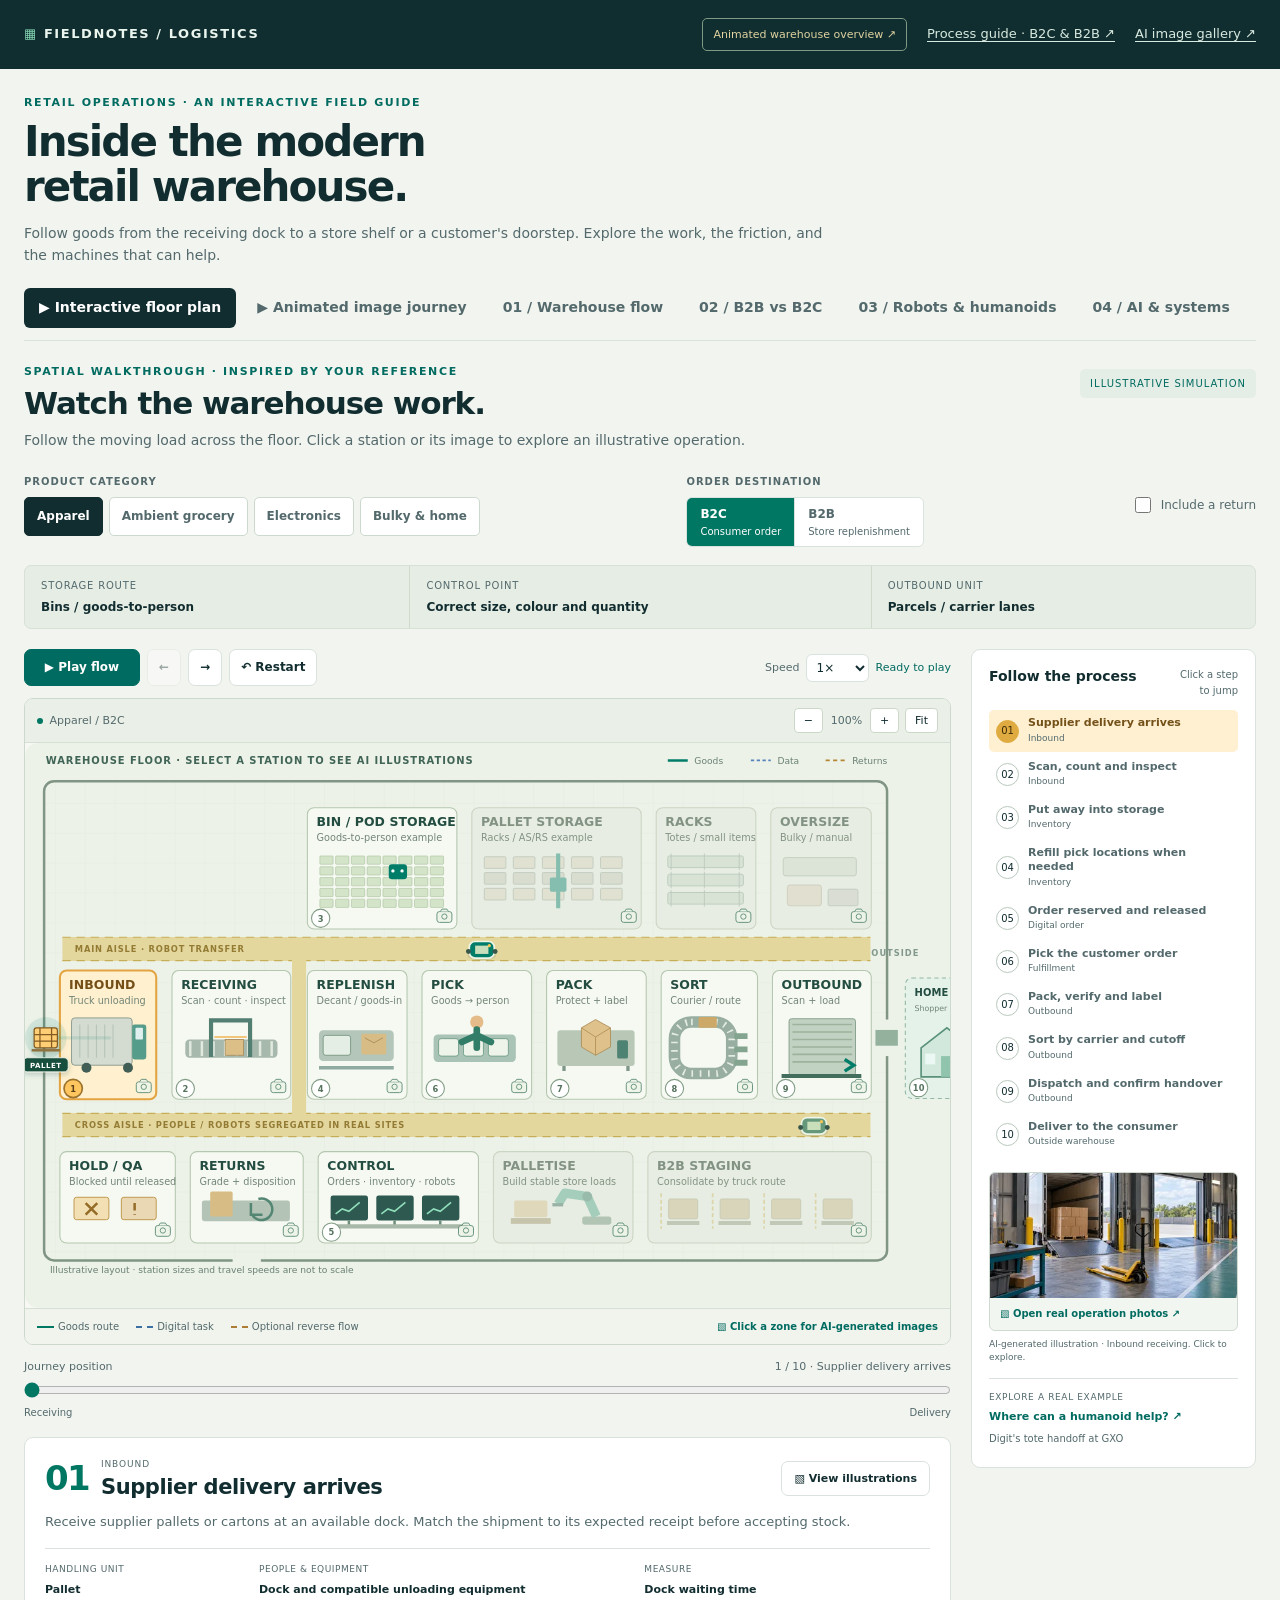
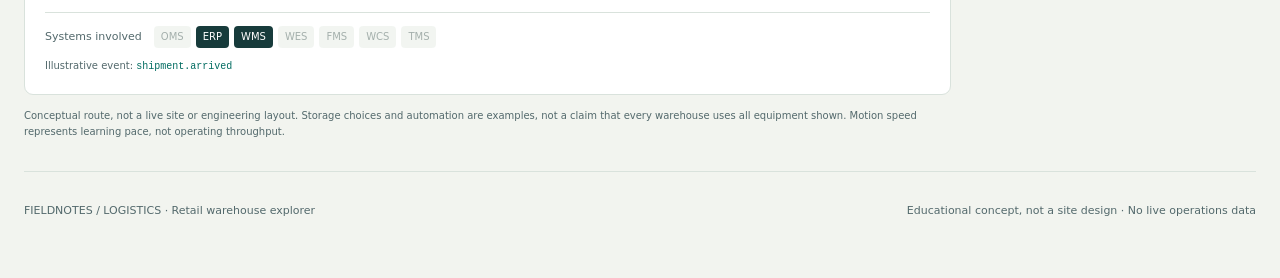
<file: index.html>
<!doctype html>
<html lang="en"><head><meta charset="utf-8"><meta name="viewport" content="width=device-width,initial-scale=1"><meta name="description" content="Explore how a modern retail warehouse serves stores and consumers, where robotics helps, and what humanoids can do."><title>Inside the Modern Retail Warehouse</title>
<style>
:root{color-scheme:light;--ink:#122d30;--sub:#53696c;--bg:#f2f4ef;--paper:#fff;--line:#d9e2dc;--teal:#006b60;--mint:#d9efe6;--amber:#996016;--amberbg:#fff0d5;--blue:#275d9a}*{box-sizing:border-box}body{margin:0;background:var(--bg);color:var(--ink);font-family:Inter,system-ui,-apple-system,Segoe UI,sans-serif;line-height:1.55}button,select{font:inherit}button,a{touch-action:manipulation}button{cursor:pointer}a{color:var(--teal);text-underline-offset:3px}button:focus-visible,a:focus-visible,select:focus-visible{outline:3px solid #de8e25;outline-offset:4px}header{background:#102e30;color:#eaf5ee;padding:18px max(24px,calc((100vw - 1320px)/2));display:flex;align-items:center;justify-content:space-between;gap:20px}.brand{font-weight:750;letter-spacing:.12em;font-size:13px}.brand span{color:#84d5b3}header a{color:#d8e9df;font-size:13px}main{max-width:1368px;margin:auto;padding:36px 24px 60px}.eyebrow{font-size:11px;text-transform:uppercase;letter-spacing:.15em;font-weight:750;color:var(--teal)}h1{font-size:clamp(32px,4vw,53px);line-height:1.08;letter-spacing:-.045em;margin:12px 0 18px;max-width:840px}h2{font-size:25px;line-height:1.2;letter-spacing:-.025em;margin:0 0 12px}h3{font-size:17px;line-height:1.3;margin:0 0 9px}p{margin:0 0 16px}.intro{max-width:820px;color:var(--sub);font-size:16px}.hero{display:flex;justify-content:space-between;gap:30px;align-items:flex-end;margin-bottom:30px}.research-stamp{font-size:12px;color:var(--sub);text-align:right;min-width:160px;padding-bottom:5px}.tabs{display:flex;gap:6px;flex-wrap:wrap;border-bottom:1px solid var(--line);margin-bottom:26px;padding-bottom:12px}.tabs button{background:transparent;border:0;color:var(--sub);padding:9px 15px;border-radius:6px;font-size:14px;font-weight:650}.tabs button[aria-selected=true]{background:var(--ink);color:#fff}.layout{display:grid;grid-template-columns:minmax(0,1.65fr) minmax(310px,1fr);gap:22px}.panel{background:var(--paper);border:1px solid var(--line);border-radius:12px;padding:24px;min-width:0}.topline{display:flex;align-items:center;justify-content:space-between;gap:16px;flex-wrap:wrap}.segment{display:flex;gap:3px;padding:4px;background:#edf1ed;border-radius:8px;flex-wrap:wrap}.segment button{border:0;background:transparent;padding:8px 12px;border-radius:5px;font-size:13px;font-weight:650;color:var(--sub)}.segment button[aria-pressed=true]{background:#fff;color:var(--teal);box-shadow:0 1px 4px #102e3015}.profile{padding:16px 0 18px;color:var(--sub);font-size:13px;border-bottom:1px solid var(--line);margin-bottom:18px}.profile strong{color:var(--ink)}.floor{display:grid;grid-template-columns:repeat(4,minmax(0,1fr));gap:10px;position:relative}.station{min-height:112px;border:1px solid var(--line);border-radius:8px;background:#f6f8f4;text-align:left;padding:12px;position:relative;color:var(--ink);transition:background .15s,transform .15s}.station:hover{background:#e8f3ed;transform:translateY(-2px)}.station[aria-pressed=true]{background:var(--teal);color:white;border-color:var(--teal)}.station .num{font-size:11px;opacity:.7;display:block;margin-bottom:12px}.station .name{font-size:13px;font-weight:700;line-height:1.25;display:block}.station .unit{font-size:11px;opacity:.75;display:block;margin-top:5px}.station .arrow{position:absolute;right:10px;top:10px;opacity:.5}.floor-label{font-size:11px;letter-spacing:.12em;color:var(--sub);text-transform:uppercase;margin:20px 0 10px;display:flex;justify-content:space-between}.flow-line{font-size:12px;color:var(--sub);padding:15px 0 0;line-height:1.7}.flow-line b{color:var(--teal)}.walk{display:flex;align-items:center;justify-content:space-between;gap:10px;border-top:1px solid var(--line);margin-top:18px;padding-top:18px}.btn{border:1px solid var(--line);background:#fff;color:var(--ink);border-radius:7px;padding:8px 12px;font-size:13px;font-weight:650}.btn.primary{background:var(--teal);border-color:var(--teal);color:white}.walk span{font-size:12px;color:var(--sub)}.badge{display:inline-block;font-size:11px;font-weight:700;border-radius:4px;padding:4px 7px;background:var(--mint);color:var(--teal)}.badge.amber{background:var(--amberbg);color:var(--amber)}.detail-title{display:flex;align-items:center;gap:12px;margin:14px 0}.big-num{font-size:35px;font-weight:750;letter-spacing:-.04em;color:#87b3a3}.detail p{font-size:14px;color:var(--sub)}.detail h2{font-size:24px;margin:0}.lens{display:flex;flex-wrap:wrap;gap:6px;margin:18px 0}.lens button{border:1px solid var(--line);border-radius:20px;padding:7px 11px;background:white;font-size:12px;color:var(--sub)}.lens button[aria-pressed=true]{background:var(--ink);color:white;border-color:var(--ink)}.insight{background:#f3f7f2;padding:17px;border-radius:8px;min-height:194px}.insight p{color:var(--ink);margin-bottom:12px}.small-label{font-size:10px;font-weight:750;text-transform:uppercase;letter-spacing:.1em;color:var(--teal);margin-bottom:8px}.measure{padding:16px 0;font-size:12px;color:var(--sub);border-bottom:1px solid var(--line)}.measure b{display:block;color:var(--ink);font-size:13px;margin-top:4px}.source-note{font-size:11px;color:var(--sub);padding-top:14px}.source-note a{margin-right:8px}.callout{border-left:3px solid var(--teal);padding:10px 15px;font-size:13px;background:#e7f1e9;margin-top:20px}.section-intro{max-width:850px;color:var(--sub);margin-bottom:25px}.table-wrap{overflow-x:auto}table{width:100%;border-collapse:collapse;font-size:14px}th{text-align:left;color:var(--sub);font-size:11px;letter-spacing:.07em;text-transform:uppercase;font-weight:700}td,th{padding:15px 16px;border-bottom:1px solid var(--line);vertical-align:top}td:first-child{font-weight:650}table p{margin:0}.grid3{display:grid;grid-template-columns:repeat(3,minmax(0,1fr));gap:18px}.tech{padding:23px;border:1px solid var(--line);border-radius:10px;background:white}.tech p{font-size:13px;color:var(--sub)}.tech .why{color:var(--ink);border-top:1px solid var(--line);padding-top:12px;margin-top:14px}.tag{font-size:11px;text-transform:uppercase;color:var(--teal);letter-spacing:.09em;margin-bottom:12px;font-weight:750}.tech a{font-size:12px}.content-section{margin-top:24px}.architecture{display:grid;gap:9px;margin-top:20px}.layer{display:grid;grid-template-columns:180px 1fr;gap:20px;padding:18px 20px;background:white;border:1px solid var(--line);border-radius:7px;font-size:14px}.layer b{color:var(--teal)}.layer small{display:block;color:var(--sub);font-size:12px}.layer-arrow{text-align:center;color:var(--sub);font-size:12px}.two{display:grid;grid-template-columns:1fr 1fr;gap:20px}.bullets{padding-left:18px;font-size:14px;color:var(--sub)}.bullets li{margin-bottom:10px}.evidence{display:grid;grid-template-columns:1fr 1fr;gap:16px}.evidence article{background:white;padding:22px;border:1px solid var(--line);border-radius:9px}.evidence p{font-size:13px;color:var(--sub)}.evidence a{font-weight:650}.evidence small{display:block;color:var(--sub);font-size:11px;margin-bottom:10px}footer{display:flex;justify-content:space-between;gap:20px;padding-top:30px;margin-top:32px;border-top:1px solid var(--line);font-size:11px;color:var(--sub)}[hidden]{display:none!important}.legend{display:flex;gap:18px;font-size:11px;color:var(--sub);margin-top:15px}.legend span:before{content:'';display:inline-block;width:7px;height:7px;background:var(--teal);border-radius:50%;margin-right:6px}.legend span:last-child:before{background:#bd852b}.return-path{padding:11px 0 0;color:var(--teal);font-size:12px}.section-title{display:flex;align-items:flex-start;justify-content:space-between;gap:20px}.section-title .badge{white-space:nowrap}.disclosure{font-size:12px;color:var(--sub);margin-top:20px}select{padding:9px 12px;border:1px solid var(--line);border-radius:6px;background:white;color:var(--ink);max-width:100%}@media(max-width:1000px){.layout{grid-template-columns:1fr}.grid3{grid-template-columns:1fr 1fr}.hero{align-items:flex-start}.floor{grid-template-columns:repeat(4,minmax(0,1fr))}}@media(max-width:620px){main{padding:25px 16px 40px}header{padding:16px}.hero{display:block}.research-stamp{text-align:left;margin-top:18px}.tabs button{padding:9px 10px;font-size:12px}.floor{grid-template-columns:repeat(2,minmax(0,1fr))}.panel{padding:18px}.grid3,.two,.evidence{grid-template-columns:1fr}.layer{grid-template-columns:1fr;gap:7px}.topline{align-items:flex-start}.walk{flex-wrap:wrap}.walk span{order:3;width:100%}td,th{padding:12px 9px;font-size:12px}.section-title{display:block}.section-title .badge{margin-bottom:15px}footer{display:block}.station{min-height:105px}}@media(prefers-reduced-motion:reduce){*{transition:none!important;scroll-behavior:auto!important}}
</style><link rel="stylesheet" href="journey.css"><link rel="stylesheet" href="floorplan.css"><link rel="stylesheet" href="liveflow.css"><style>header .warehouse-overview-link{color:#e0d3a0;font-size:11px;text-decoration:none;border:1px solid #7f9984;border-radius:5px;padding:7px 10px;margin-left:auto}header{flex-wrap:wrap}</style></head><body>
<header><div class="brand"><span>▦</span> FIELDNOTES / LOGISTICS</div><a class="warehouse-overview-link" href="warehouse-overview.html">Animated warehouse overview ↗</a><a href="warehouse-overview.html#process-guide" class="warehouse-guide-link">Process guide · B2C & B2B ↗</a><a href="image-provenance.html">AI image gallery ↗</a></header>
<main><div class="hero"><div><div class="eyebrow">Retail operations · An interactive field guide</div><h1>Inside the modern<br>retail warehouse.</h1><p class="intro">Follow goods from the receiving dock to a store shelf or a customer's doorstep. Explore the work, the friction, and the machines that can help.</p></div></div>
<nav class="tabs" role="tablist" aria-label="Explorer sections">
<button role="tab" id="tab-liveflow" aria-controls="view-liveflow" aria-selected="true" data-view="liveflow">▶ Interactive floor plan</button>
<button role="tab" id="tab-journey" aria-controls="view-journey" aria-selected="false" data-view="journey">▶ Animated image journey</button>
<button role="tab" id="tab-flow" aria-controls="view-flow" aria-selected="false" data-view="flow">01 / Warehouse flow</button><button role="tab" id="tab-compare" aria-controls="view-compare" aria-selected="false" data-view="compare">02 / B2B vs B2C</button><button role="tab" id="tab-robots" aria-controls="view-robots" aria-selected="false" data-view="robots">03 / Robots & humanoids</button><button role="tab" id="tab-systems" aria-controls="view-systems" aria-selected="false" data-view="systems">04 / AI & systems</button></nav>
<section role="tabpanel" id="view-liveflow" aria-labelledby="tab-liveflow" class="live-floor">
  <div class="lf-heading"><div><div class="eyebrow">Spatial walkthrough · Inspired by your reference</div><h2>Watch the warehouse work.</h2><p>Follow the moving load across the floor. Click a station or its image to explore an illustrative operation.</p></div><span class="lf-concept">ILLUSTRATIVE SIMULATION</span></div>
  <div class="lf-scenario"><div><span class="lf-label">Product category</span><div class="lf-categories" role="group" aria-label="Product category"><button data-lf-category="apparel" aria-pressed="true">Apparel</button><button data-lf-category="grocery" aria-pressed="false">Ambient grocery</button><button data-lf-category="electronics" aria-pressed="false">Electronics</button><button data-lf-category="bulky" aria-pressed="false">Bulky & home</button></div></div><div><span class="lf-label">Order destination</span><div class="lf-channel" role="group" aria-label="Order destination"><button data-lf-channel="b2c" aria-pressed="true">B2C <small>Consumer order</small></button><button data-lf-channel="b2b" aria-pressed="false">B2B <small>Store replenishment</small></button></div></div><div class="lf-scenario-extra"><label class="lf-check"><input id="lf-returns" type="checkbox"> Include a return</label><label id="lf-pallet-label" hidden>Handling <select id="lf-pallet"><option value="mixed">Mixed cases</option><option value="full">Full pallet</option></select></label><label id="lf-disposition-label" hidden>Return decision <select id="lf-disposition"><option value="saleable">Approved for restock</option><option value="hold">Hold for review</option></select></label></div></div>
  <div class="lf-profile"><div><span>Storage route</span><b id="lf-profile-store"></b></div><div><span>Control point</span><b id="lf-profile-rule"></b></div><div><span>Outbound unit</span><b id="lf-profile-out"></b></div></div>
  <div class="lf-workspace"><div class="lf-main-column"><div class="lf-player"><button class="btn primary" id="lf-play" aria-pressed="false">▶ Play flow</button><button class="btn" id="lf-prev" aria-label="Previous process step">←</button><button class="btn" id="lf-next" aria-label="Next process step">→</button><button class="btn" id="lf-reset">↶ Restart</button><label>Speed <select id="lf-speed"><option value="0.65">Slow</option><option value="1" selected>1×</option><option value="1.8">Fast</option></select></label><span id="lf-state-label">Ready to play</span></div>
  <div class="lf-map-shell"><div class="lf-map-toolbar"><span><span class="lf-dot"></span> <span id="lf-map-label">Apparel / B2C</span></span><div><button id="lf-zoom-out" aria-label="Zoom floor plan out">−</button><span id="lf-zoom-label">100%</span><button id="lf-zoom-in" aria-label="Zoom floor plan in">+</button><button id="lf-fit">Fit</button></div></div><div class="lf-map-scroll" id="lf-map-scroll" role="region" aria-label="Interactive warehouse floor plan; scroll horizontally or use zoom controls"><div class="wf-floor-host" id="lf-canvas"></div></div><div class="lf-map-key"><span><i></i>Goods route</span><span class="lf-key-data"><i></i>Digital task</span><span class="lf-key-return"><i></i>Optional reverse flow</span><span class="lf-key-photo">▧ Click a zone for AI-generated images</span></div></div>
  <div class="lf-scrub"><label for="lf-scrub">Journey position <span id="lf-counter"></span></label><input id="lf-scrub" type="range" min="0" max="1000" value="0" step="1"><div><span>Receiving</span><span id="lf-scrub-end">Delivery</span></div></div>
  <article class="lf-detail" aria-labelledby="lf-detail-title"><div class="lf-step-heading"><span id="lf-number">01</span><div><div class="lf-phase" id="lf-phase"></div><h3 id="lf-detail-title"></h3></div><button class="btn" id="lf-open-photo">▧ View illustrations</button></div><p id="lf-detail-text"></p><div class="lf-detail-grid"><div><span>Handling unit</span><b id="lf-unit"></b></div><div><span>People & equipment</span><b id="lf-equipment"></b></div><div><span>Measure</span><b id="lf-kpi"></b></div></div><div class="lf-systems"><span>Systems involved</span><div id="lf-systems"></div></div><p class="lf-event">Illustrative event: <code id="lf-event"></code></p></article>
  <p class="lf-footnote">Conceptual route, not a live site or engineering layout. Storage choices and automation are examples, not a claim that every warehouse uses all equipment shown. Motion speed represents learning pace, not operating throughput.</p></div>
  <aside class="lf-sidebar"><div class="lf-side-heading"><h3>Follow the process</h3><span>Click a step to jump</span></div><ol id="lf-step-list" class="lf-step-list"></ol><button id="lf-photo-preview" class="lf-photo-preview"><img id="lf-thumb" alt="" width="500" height="280"><span>▧ Open real operation photos ↗</span></button><p class="lf-caption" id="lf-thumb-caption"></p><button id="lf-humanoid" class="lf-humanoid"><span>Explore a real example</span><b>Where can a humanoid help? ↗</b><small>Digit's tote handoff at GXO</small></button></aside></div>
  <span class="sr-only" id="lf-announcement" aria-live="polite" role="status"></span>
  <dialog id="lf-photo-dialog" class="lf-dialog" aria-labelledby="lf-modal-title"><div class="lf-dialog-head"><div><span id="lf-photo-match" class="lf-label">AI-generated · Equipment illustration</span><h2 id="lf-modal-title"></h2></div><button id="lf-modal-close" class="btn" aria-label="Close photo detail">✕ Close</button></div><div class="lf-modal-grid"><div class="lf-photo-pane"><img id="lf-modal-photo" alt="" width="1400" height="850"><div class="lf-modal-photo-nav"><button class="btn" id="lf-photo-prev" aria-label="Previous AI-generated image">←</button><span id="lf-photo-count"></span><button class="btn" id="lf-photo-next" aria-label="Next AI-generated image">→</button></div><p id="lf-modal-context"></p><a id="lf-modal-credit" target="_blank" rel="noopener"></a></div><div class="lf-modal-notes"><p id="lf-modal-explain"></p><h3>Where it hurts</h3><p id="lf-modal-pain"></p><h3>How robotics helps</h3><p id="lf-modal-robot"></p><div class="lf-modal-truth">These are AI-generated illustrations created with ChatGPT. The floor-plan animation combines examples for explanation; it does not depict one actual facility.</div></div></div></dialog>
</section>

<section role="tabpanel" id="view-journey" aria-labelledby="tab-journey" class="tour" hidden>
  <div class="tour-head"><div><div class="eyebrow">Follow the goods</div><h2>A warehouse journey, in motion.</h2><p>AI-generated illustrations. One simple route. Press play or click any picture to follow goods from a supplier to a customer—and see what happens if they come back.</p></div><div class="segment tour-channels" role="group" aria-label="Animated journey destination"><button data-tour-channel="b2c" aria-pressed="true">B2C · To a shopper</button><button data-tour-channel="b2b" aria-pressed="false">B2B · To a store</button></div></div>
  <div class="tour-controls"><button type="button" class="btn primary play" id="tour-play" aria-pressed="false">▶ Play journey</button><button type="button" class="btn tour-button-previous" id="tour-prev" aria-label="Previous image stage">← Back</button><button type="button" class="btn" id="tour-next" aria-label="Next image stage">Next →</button><span id="tour-counter" class="tour-control-note">1 of 10</span><label>Speed <select id="tour-speed"><option value="0.6">Slower</option><option value="1" selected>Normal</option><option value="1.8">Faster</option></select></label><span id="tour-status" class="tour-control-note" aria-live="polite"></span></div>
  <div class="tour-stage">
    <figure class="tour-picture"><img id="tour-photo" alt="" width="1000" height="620" fetchpriority="high"><div class="tour-photo-top"><span id="tour-stage-badge">01 / Receiving</span><span class="tour-phase" id="tour-phase">INSIDE THE WAREHOUSE</span></div><div class="tour-parcel" id="tour-parcel"><span class="cube" aria-hidden="true">▣</span><span id="tour-load">Supplier carton</span></div><span class="tour-bubble" id="tour-action"></span><figcaption><strong id="tour-title"></strong><p id="tour-caption"></p></figcaption></figure>
    <div class="tour-detail"><div class="small-label" id="tour-channel-label">B2C · Direct to consumer</div><h3 id="tour-detail-title"></h3><p id="tour-explain"></p><div class="tour-handoff"><div><small>Arrives as</small><b id="tour-input"></b></div><span aria-hidden="true">→</span><div><small>Leaves as</small><b id="tour-output"></b></div></div><div class="tour-lenses" role="group" aria-label="Process stage insight"><button data-tour-lens="work" aria-pressed="true">People & work</button><button data-tour-lens="pain" aria-pressed="false">Pain point</button><button data-tour-lens="robot" aria-pressed="false">Robotics</button></div><div class="tour-observation" id="tour-insight" aria-live="polite"></div><div class="tour-credit"><span id="tour-photo-context"></span><a id="tour-credit" target="_blank" rel="noopener"></a></div></div>
    <div class="tour-progress" role="progressbar" aria-label="Journey playback" aria-valuemin="0" aria-valuemax="100" aria-valuenow="0"><div id="tour-progress"></div></div>
  </div>
  <div class="tour-map-head"><h3>The whole process at a glance</h3><span>Click an image to jump to that step</span></div>
  <div class="tour-order"><strong>DIGITAL ORDER FLOW</strong><span>Shopper / store order</span><span aria-hidden="true">⇢</span><span>Reserve stock & release task</span><span aria-hidden="true">⇢</span><strong>Joins physical goods at 05 · Pick</strong></div>
  <div class="tour-map-wrap" id="tour-map-wrap"><svg class="tour-connectors" id="tour-lines" aria-hidden="true"></svg><div class="tour-map" id="tour-map" aria-label="Ten illustrated process steps"></div><div class="tour-mover" id="tour-mover" aria-hidden="true"></div></div>
  <div class="tour-key"><span><i></i>Physical goods</span><span class="data"><i></i>Digital instructions</span><span class="optional"><i></i>Optional returns / restock</span></div>
  <div class="tour-loop"><span>↶ 10 · Disposition</span><span>Saleable only → inventory update →</span><button class="tour-helper" id="tour-restock">03 · Back to storage</button></div>
  <span class="sr-only" id="tour-announcement" role="status" aria-live="polite"></span>
  <div class="tour-finish"><span id="tour-outcome">The route is illustrative. Real operations can overlap; replenishment happens only when needed.</span><button class="tour-helper" id="tour-restart">↶ Restart</button></div>
  <div class="tour-truth">Images are AI-generated illustrations of fictional warehouse scenes. Moving parcels, arrows and stage labels are explanatory overlays, not footage or evidence of an operating warehouse. Playback speed is for learning, not a throughput estimate. Delivery is outside the warehouse; returns are optional.</div>
  <details class="tour-photo-details"><summary>Image provenance & how to read this journey</summary><p>Supplier goods can be picked directly from storage in some operations. Damaged receipts go on hold. Returned goods become available again only after inspection and an inventory update. Humanoid tote handling is a narrow commercial use case—not evidence of a fully autonomous warehouse.</p><ul id="tour-photo-credits"></ul></details>
</section>

<section role="tabpanel" id="view-flow" aria-labelledby="tab-flow" hidden><div class="layout"><div class="panel"><div class="topline"><h2>One building. Different journeys.</h2><div class="segment" role="group" aria-label="Fulfillment channel"><button data-channel="b2b" aria-pressed="false">B2B</button><button data-channel="b2c" aria-pressed="true">B2C</button><button data-channel="omni" aria-pressed="false">Omnichannel</button></div></div><div class="profile" id="profile"></div><div class="floor-label"><span>Inbound → Inventory → Fulfillment</span><span>Click a stage</span></div><div class="floor" id="floor" aria-label="Warehouse process stages"></div><div class="flow-line" id="flow-line"></div><div class="return-path">↶ Returns: inspect → restock, repair, quarantine or approved disposal. Only saleable stock rejoins inventory.</div><div class="walk"><button class="btn" id="prev">← Previous stage</button><span id="step-count"></span><button class="btn primary" id="next">Next stage →</button></div><div class="callout" id="channel-note"></div></div><aside class="panel detail" aria-label="Selected stage details"><span class="badge" id="stage-group"></span><div class="detail-title"><span class="big-num" id="detail-num"></span><h2 id="detail-title"></h2></div><p id="detail-summary"></p><div class="lens" role="group" aria-label="Stage perspective"><button data-lens="work" aria-pressed="true">The work</button><button data-lens="pain" aria-pressed="false">Pain point</button><button data-lens="robot" aria-pressed="false">Robotics</button><button data-lens="humanoid" aria-pressed="false">Humanoid</button></div><div class="insight" aria-live="polite" id="insight"></div><div class="measure"><span>Measure whether it helps</span><b id="metric"></b></div></aside></div><p class="disclosure">Conceptual process model, not a physical site layout or live digital twin. Steps may overlap; cross-docking can bypass storage. Example orders are illustrative.</p></section>
<section role="tabpanel" id="view-compare" aria-labelledby="tab-compare" hidden><h2>Same stock, different promises.</h2><p class="section-intro">B2B serves stores, distributors and business buyers. B2C serves the end consumer. Order size is a common pattern, not a strict definition: a business can also order one item.</p><div class="panel table-wrap"><table><thead><tr><th>Dimension</th><th>B2B · Store & wholesale</th><th>B2C · Consumer fulfillment</th></tr></thead><tbody><tr><td>Illustrative order</td><td>A store requests 40 cases of shampoo, sequenced for its aisles.</td><td>A shopper orders one shampoo and two other products in one parcel.</td></tr><tr><td>Handling unit</td><td>Often full pallets, cases and mixed-case pallets.</td><td>Usually eaches: individual units picked into totes.</td></tr><tr><td>Order release</td><td>Scheduled replenishment; delivery appointments; route-based waves.</td><td>Frequent small orders; priority by customer promise and carrier cutoff.</td></tr><tr><td>Picking</td><td>Case/pallet picking, store allocation and aisle sequencing.</td><td>Batch/zone or goods-to-person picking; consolidate items for each order.</td></tr><tr><td>Packing & dispatch</td><td>Stable pallets, retailer labels, advance shipment notices, freight loads.</td><td>Right-size cartons, item verification, parcel labels and carrier sortation.</td></tr><tr><td>Main pain points</td><td>Heavy handling, wrong store quantities, unstable pallets, missed slots and retailer penalties.</td><td>Walking, SKU confusion, promotion peaks, pack queues, returns and missed parcel cutoffs.</td></tr><tr><td>Typical automation fit</td><td>Pallet AS/RS, autonomous forklifts, case shuttles and palletising arms.</td><td>Bin AS/RS, picking AMRs, selective robotic piece picking and sorters.</td></tr><tr><td>Key outcome</td><td>On time in full (OTIF), damage rate, cost per case.</td><td>Order accuracy, on-time ship rate, cost per order, return-to-stock time.</td></tr></tbody></table></div><div class="callout">Omnichannel challenge: a promotion and a store replenishment run can compete for the same units. Reserve inventory once, keep case-to-each conversions correct, and allocate capacity by delivery promise.</div></section>
<section role="tabpanel" id="view-robots" aria-labelledby="tab-robots" hidden><div class="section-title"><div><h2>Choose the task before the robot.</h2><p class="section-intro">Transport, storage and manipulation are different jobs. Technology fit depends on item geometry, order mix, peak demand and the building.</p></div><label>Explore <select id="robot-filter"><option value="all">All technologies</option><option value="b2b">B2B priorities</option><option value="b2c">B2C priorities</option><option value="humanoid">Humanoid opportunity</option></select></label></div><div class="grid3" id="robot-grid"></div><div class="content-section two"><div class="panel"><span class="badge amber">Humanoids · Early commercial, narrow tasks</span><h3 style="margin-top:16px">Where a human-shaped robot could help</h3><p>A repetitive tote transfer between an existing mobile robot and conveyor is a concrete example. Human-height workstations can reduce the need to redesign every handoff.</p><p>The same task may be better served by a fixed arm, conveyor or wheeled mobile manipulator. Compare the complete work cycle, recovery effort and operating cost.</p></div><div class="panel"><h3>What the evidence does not establish</h3><ul class="bullets"><li>Reliable handling of every SKU, deformable bag, damaged carton or unexpected obstacle.</li><li>Site-specific uptime, intervention rate, battery autonomy or cost per successful transfer.</li><li>Safe unrestricted work beside people. The exact application needs its own assessed safeguards.</li></ul><p class="disclosure">Pilot gate: use real items and peak duty cycles; log successful transfers, drops, interventions, recovery time, availability and total cost. Compare against a simpler automation baseline.</p></div></div></section>
<section role="tabpanel" id="view-systems" aria-labelledby="tab-systems" hidden><h2>The software makes the machines a warehouse.</h2><p class="section-intro">This is a reference design, not a mandatory vendor stack. Some products combine roles. The essential rule is clear ownership of orders, stock, task execution and machine safety.</p><div class="architecture"><div class="layer"><b>Commerce / ERP / OMS<small>Customer promise & allocation</small></b><span>Stores, marketplaces and web orders arrive here. The order management system (OMS) routes demand and reserves availability; enterprise resource planning (ERP) manages commercial records.</span></div><div class="layer-arrow">↓ Order release and allocation · ↑ Shipment status and availability</div><div class="layer"><b>WMS<small>Warehouse management system</small></b><span>Owns warehouse inventory locations and stock movements. Directs receiving, putaway, replenishment, picking and shipping. A scanned or confirmed movement updates the inventory ledger.</span></div><div class="layer-arrow">↓ Executable work · ↑ Completed, short-picked or failed</div><div class="layer"><b>WES / WCS / Fleet managers<small>Coordinate execution</small></b><span>A warehouse execution system (WES) balances queues and workstations; a warehouse control system (WCS) manages equipment flow; fleet managers dispatch robots. Define who sequences each resource.</span></div><div class="layer-arrow">↓ Machine commands · ↑ Position, health and completion events</div><div class="layer"><b>Robot controllers / PLCs<small>Physical execution & safety</small></b><span>Motion, sensors and local control execute the task. Safety-rated controls enforce stops and interlocks independently of generative AI and cloud availability.</span></div></div><div class="content-section two"><div class="panel"><h3>Where AI is useful</h3><ul class="bullets"><li>Forecast order demand and recommend replenishment or slotting.</li><li>Use vision to detect labels, item identity or possible damage within validated limits.</li><li>Suggest labor and queue adjustments; explain exceptions to supervisors.</li><li>Flag equipment anomalies from telemetry for maintenance review.</li></ul><p class="disclosure">These are application patterns; benefit and model accuracy need site validation.</p></div><div class="panel"><h3>What must work before AI</h3><ul class="bullets"><li>Correct SKU dimensions, weights, case sizes, barcodes and locations.</li><li>One authoritative inventory record and reliable task acknowledgements.</li><li>Duplicate-safe events, retries and reconciliation after a network outage.</li><li>Explicit human recovery for short picks, damaged stock, jams and robot failures.</li></ul></div></div></section>

<footer><span>FIELDNOTES / LOGISTICS · Retail warehouse explorer</span><span>Educational concept, not a site design · No live operations data</span></footer></main>
<script>

const steps=[
{name:'Receive & inspect',group:'Inbound',unit:['Cases / pallets','Cartons / units','Shared inbound'],summary:'Goods arrive from suppliers. Identify, count and inspect before they become available stock.',work:['Match the purchase order and advance shipment notice (ASN); verify cases, pallets, batch and expiry where relevant.','Scan cartons and product identifiers; confirm sellable units and capture dimensions for downstream handling.','Receive into one stock ledger; keep pallet, case and each quantities consistent before allocating to channels.'],pain:'Missing shipment data, damaged cartons and unreadable labels cause dock queues and inventory errors.',robot:'Scanners and vision can identify goods; a box-unloading robot can reduce repetitive lifting for suitable floor-loaded cartons. Pallet loads need different handling.',humanoid:'Potential: repetitive carton or tote transfers at a dock handoff. Variable truck interiors, damaged loads and mixed heavy goods make this an application to validate, not an assumed capability.',human:'People resolve quantity differences, inspect damage and quarantine questionable stock.',metric:'Dock-to-stock time · Receipt accuracy · Damage rate',refs:[1,3]},
{name:'Put away & store',group:'Inventory',unit:['Pallet reserve','Bins / shelves','Shared reserve'],summary:'Move accepted goods into a known location and record the movement.',work:['Directed putaway places pallets or cases in reserve racks, considering weight, stock rotation and future store demand.','Store units in shelves or totes. Goods-to-person storage can bring the required bin to a workstation later.','Use shared reserve stock with channel-aware pick locations; avoid keeping duplicate, inconsistent inventory records.'],pain:'Long travel, poor slotting, unused vertical space and unrecorded moves reduce capacity and stock accuracy.',robot:'Autonomous forklifts move compatible pallets. Bin, case or pallet automated storage and retrieval systems (AS/RS) use different storage units; choose one for the real SKU profile.',humanoid:'Limited role in dense automated storage. A tote-transfer handoff may be feasible, but climbing racks or replacing an AS/RS is not established by the cited warehouse deployment.',human:'People manage oversized items, storage exceptions and equipment recovery.',metric:'Putaway time · Inventory-location accuracy · Usable storage capacity',refs:[1,2,7]},
{name:'Replenish pick faces',group:'Inventory',unit:['Cases to pick face','Units to pick bins','Reserve → both flows'],summary:'Keep the active picking locations stocked before orders reach them.',work:['Bring reserve cases or pallets forward for store picking without blocking outbound traffic.','Refill high-demand bins before consumer order queues drain them; respect batch and expiry rules.','Balance reserve stock between case picking and each picking so one channel does not starve the other.'],pain:'The system shows stock in the building, but the picker sees an empty location. Urgent replenishment creates congestion.',robot:'AMRs move totes and cases; automated storage can retrieve stock. Software decides when and how much to replenish.',humanoid:'Candidate: repeatable tote loading at a human-height replenishment point. Evaluate the complete cycle against a conveyor or fixed arm.',human:'People resolve mismatches, damaged containers and priority conflicts.',metric:'Pick-face stockouts · Replenishment latency · Emergency moves',refs:[1,7]},
{name:'Release & allocate',group:'Fulfillment',unit:['Store / route waves','Promise-based orders','Shared capacity rules'],summary:'Turn customer demand into a prioritized warehouse work queue.',work:['Release replenishment orders by store, route and delivery appointment; reserve the right quantities.','Prioritize orders by delivery promise and carrier cutoff. Group compatible picks while retaining each order identity.','Reserve shared units once and balance store waves against consumer deadlines; apply explicit priority rules.'],pain:'Bad inventory data, overselling and poorly timed waves overload picking or packing and miss delivery promises.',robot:'This is primarily an OMS/WMS/WES job. Robot capacity and workstation queues inform work release; adding robot hardware alone will not fix allocation.',humanoid:'No direct advantage in deciding order allocation. A humanoid is physical equipment, not a substitute for order management.',human:'Supervisors handle shortages, service priorities and release exceptions.',metric:'Release-to-dispatch time · Backlog age · Allocation exceptions',refs:[0,1]},
{name:'Pick the order',group:'Fulfillment',unit:['Pallets / cases','Individual units','Parallel picking modes'],summary:'Retrieve the correct products and quantities for the destination order.',work:['Pick full cases or pallets. Mixed-case store orders may need sequencing for aisles and pallet stability.','Pick individual SKUs into order totes, directly or through batch/zone picking and later consolidation.','Run case and each picking in parallel, using the same stock rules and correct units of measure.'],pain:'Walking, fatigue, similar-looking SKUs, short picks and uneven workstation queues constrain output.',robot:'Goods-to-person brings bins or shelves to the picker. Assisted picking AMRs move totes. Robotic arms pick compatible items; the human or arm still performs the actual grasp.',humanoid:'Possible future role at existing pick stations. The cited Digit task is tote movement, not unrestricted piece picking; test actual item variety and recovery effort.',human:'People handle difficult items, verify exceptions and resolve short picks.',metric:'Lines per labor hour · Pick accuracy · Short-pick rate',refs:[1,2,4]},
{name:'Consolidate & pack',group:'Fulfillment',unit:['Store-ready pallets','Verified parcels','Two packing streams'],summary:'Bring order lines together, verify them and protect the goods for transit.',work:['Consolidate by store; build stable mixed-case pallets, apply retailer labels and stretch wrap.','Combine multi-zone picks, verify items and quantities, choose a carton and add the parcel label.','Keep pallet and parcel packing distinct while sharing stock and order status. Prevent totes crossing into the wrong destination.'],pain:'Missing lines, packing queues, wrong cartons, excess void fill, damaged goods and unstable pallets.',robot:'Palletising arms stack compatible cases; carton erectors, right-sizing and automated bagging support parcel lines. Vision and weighing help check the packed order.',humanoid:'Potential: repetitive tote presentation or simple station feeding. Delicate wrapping, arbitrary item orientation and complex kitting require task-specific proof.',human:'People handle fragile products, complex kits, exceptions and final quality decisions.',metric:'Pack queue time · Cost per packed order/case · Damage and verification failures',refs:[0,1,5]},
{name:'Sort & dispatch',group:'Outbound',unit:['Route / store loads','Carrier / service lanes','Freight + parcel docks'],summary:'Send the verified shipment to the correct carrier, route or store.',work:['Stage by route and delivery slot; verify loaded pallets and issue shipment documents and advance notices.','Sort parcels by carrier/service, scan handover and transmit tracking updates to the customer channel.','Coordinate freight appointments and parcel collections without allowing one stream to block the other.'],pain:'Wrong-lane shipments, missed cutoffs, dock congestion and discrepancies between the system and the physical load.',robot:'Conveyors and sorters route parcels; transport AMRs move carts; autonomous forklifts may handle compatible pallets. Transport planning software manages carrier and load choices.',humanoid:'Candidate: standardized container handoffs. High-rate sortation and heavy pallet movement generally favor purpose-built systems.',human:'People resolve jams, label failures, loading exceptions and carrier disputes.',metric:'On-time ship rate · Mis-sort rate · B2B on-time-in-full delivery',refs:[0,1,7]},
{name:'Returns & recovery',group:'Reverse flow',unit:['Bulk / retailer returns','Consumer parcels','Inspect → rejoin stock'],summary:'Authorize the return, identify its condition and decide its next destination.',work:['Reconcile bulk returns, overstocks or rejected deliveries; inspect quantity, damage and return authorization.','Match a returned parcel to its order; inspect completeness and condition before refund and inventory disposition.','Apply consistent grading and ownership; release only approved sellable units back to shared stock.'],pain:'Unpredictable packaging, missing parts, fraud, slow grading and delays before stock becomes saleable again.',robot:'Scanners, vision assistance and sortation can route known categories. Handling and condition assessment are more variable than outbound tote movement.',humanoid:'Exploratory: moving standardized return totes. Opening arbitrary packages and reliably judging product condition are not established by the cited tote-transfer evidence.',human:'People decide ambiguous condition, refund exceptions, repair and approved disposal.',metric:'Return-to-stock time · Grading accuracy · Recovery value',refs:[0,1]}
];
const technologies=[
{name:'Mobile robots (AMRs)',fit:['b2b','b2c'],tag:'Transport · Established deployments',text:'Move totes, shelves, carts or other compatible loads. Assisted picking systems reduce walking between picks.',why:'Best question: how much travel can disappear without creating queues at handoffs?',ref:7},
{name:'Automated storage (AS/RS)',fit:['b2b','b2c'],tag:'Storage · Established deployments',text:'Retrieve bins, cases or pallets from dense storage. Goods-to-person is a workflow; AS/RS is one way to enable it.',why:'Best question: do item dimensions, peak retrieval rate and growth fit the design?',ref:2},
{name:'Forklifts & palletising arms',fit:['b2b'],tag:'Pallet / case handling · Task dependent',text:'Automate compatible pallet transport or repeatable case stacking. Mixed-case pallets add stability and sequencing constraints.',why:'Best question: can the load, rack tolerance and traffic arrangement be made consistent?',ref:1},
{name:'Robotic piece picking',fit:['b2c'],tag:'Manipulation · Constrained SKU sets',text:'Vision, grippers and sometimes force sensing pick and stow individual items. Different surfaces and shapes need validation.',why:'Best question: what fraction of the actual SKU mix succeeds, including retries?',ref:4},
{name:'Unloaders, sorters & packing',fit:['b2b','b2c'],tag:'Material flow · Application specific',text:'Box unloaders reduce repetitive unloading. Sorters, carton machinery and packaging automation address different downstream bottlenecks.',why:'Best question: will the next station absorb the faster flow at peak?',ref:3},
{name:'Humanoid mobile manipulators',fit:['humanoid'],tag:'Early commercial · Narrow tasks',text:'Combine movement and arm handling in a human-shaped form. Digit has commercially transferred totes between AMRs and a conveyor at GXO.',why:'Best question: is this better than a fixed arm, conveyor or wheeled manipulator for the full shift?',ref:5}
];
let state={channel:'b2c',step:0,lens:'work',view:'liveflow'};
const $=s=>document.querySelector(s);const channels={b2b:{i:0,label:'B2B · Retail replenishment',description:'Stores and business customers · Often cases & pallets · Scheduled delivery slots',note:'Example journey: supplier pallet → reserve rack → case picking → store-ready pallet → retail outlet. Shelf replenishment happens after delivery.'},b2c:{i:1,label:'B2C · Direct to consumer',description:'Individual shoppers · Each picking & parcels · Carrier cutoffs and delivery promises',note:'Example journey: supplier carton → bin storage → three individual picks → one parcel → consumer doorstep. Carrier delivery follows warehouse dispatch.'},omni:{i:2,label:'Omnichannel · Both journeys',description:'Shared inventory · Case and each picking · Explicit stock and capacity allocation',note:'The building shares inbound and reserve inventory, then branches into store/pallet and consumer/parcel flows. Picking and packing resources may be separate.'}};
function esc(s){return s.replace(/[&<>"']/g,c=>({'&':'&amp;','<':'&lt;','>':'&gt;','"':'&quot;',"'":'&#39;'}[c]));}
function cite(){return '';}
function render(){const c=channels[state.channel],s=steps[state.step];document.querySelectorAll('[data-channel]').forEach(b=>b.setAttribute('aria-pressed',b.dataset.channel===state.channel));$('#profile').innerHTML=`<strong>${c.label}</strong><br>${c.description}`;$('#channel-note').textContent=c.note;$('#floor').innerHTML=steps.map((x,i)=>`<button class="station" data-step="${i}" aria-pressed="${state.step===i}" aria-label="Stage ${i+1}: ${x.name}"><span class="num">${String(i+1).padStart(2,'0')} / ${x.group}</span><span class="arrow" aria-hidden="true">${i===7?'↶':'→'}</span><span class="name">${x.name}</span><span class="unit">${x.unit[c.i]}</span></button>`).join('');$('#flow-line').innerHTML=steps.map((x,i)=>i===state.step?`<b>${i+1}. ${x.name}</b>`:`${i+1}. ${x.name}`).join(' → ');$('#step-count').textContent=`Stage ${state.step+1} of ${steps.length}`;$('#prev').disabled=state.step===0;$('#next').textContent=state.step===7?'Back to receiving ↶':'Next stage →';$('#stage-group').textContent=s.group;$('#detail-num').textContent=String(state.step+1).padStart(2,'0');$('#detail-title').textContent=s.name;$('#detail-summary').textContent=s.summary;document.querySelectorAll('[data-lens]').forEach(b=>b.setAttribute('aria-pressed',b.dataset.lens===state.lens));const title={work:'What happens here',pain:'Where the process hurts',robot:'What automation changes',humanoid:'Where humanoids might fit'}[state.lens];const text=state.lens==='work'?s.work[c.i]:s[state.lens];$('#insight').innerHTML=`<div class="small-label">${title}</div><p>${esc(text)}</p><div class="small-label">Human role</div><p style="margin-bottom:0">${esc(s.human)}</p>`;$('#metric').textContent=s.metric;}
function showView(view){state.view=view;document.querySelectorAll('[data-view]').forEach(b=>b.setAttribute('aria-selected',b.dataset.view===view));document.querySelectorAll('[role=tabpanel]').forEach(p=>p.hidden=p.id!=='view-'+view);}
function renderRobots(){const f=$('#robot-filter').value;$('#robot-grid').innerHTML=technologies.filter(t=>f==='all'||t.fit.includes(f)).map(t=>`<article class="tech"><div class="tag">${t.tag}</div><h3>${t.name}</h3><p>${t.text}</p><p class="why">${t.why}</p>${cite(t.ref)}</article>`).join('');}
document.querySelectorAll('[data-view]').forEach(b=>b.addEventListener('click',()=>showView(b.dataset.view)));document.querySelectorAll('[data-channel]').forEach(b=>b.addEventListener('click',()=>{state.channel=b.dataset.channel;render();}));document.querySelectorAll('[data-lens]').forEach(b=>b.addEventListener('click',()=>{state.lens=b.dataset.lens;render();}));$('#floor').addEventListener('click',e=>{const b=e.target.closest('[data-step]');if(b){state.step=Number(b.dataset.step);render();}});$('#prev').addEventListener('click',()=>{state.step=Math.max(0,state.step-1);render();});$('#next').addEventListener('click',()=>{state.step=(state.step+1)%8;render();});$('#robot-filter').addEventListener('change',renderRobots);render();renderRobots();
</script><script src="photo-sources.js"></script><script src="journey.js"></script><script src="floorplan.js"></script><script src="liveflow.js"></script></body></html>
</file>
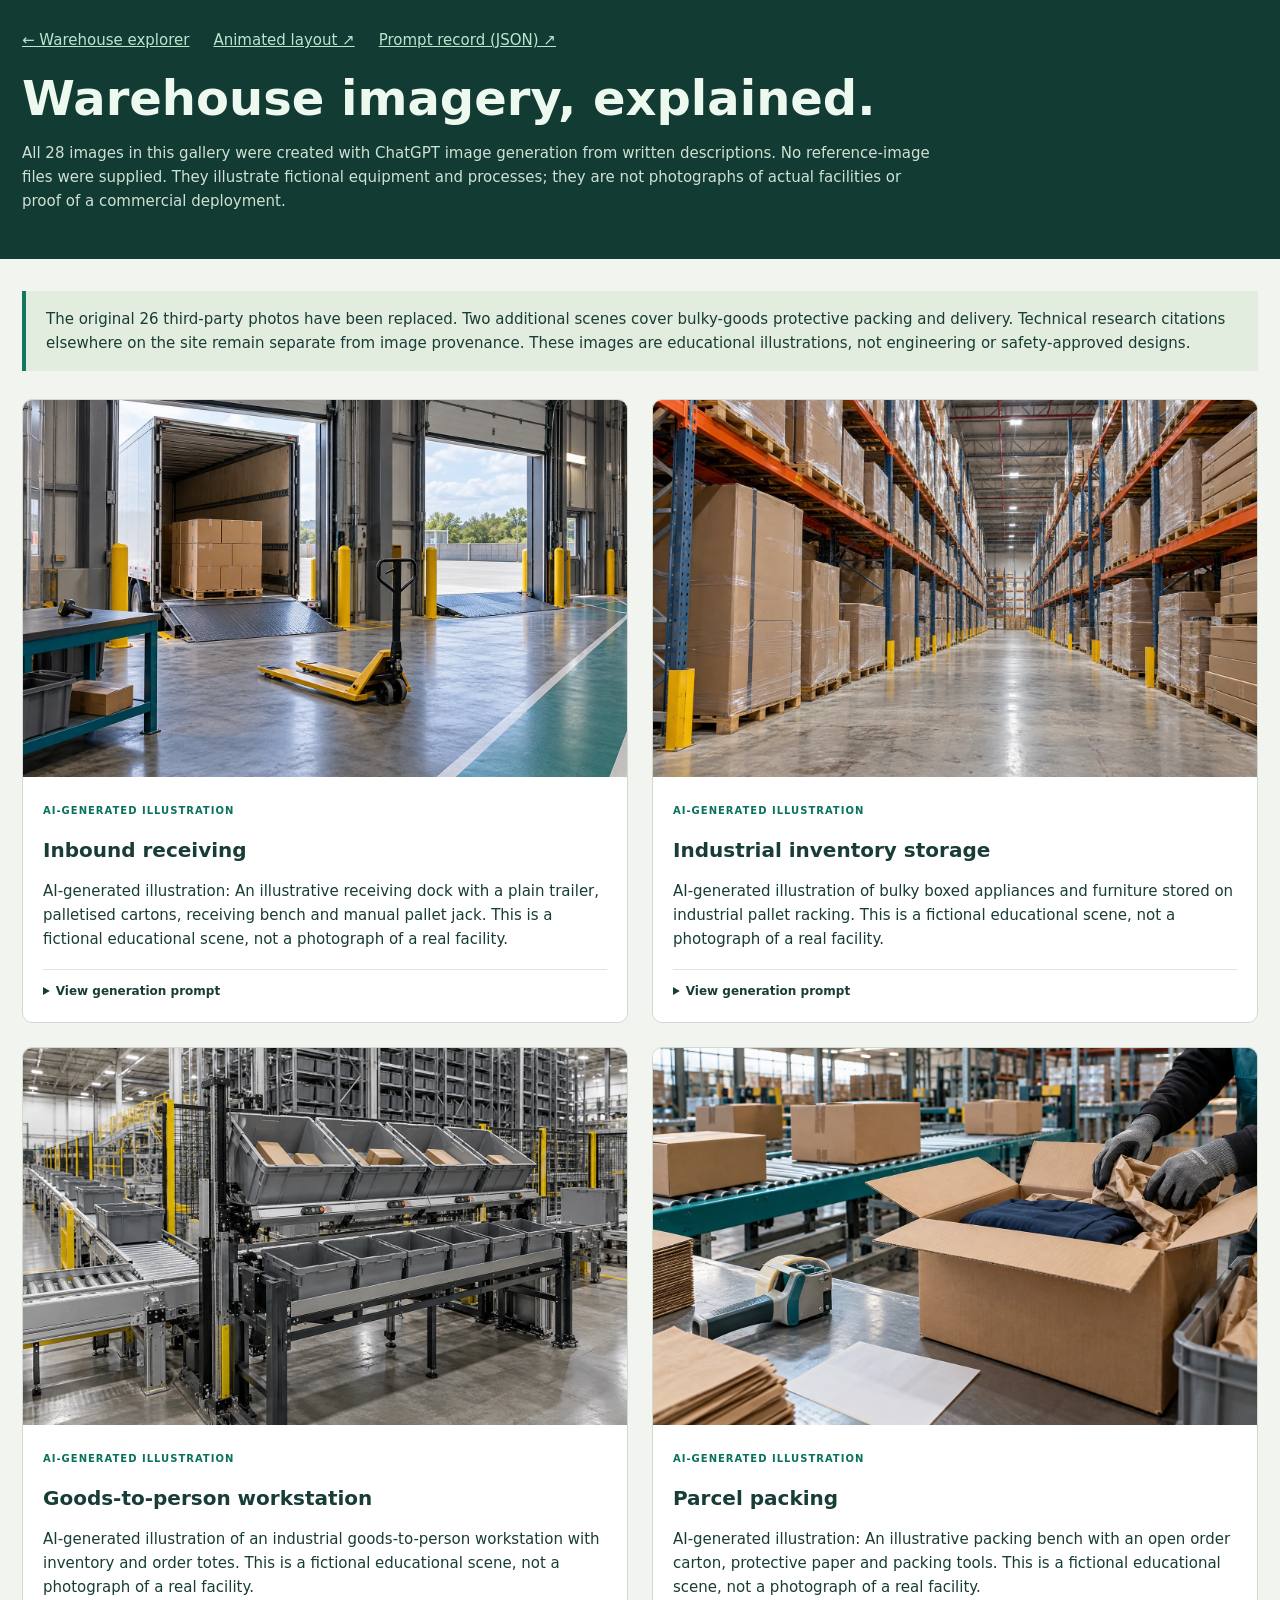
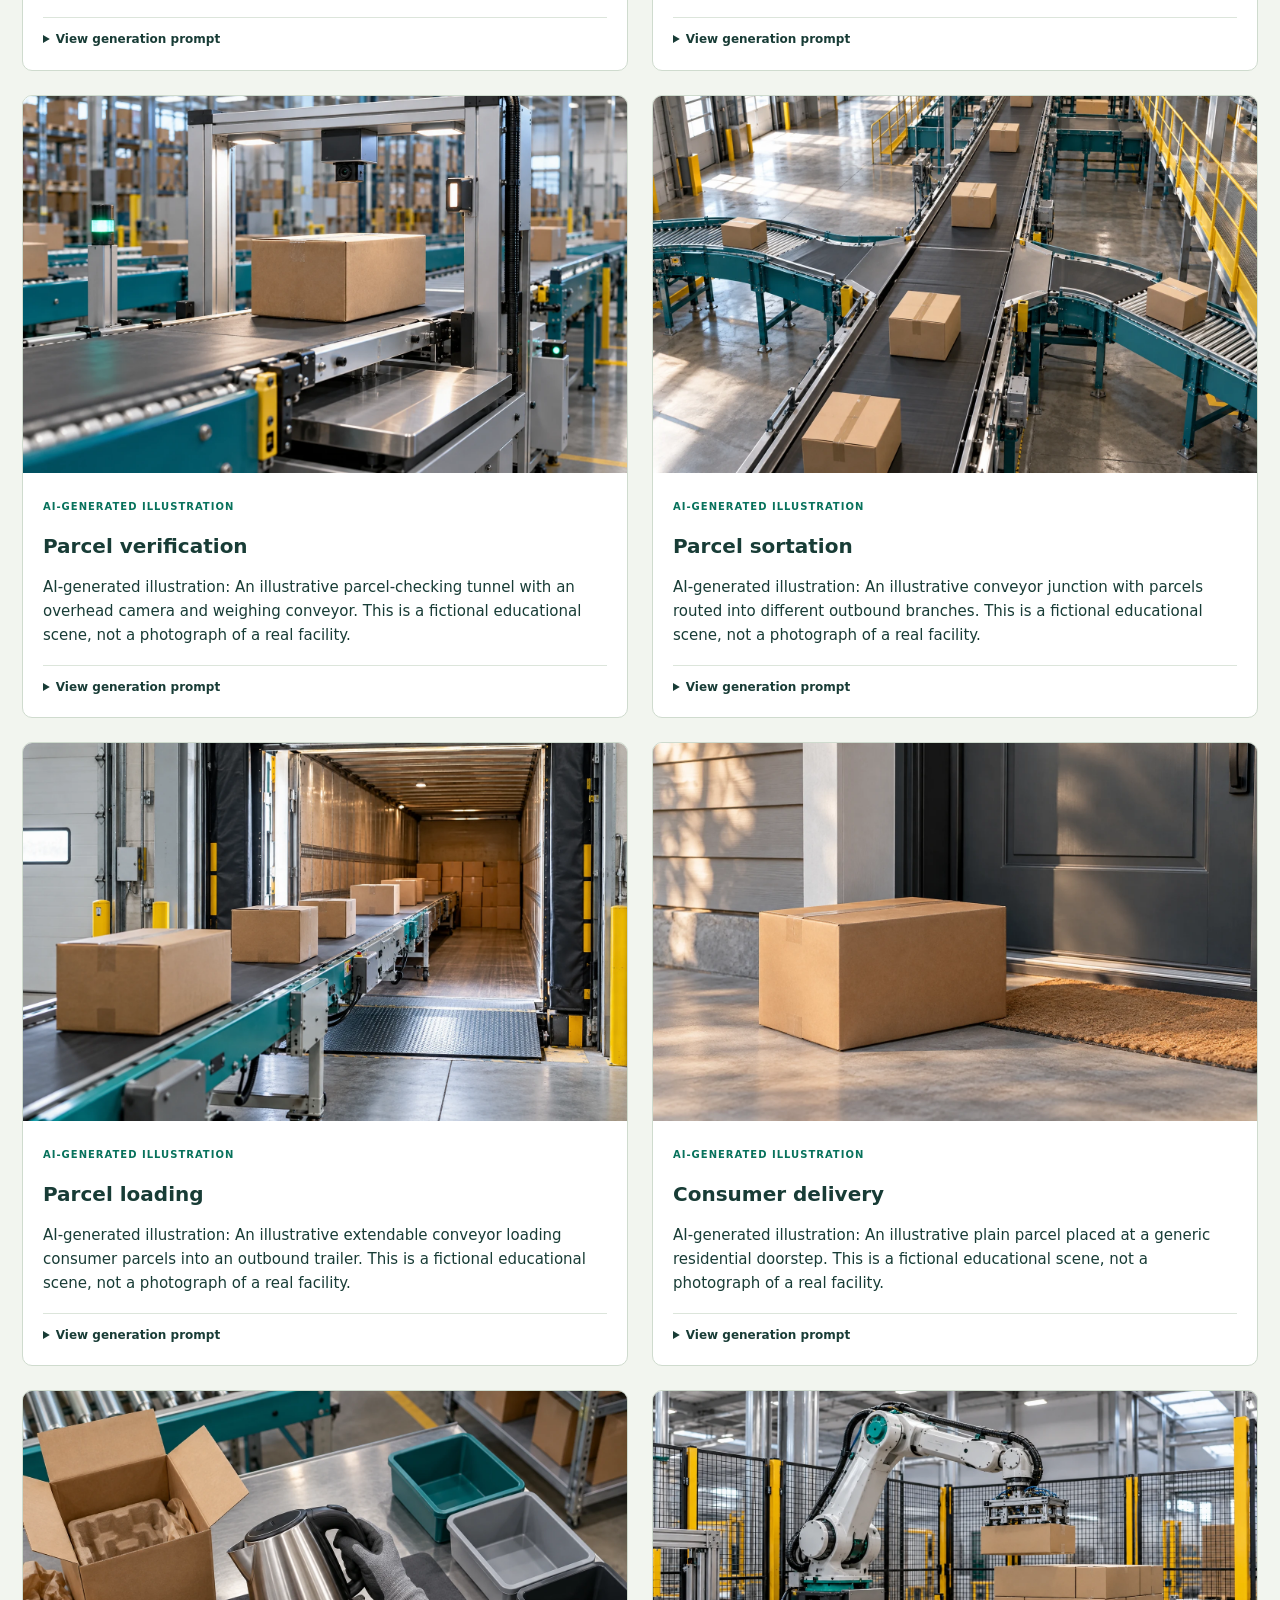
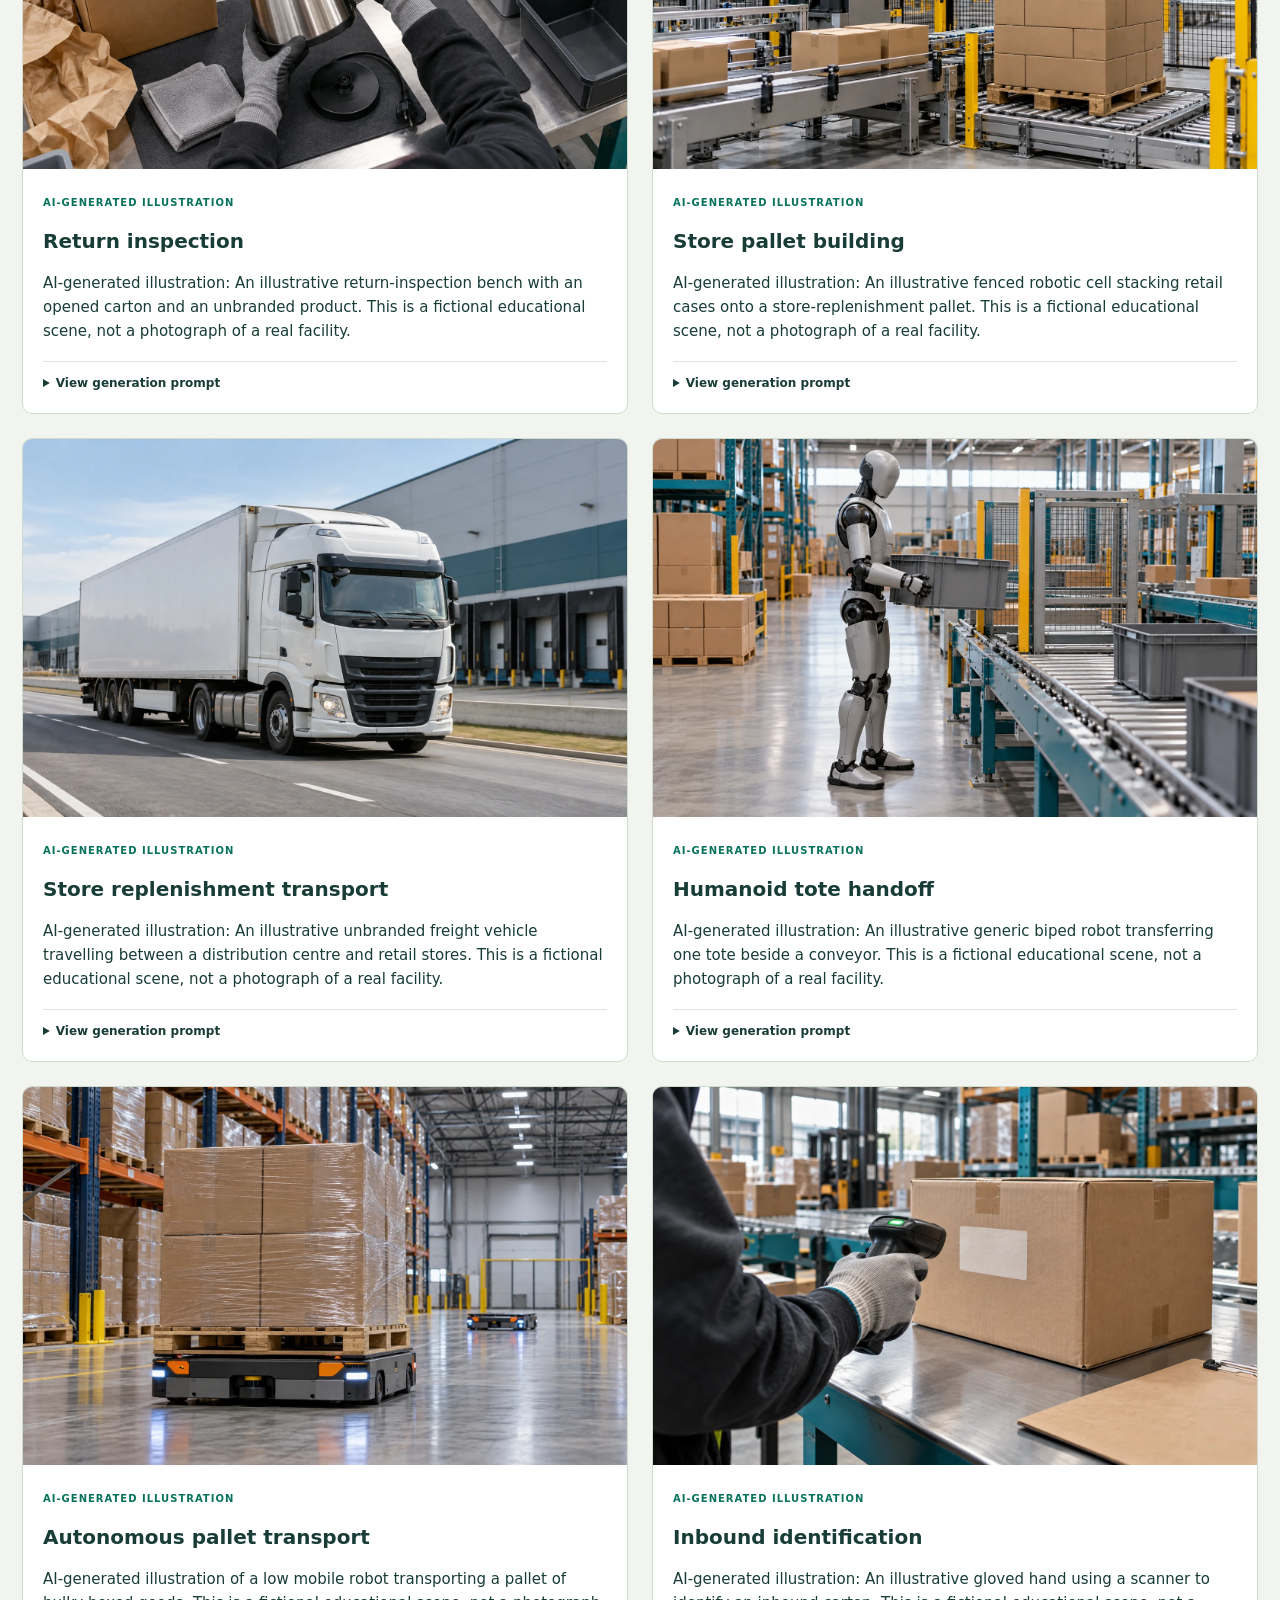
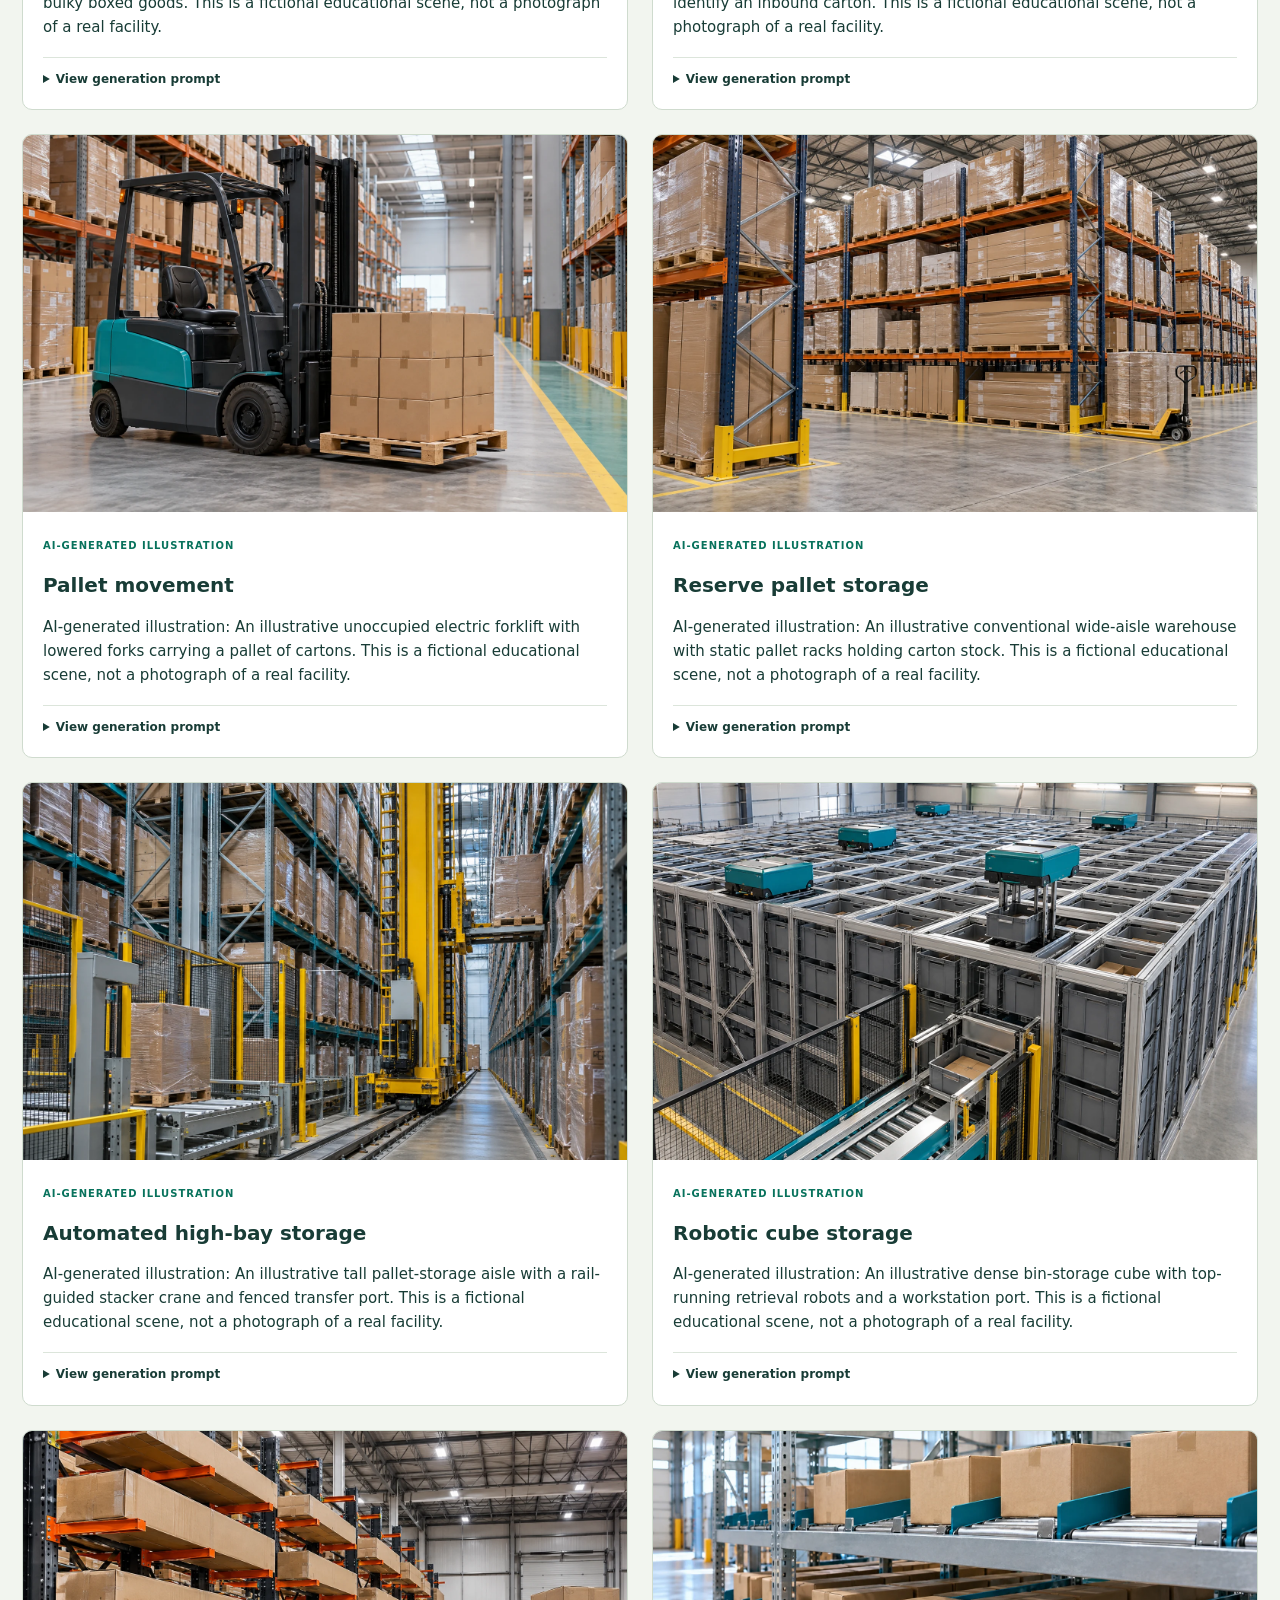
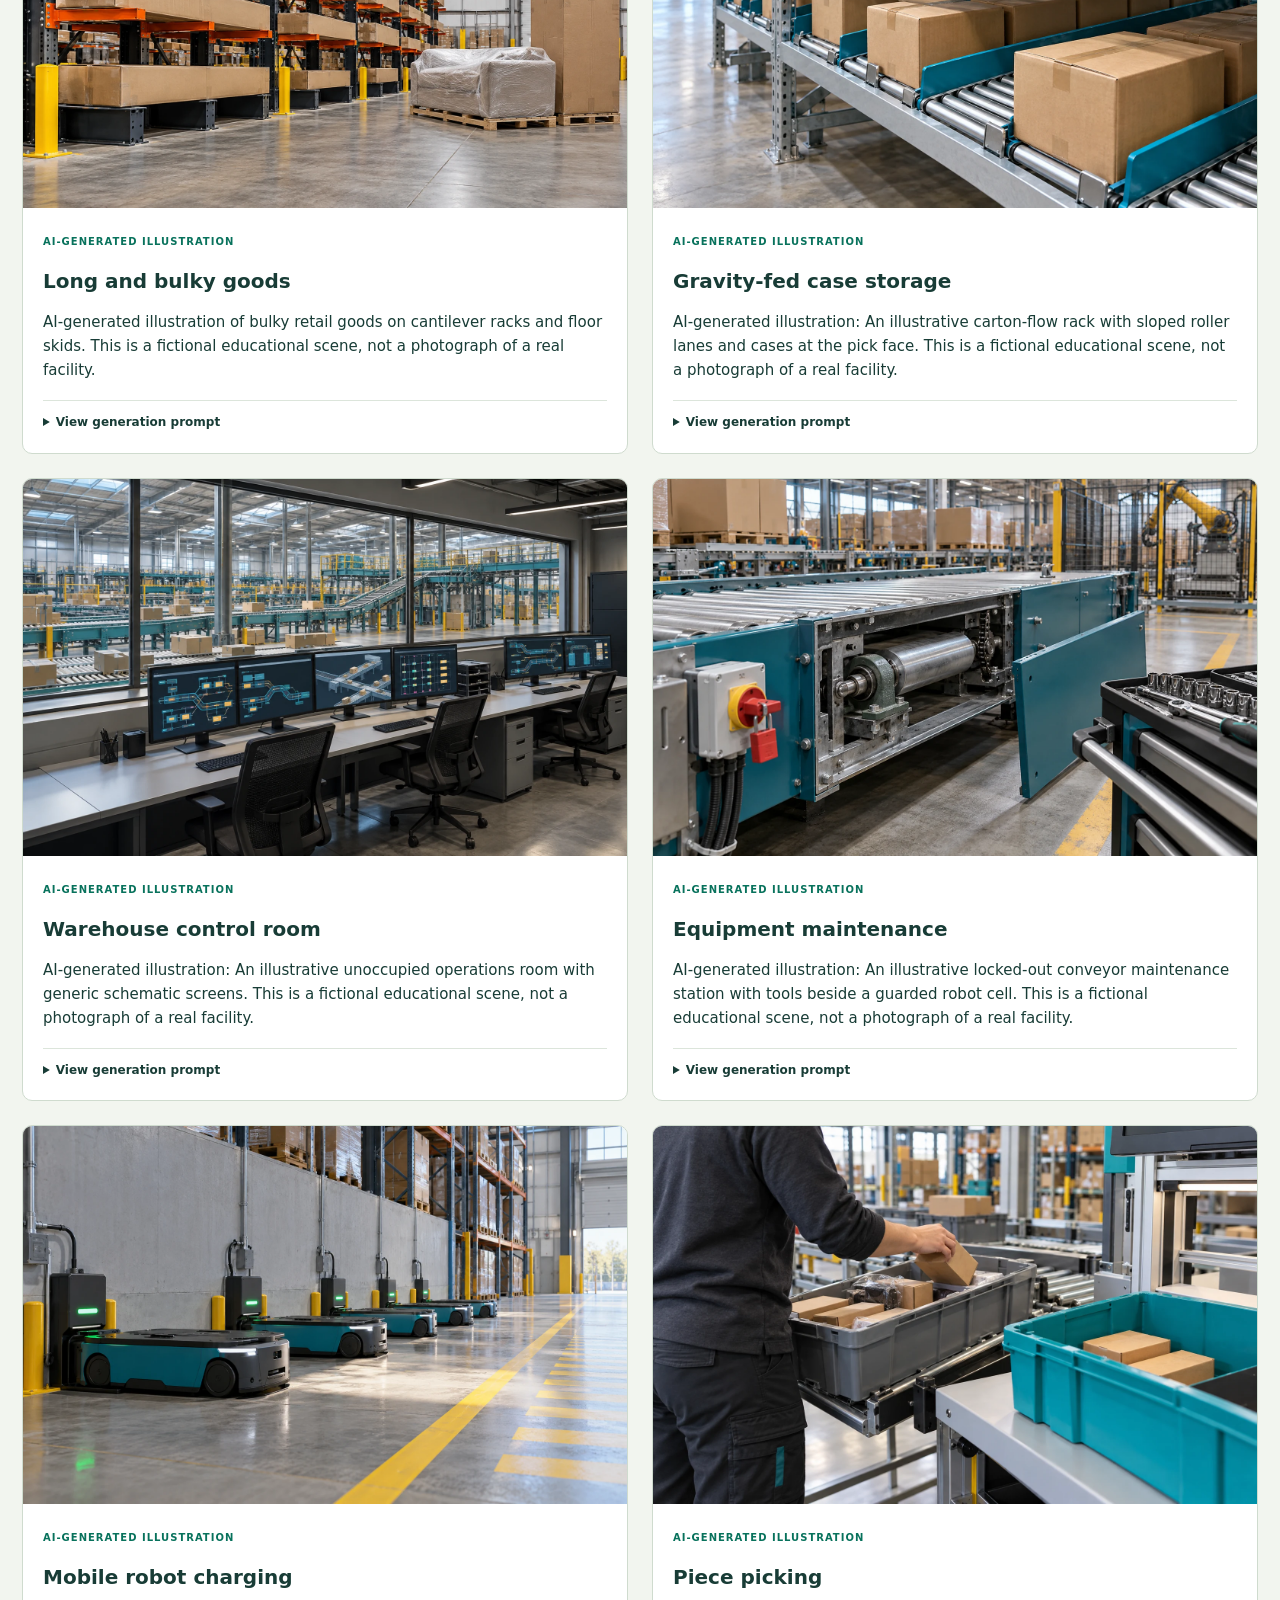
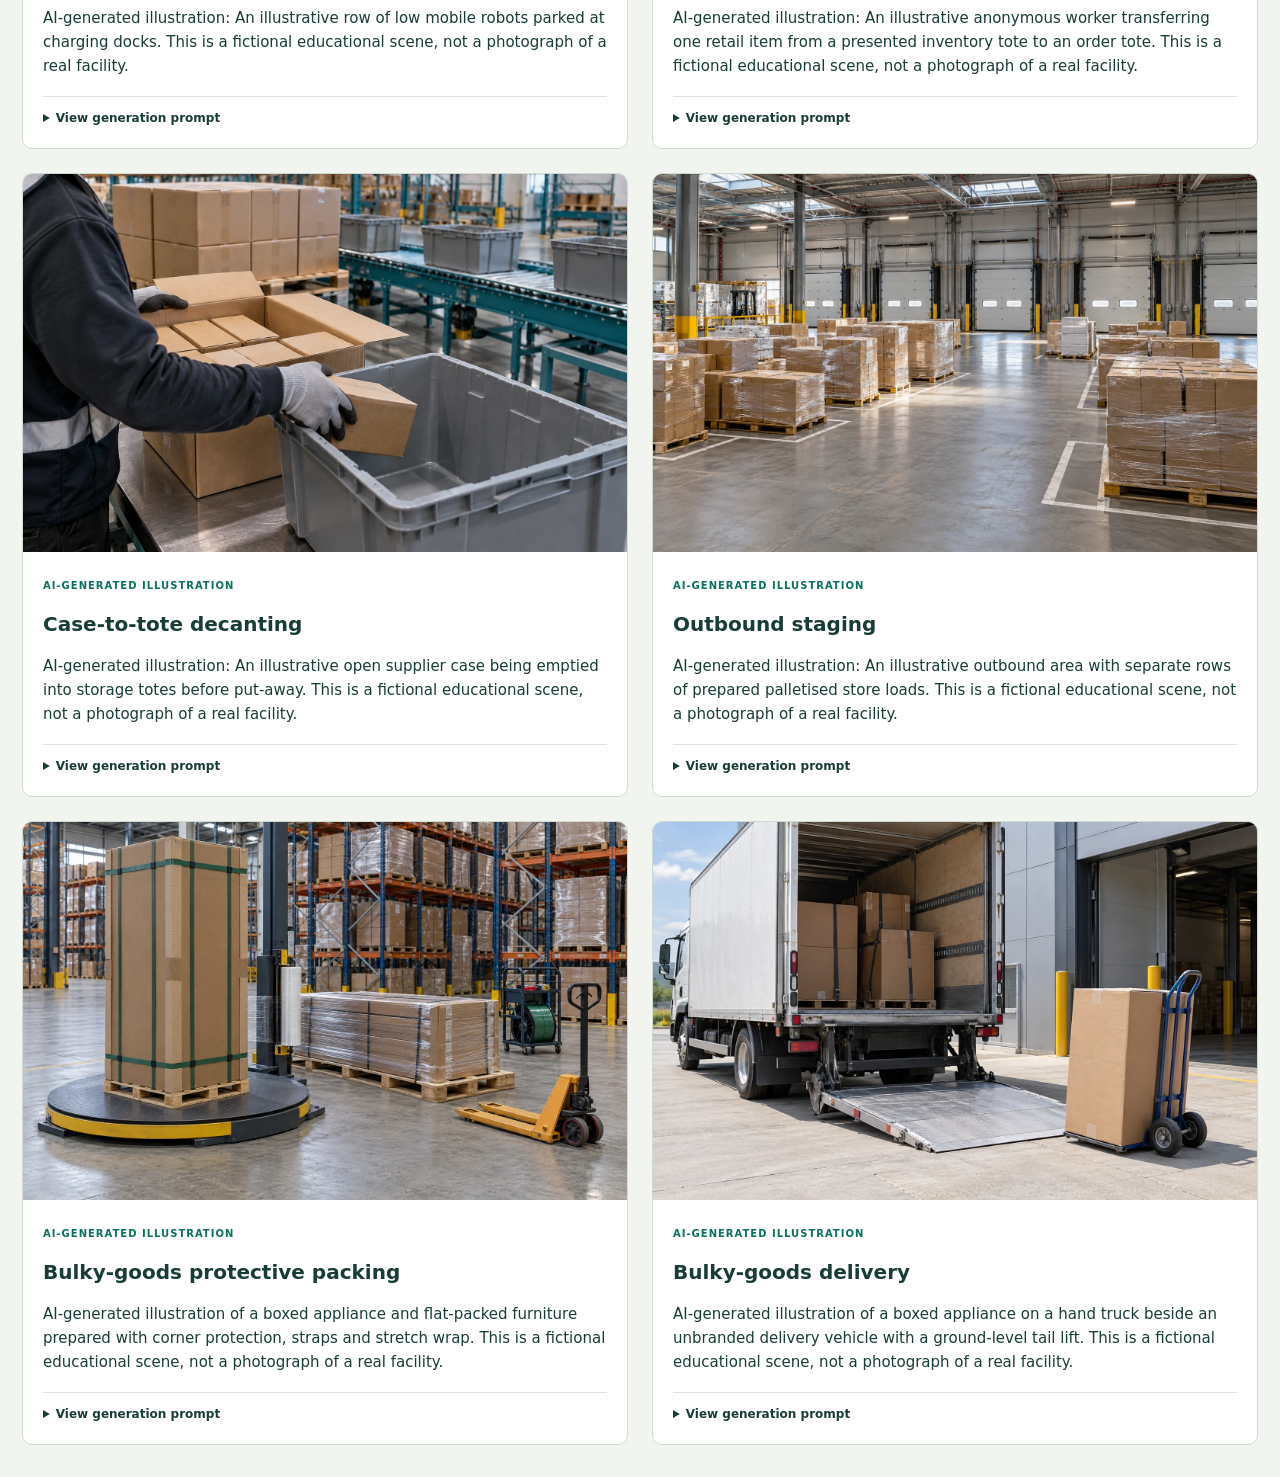
<file: image-provenance.html>
<!doctype html><html lang="en"><head><meta charset="utf-8"><meta name="viewport" content="width=device-width,initial-scale=1"><title>AI Image Gallery · Warehouse Explorer</title><meta name="description" content="Original AI-generated warehouse illustrations and their generation prompts."><style>:root{color-scheme:light}*{box-sizing:border-box}body{margin:0;background:#f2f5ef;color:#183c36;font:15px/1.6 system-ui,sans-serif}header{padding:28px max(22px,calc((100vw - 1240px)/2));background:#123b34;color:#edf8ee}header a{color:#bce5ce;margin-right:24px}main{max-width:1284px;margin:auto;padding:32px 22px}h1{font-size:clamp(30px,4vw,48px);line-height:1.1;margin:20px 0 16px}h2{font-size:20px;line-height:1.25}header p{max-width:920px;color:#cfe1d3}.notice{background:#e2eddf;border-left:4px solid #16775e;padding:16px 20px;margin:0 0 28px}.grid{display:grid;grid-template-columns:1fr 1fr;gap:24px}article{background:white;border:1px solid #cfdbce;border-radius:10px;overflow:hidden;scroll-margin-top:20px}article img{display:block;width:100%;height:auto;aspect-ratio:1.6;object-fit:cover}.card-copy{padding:20px}p{margin:10px 0 18px}.tag{color:#08725c;font-size:10px;font-weight:750;letter-spacing:.1em}a{color:#00715c}details{border-top:1px solid #dce5db;padding-top:12px;font-size:12px}summary{cursor:pointer;font-weight:650}pre{white-space:pre-wrap;overflow-wrap:anywhere;font:12px/1.6 ui-monospace,monospace}a:focus-visible,summary:focus-visible{outline:3px solid #d79b2b;outline-offset:4px}@media(max-width:700px){.grid{grid-template-columns:1fr}}</style></head><body><header><nav><a href="index.html">← Warehouse explorer</a><a href="warehouse-overview.html">Animated layout ↗</a><a href="image-provenance.json">Prompt record (JSON) ↗</a></nav><h1>Warehouse imagery, explained.</h1><p>All 28 images in this gallery were created with ChatGPT image generation from written descriptions. No reference-image files were supplied. They illustrate fictional equipment and processes; they are not photographs of actual facilities or proof of a commercial deployment.</p></header><main><aside class="notice">The original 26 third-party photos have been replaced. Two additional scenes cover bulky-goods protective packing and delivery. Technical research citations elsewhere on the site remain separate from image provenance. These images are educational illustrations, not engineering or safety-approved designs.</aside><section class="grid"><article id="receiving"><img src="assets/generated/receiving.webp" alt="AI-generated illustration: An illustrative receiving dock with a plain trailer, palletised cartons, receiving bench and manual pallet jack." width="1586" height="992" loading="lazy"><div class="card-copy"><span class="tag">AI-GENERATED ILLUSTRATION</span><h2>Inbound receiving</h2><p>AI-generated illustration: An illustrative receiving dock with a plain trailer, palletised cartons, receiving bench and manual pallet jack. This is a fictional educational scene, not a photograph of a real facility.</p><details><summary>View generation prompt</summary><pre>Use case: photorealistic-natural. Asset type: landscape educational image for an interactive retail warehouse website. Create ONE original photorealistic illustration of inbound receiving at a modern generic warehouse. Wide landscape composition, approximately 16:10. View from inside the building towards two open dock doors; an unbranded trailer backed into one door; a pallet of plain closed kraft cartons just inside the dock; an empty manual pallet jack and a low receiving bench with a handheld scanner. Show a clearly separated pedestrian walkway and realistic dock leveller, yellow safety bollards, neutral steel structure. No people. The primary subject is the receiving handoff, not storage racks or picking robots. Physically plausible equipment, tidy operational warehouse, natural skylight and soft industrial lights, slate gray, teal safety accents and warm kraft cardboard, documentary photography feel, eye-level three-quarter view, sharp usable detail. No copied composition or real company facility, no logos, trademarks, watermarks, words, numbers, signage, barcodes, QR codes, shipping labels, badges or personal data. No captions, text overlay, collage or multi-panel image. Generate from this description alone.</pre></details></div></article><article id="storage"><img src="assets/generated/storage.webp" alt="AI-generated illustration of bulky boxed appliances and furniture stored on industrial pallet racking." width="1586" height="992" loading="lazy"><div class="card-copy"><span class="tag">AI-GENERATED ILLUSTRATION</span><h2>Industrial inventory storage</h2><p>AI-generated illustration of bulky boxed appliances and furniture stored on industrial pallet racking. This is a fictional educational scene, not a photograph of a real facility.</p><details><summary>View generation prompt</summary><pre>Use case: photorealistic-natural. Create ONE new original landscape warehouse documentary-style image, 16:10. Subject: realistic industrial storage for BULKY RETAIL GOODS. Eye-level view down a large commercial distribution-centre aisle, heavy-duty bolted steel pallet racking 8 metres tall with deep orange load-bearing beams and blue-gray uprights fixed to the concrete floor. On the rack beams sit standard timber pallets containing securely shrink-wrapped large plain cardboard appliance cartons and long flat-packed furniture cartons. Include a pallet-size boxed refrigerator, washing-machine-size closed cartons, and long flat packs, all appropriately supported and stable. Products are fully packaged, no loose household objects. Clearly believable industrial scale: large pallets, high clearances, broad clear forklift aisle, overhead steel trusses, fire sprinkler pipes, rack protectors and safety bollards. No workers. Slightly scuffed concrete, authentic pallet timber, subtle packaging wrinkles, realistic uneven warehouse illumination, natural perspective, practical busy commercial warehouse atmosphere rather than pristine CGI. No domestic shelving, cube bookcases, small freestanding shelf pods, caster wheels, decorative plants, vases, baskets, towels, open home decor, showroom staging or home furniture display. No logo, brand, words, numbers, readable marks, shipping labels, QR codes, barcodes, watermark or captions. This is an original fictional warehouse scene generated from this written description, not a copy of any existing photograph.</pre></details></div></article><article id="picking"><img src="assets/generated/picking.webp" alt="AI-generated illustration of an industrial goods-to-person workstation with inventory and order totes." width="1586" height="992" loading="lazy"><div class="card-copy"><span class="tag">AI-GENERATED ILLUSTRATION</span><h2>Goods-to-person workstation</h2><p>AI-generated illustration of an industrial goods-to-person workstation with inventory and order totes. This is a fictional educational scene, not a photograph of a real facility.</p><details><summary>View generation prompt</summary><pre>Create ONE original photorealistic landscape illustration for a warehouse education website, approximately 16:10. Authentic commercial distribution-centre photography: realistic scale, bolted heavy-duty equipment, gently worn concrete, steel roof trusses and practical industrial lighting, natural perspective and believable materials. Fictional generic facility and equipment composed from this written brief only, not copied from any existing photo. Use suitable pallet and carton dimensions; loads must be supported. No logos, brands, text, numbers, barcodes, QR codes, shipping addresses, employee badges, watermarks or captions. No domestic shelving, bookcases, ornamental plants, vases, baskets, loose home decor or showroom displays. Keep all retail stock in closed plain cartons or appropriate industrial totes. Anonymous hands or rear view only where explicitly requested, never a visible face. Scene: A real-scale industrial goods-to-person workstation supplied by a tote conveyor. Gray 600-by-400-millimetre-style stock totes rest in a steel presentation frame, a separate bank of smaller order totes sits at the ergonomic pick face, guarded conveyor and dense industrial tote storage extend into background. A few small CLOSED plain retail cartons sit inside the stock tote. No person. No domestic shelf pod, no unwrapped household objects. This is the small-item each-picking process; do not put bulky appliances inside totes.</pre></details></div></article><article id="packing"><img src="assets/generated/packing.webp" alt="AI-generated illustration: An illustrative packing bench with an open order carton, protective paper and packing tools." width="1586" height="992" loading="lazy"><div class="card-copy"><span class="tag">AI-GENERATED ILLUSTRATION</span><h2>Parcel packing</h2><p>AI-generated illustration: An illustrative packing bench with an open order carton, protective paper and packing tools. This is a fictional educational scene, not a photograph of a real facility.</p><details><summary>View generation prompt</summary><pre>Use case: photorealistic-natural. Asset type: landscape educational image for an interactive retail warehouse website. Create ONE original photorealistic illustration, approximately 16:10 landscape. Generic fictional retail logistics operation, fresh composition designed only from this written brief. Physically plausible equipment, clean operational detail, natural skylight mixed with soft industrial lighting, neutral steel, teal accents, warm kraft cartons. Documentary photography feel, sharp detail. Do not copy or recreate any existing photograph. Do not depict a real named company, branded product, recognizable real person, or actual facility. No logos, trademarks, watermarks, words, letters, numbers, signs, shipping labels, barcodes, QR codes, badges, personal data or text overlays. No collages or multiple panels. People only if explicitly needed, anonymous hands or rear view with face fully out of view; plain workwear with no badge. Subject: Close-to-medium view of a well organised consumer-order packing bench: plain open kraft carton with unbranded folded apparel, kraft paper cushioning, tape dispenser and blank shipping document face-down. Anonymous gloved hands only at far edge placing cushioning inside. Background roller conveyor with closed cartons. No faces, no readable marks. Additional realism constraints: no ornamental plants, household-display shelving, loose vases, towels, baskets or showroom staging; products fully packaged, appropriate industrial scale, credible supports and clearances, avoid polished CGI appearance.</pre></details></div></article><article id="quality"><img src="assets/generated/quality.webp" alt="AI-generated illustration: An illustrative parcel-checking tunnel with an overhead camera and weighing conveyor." width="1586" height="992" loading="lazy"><div class="card-copy"><span class="tag">AI-GENERATED ILLUSTRATION</span><h2>Parcel verification</h2><p>AI-generated illustration: An illustrative parcel-checking tunnel with an overhead camera and weighing conveyor. This is a fictional educational scene, not a photograph of a real facility.</p><details><summary>View generation prompt</summary><pre>Use case: photorealistic-natural. Asset type: landscape educational image for an interactive retail warehouse website. Create ONE original photorealistic illustration, approximately 16:10 landscape. Generic fictional retail logistics operation, fresh composition designed only from this written brief. Physically plausible equipment, clean operational detail, natural skylight mixed with soft industrial lighting, neutral steel, teal accents, warm kraft cartons. Documentary photography feel, sharp detail. Do not copy or recreate any existing photograph. Do not depict a real named company, branded product, recognizable real person, or actual facility. No logos, trademarks, watermarks, words, letters, numbers, signs, shipping labels, barcodes, QR codes, badges, personal data or text overlays. No collages or multiple panels. People only if explicitly needed, anonymous hands or rear view with face fully out of view; plain workwear with no badge. Subject: A single unmarked kraft parcel travels on a short conveyor through a generic overhead vision inspection arch with camera and a light sensor; the conveyor is mounted on a check-weighing platform. Tiny status lamps only, no numerical display or label. Clear three-quarter close view of the parcel verification mechanism. No people, no red laser crossing unsafe walkway. Additional realism constraints: no ornamental plants, household-display shelving, loose vases, towels, baskets or showroom staging; products fully packaged, appropriate industrial scale, credible supports and clearances, avoid polished CGI appearance.</pre></details></div></article><article id="sortation"><img src="assets/generated/sortation.webp" alt="AI-generated illustration: An illustrative conveyor junction with parcels routed into different outbound branches." width="1586" height="992" loading="lazy"><div class="card-copy"><span class="tag">AI-GENERATED ILLUSTRATION</span><h2>Parcel sortation</h2><p>AI-generated illustration: An illustrative conveyor junction with parcels routed into different outbound branches. This is a fictional educational scene, not a photograph of a real facility.</p><details><summary>View generation prompt</summary><pre>Use case: photorealistic-natural. Asset type: landscape educational image for an interactive retail warehouse website. Create ONE original photorealistic illustration, approximately 16:10 landscape. Generic fictional retail logistics operation, fresh composition designed only from this written brief. Physically plausible equipment, clean operational detail, natural skylight mixed with soft industrial lighting, neutral steel, teal accents, warm kraft cartons. Documentary photography feel, sharp detail. Do not copy or recreate any existing photograph. Do not depict a real named company, branded product, recognizable real person, or actual facility. No logos, trademarks, watermarks, words, letters, numbers, signs, shipping labels, barcodes, QR codes, badges, personal data or text overlays. No collages or multiple panels. People only if explicitly needed, anonymous hands or rear view with face fully out of view; plain workwear with no badge. Subject: High oblique warehouse view of a mechanically plausible parcel sorter with one main belt, two diverter junctions and separate takeaway lanes. A few plain closed cartons spaced on the belts, safety railing and empty pedestrian walkway. Primary subject is conveyor routing, no pallet racks dominating, no people. Additional realism constraints: no ornamental plants, household-display shelving, loose vases, towels, baskets or showroom staging; products fully packaged, appropriate industrial scale, credible supports and clearances, avoid polished CGI appearance.</pre></details></div></article><article id="dispatch-b2c"><img src="assets/generated/dispatch-b2c.webp" alt="AI-generated illustration: An illustrative extendable conveyor loading consumer parcels into an outbound trailer." width="1586" height="992" loading="lazy"><div class="card-copy"><span class="tag">AI-GENERATED ILLUSTRATION</span><h2>Parcel loading</h2><p>AI-generated illustration: An illustrative extendable conveyor loading consumer parcels into an outbound trailer. This is a fictional educational scene, not a photograph of a real facility.</p><details><summary>View generation prompt</summary><pre>Use case: photorealistic-natural. Asset type: landscape educational image for an interactive retail warehouse website. Create ONE original photorealistic illustration, approximately 16:10 landscape. Generic fictional retail logistics operation, fresh composition designed only from this written brief. Physically plausible equipment, clean operational detail, natural skylight mixed with soft industrial lighting, neutral steel, teal accents, warm kraft cartons. Documentary photography feel, sharp detail. Do not copy or recreate any existing photograph. Do not depict a real named company, branded product, recognizable real person, or actual facility. No logos, trademarks, watermarks, words, letters, numbers, signs, shipping labels, barcodes, QR codes, badges, personal data or text overlays. No collages or multiple panels. People only if explicitly needed, anonymous hands or rear view with face fully out of view; plain workwear with no badge. Subject: View along an extendable powered belt conveyor passing through a warehouse dock door into the interior of a plain outbound trailer. A few unlabelled cartons on belt and neatly arranged cartons on trailer floor. Visible dock leveller, door frame and separation barriers. No people, no palletised freight. Additional realism constraints: no ornamental plants, household-display shelving, loose vases, towels, baskets or showroom staging; products fully packaged, appropriate industrial scale, credible supports and clearances, avoid polished CGI appearance.</pre></details></div></article><article id="delivery-b2c"><img src="assets/generated/delivery-b2c.webp" alt="AI-generated illustration: An illustrative plain parcel placed at a generic residential doorstep." width="1586" height="992" loading="lazy"><div class="card-copy"><span class="tag">AI-GENERATED ILLUSTRATION</span><h2>Consumer delivery</h2><p>AI-generated illustration: An illustrative plain parcel placed at a generic residential doorstep. This is a fictional educational scene, not a photograph of a real facility.</p><details><summary>View generation prompt</summary><pre>Use case: photorealistic-natural. Asset type: landscape educational image for an interactive retail warehouse website. Create ONE original photorealistic illustration, approximately 16:10 landscape. Generic fictional retail logistics operation, fresh composition designed only from this written brief. Physically plausible equipment, clean operational detail, natural skylight mixed with soft industrial lighting, neutral steel, teal accents, warm kraft cartons. Documentary photography feel, sharp detail. Do not copy or recreate any existing photograph. Do not depict a real named company, branded product, recognizable real person, or actual facility. No logos, trademarks, watermarks, words, letters, numbers, signs, shipping labels, barcodes, QR codes, badges, personal data or text overlays. No collages or multiple panels. People only if explicitly needed, anonymous hands or rear view with face fully out of view; plain workwear with no badge. Subject: A plain sealed kraft parcel beside a closed generic modern residential door and simple doormat. Soft late-afternoon daylight, wide landscape crop, ordinary doorstep detail. No people, house numbers, names, address, logo, shipping label, QR code or barcode. The box is entirely unmarked and fictional. Additional realism constraints: no ornamental plants, household-display shelving, loose vases, towels, baskets or showroom staging; products fully packaged, appropriate industrial scale, credible supports and clearances, avoid polished CGI appearance.</pre></details></div></article><article id="returns"><img src="assets/generated/returns.webp" alt="AI-generated illustration: An illustrative return-inspection bench with an opened carton and an unbranded product." width="1586" height="992" loading="lazy"><div class="card-copy"><span class="tag">AI-GENERATED ILLUSTRATION</span><h2>Return inspection</h2><p>AI-generated illustration: An illustrative return-inspection bench with an opened carton and an unbranded product. This is a fictional educational scene, not a photograph of a real facility.</p><details><summary>View generation prompt</summary><pre>Use case: photorealistic-natural. Asset type: landscape educational image for an interactive retail warehouse website. Create ONE original photorealistic illustration, approximately 16:10 landscape. Generic fictional retail logistics operation, fresh composition designed only from this written brief. Physically plausible equipment, clean operational detail, natural skylight mixed with soft industrial lighting, neutral steel, teal accents, warm kraft cartons. Documentary photography feel, sharp detail. Do not copy or recreate any existing photograph. Do not depict a real named company, branded product, recognizable real person, or actual facility. No logos, trademarks, watermarks, words, letters, numbers, signs, shipping labels, barcodes, QR codes, badges, personal data or text overlays. No collages or multiple panels. People only if explicitly needed, anonymous hands or rear view with face fully out of view; plain workwear with no badge. Subject: Top-down three-quarter close view of return inspection bench: anonymous gloved hands examine an unbranded small electric kettle beside its opened kraft return carton, simple test mat and three empty sorting trays. No person beyond hands, no ID badge, no printed documents, no labels or codes. Emphasise condition checking rather than packing for shipping. Additional realism constraints: no ornamental plants, household-display shelving, loose vases, towels, baskets or showroom staging; products fully packaged, appropriate industrial scale, credible supports and clearances, avoid polished CGI appearance.</pre></details></div></article><article id="dispatch-b2b"><img src="assets/generated/dispatch-b2b.webp" alt="AI-generated illustration: An illustrative fenced robotic cell stacking retail cases onto a store-replenishment pallet." width="1586" height="992" loading="lazy"><div class="card-copy"><span class="tag">AI-GENERATED ILLUSTRATION</span><h2>Store pallet building</h2><p>AI-generated illustration: An illustrative fenced robotic cell stacking retail cases onto a store-replenishment pallet. This is a fictional educational scene, not a photograph of a real facility.</p><details><summary>View generation prompt</summary><pre>Use case: photorealistic-natural. Asset type: landscape educational image for an interactive retail warehouse website. Create ONE original photorealistic illustration, approximately 16:10 landscape. Generic fictional retail logistics operation, fresh composition designed only from this written brief. Physically plausible equipment, clean operational detail, natural skylight mixed with soft industrial lighting, neutral steel, teal accents, warm kraft cartons. Documentary photography feel, sharp detail. Do not copy or recreate any existing photograph. Do not depict a real named company, branded product, recognizable real person, or actual facility. No logos, trademarks, watermarks, words, letters, numbers, signs, shipping labels, barcodes, QR codes, badges, personal data or text overlays. No collages or multiple panels. People only if explicitly needed, anonymous hands or rear view with face fully out of view; plain workwear with no badge. Subject: A generic industrial articulated robot arm inside a fully fenced cell stacks plain rectangular closed retail cases in stable interlocking layers on a wooden pallet. Conveyor brings cases through a guarded opening, pallet sits on a pallet conveyor. Clear oblique medium-wide view of arm gripper and pallet. No humanoid, no people, no company marks. Additional realism constraints: no ornamental plants, household-display shelving, loose vases, towels, baskets or showroom staging; products fully packaged, appropriate industrial scale, credible supports and clearances, avoid polished CGI appearance.</pre></details></div></article><article id="truck-b2b"><img src="assets/generated/truck-b2b.webp" alt="AI-generated illustration: An illustrative unbranded freight vehicle travelling between a distribution centre and retail stores." width="1586" height="992" loading="lazy"><div class="card-copy"><span class="tag">AI-GENERATED ILLUSTRATION</span><h2>Store replenishment transport</h2><p>AI-generated illustration: An illustrative unbranded freight vehicle travelling between a distribution centre and retail stores. This is a fictional educational scene, not a photograph of a real facility.</p><details><summary>View generation prompt</summary><pre>Use case: photorealistic-natural. Asset type: landscape educational image for an interactive retail warehouse website. Create ONE original photorealistic illustration, approximately 16:10 landscape. Generic fictional retail logistics operation, fresh composition designed only from this written brief. Physically plausible equipment, clean operational detail, natural skylight mixed with soft industrial lighting, neutral steel, teal accents, warm kraft cartons. Documentary photography feel, sharp detail. Do not copy or recreate any existing photograph. Do not depict a real named company, branded product, recognizable real person, or actual facility. No logos, trademarks, watermarks, words, letters, numbers, signs, shipping labels, barcodes, QR codes, badges, personal data or text overlays. No collages or multiple panels. People only if explicitly needed, anonymous hands or rear view with face fully out of view; plain workwear with no badge. Subject: A plain white semi-trailer freight truck driving on a generic logistics access road beside low distribution buildings, viewed front-side three-quarter in daylight. No branding, text, readable number plate, visible driver face or recognisable landmark. Distinct from parcel loading image: exterior transport, whole vehicle. Additional realism constraints: no ornamental plants, household-display shelving, loose vases, towels, baskets or showroom staging; products fully packaged, appropriate industrial scale, credible supports and clearances, avoid polished CGI appearance.</pre></details></div></article><article id="humanoid"><img src="assets/generated/humanoid.webp" alt="AI-generated illustration: An illustrative generic biped robot transferring one tote beside a conveyor." width="1586" height="992" loading="lazy"><div class="card-copy"><span class="tag">AI-GENERATED ILLUSTRATION</span><h2>Humanoid tote handoff</h2><p>AI-generated illustration: An illustrative generic biped robot transferring one tote beside a conveyor. This is a fictional educational scene, not a photograph of a real facility.</p><details><summary>View generation prompt</summary><pre>Use case: photorealistic-natural. Asset type: landscape educational image for an interactive retail warehouse website. Create ONE original photorealistic illustration, approximately 16:10 landscape. Generic fictional retail logistics operation, fresh composition designed only from this written brief. Physically plausible equipment, clean operational detail, natural skylight mixed with soft industrial lighting, neutral steel, teal accents, warm kraft cartons. Documentary photography feel, sharp detail. Do not copy or recreate any existing photograph. Do not depict a real named company, branded product, recognizable real person, or actual facility. No logos, trademarks, watermarks, words, letters, numbers, signs, shipping labels, barcodes, QR codes, badges, personal data or text overlays. No collages or multiple panels. People only if explicitly needed, anonymous hands or rear view with face fully out of view; plain workwear with no badge. Subject: A fictional unbranded biped industrial humanoid with neutral gray housing and a simple featureless head, positioned stationary beside a waist-high conveyor, both hands holding ONE gray plastic tote ready to place on conveyor. Plain guarded transfer area with no person. Purpose-specific repetitive tote transfer only; no full warehouse autonomy, no commercial robot lookalike, no brand logos. Clear side three-quarter view showing both feet on floor and contact with tote. Additional realism constraints: no ornamental plants, household-display shelving, loose vases, towels, baskets or showroom staging; products fully packaged, appropriate industrial scale, credible supports and clearances, avoid polished CGI appearance.</pre></details></div></article><article id="amr"><img src="assets/generated/amr.webp" alt="AI-generated illustration of a low mobile robot transporting a pallet of bulky boxed goods." width="1586" height="992" loading="lazy"><div class="card-copy"><span class="tag">AI-GENERATED ILLUSTRATION</span><h2>Autonomous pallet transport</h2><p>AI-generated illustration of a low mobile robot transporting a pallet of bulky boxed goods. This is a fictional educational scene, not a photograph of a real facility.</p><details><summary>View generation prompt</summary><pre>Create ONE original photorealistic landscape illustration for a warehouse education website, approximately 16:10. Authentic commercial distribution-centre photography: realistic scale, bolted heavy-duty equipment, gently worn concrete, steel roof trusses and practical industrial lighting, natural perspective and believable materials. Fictional generic facility and equipment composed from this written brief only, not copied from any existing photo. Use suitable pallet and carton dimensions; loads must be supported. No logos, brands, text, numbers, barcodes, QR codes, shipping addresses, employee badges, watermarks or captions. No domestic shelving, bookcases, ornamental plants, vases, baskets, loose home decor or showroom displays. Keep all retail stock in closed plain cartons or appropriate industrial totes. Anonymous hands or rear view only where explicitly requested, never a visible face. Scene: A low generic autonomous PALLET TRANSPORT robot carrying a standard timber pallet of securely wrapped large closed cartons along a warehouse travel aisle. Robot is directly beneath and supporting the pallet, squat industrial chassis and robust wheels, visible safety scanner domes; clear pallet load stability. Another unloaded robot waits in the far background. No domestic shelving pods, no caster-mounted bookcase, no people. Bulky cartons remain on the pallet. It transports a load, not grasps individual products.</pre></details></div></article><article id="receiving-scan"><img src="assets/generated/receiving-scan.webp" alt="AI-generated illustration: An illustrative gloved hand using a scanner to identify an inbound carton." width="1586" height="992" loading="lazy"><div class="card-copy"><span class="tag">AI-GENERATED ILLUSTRATION</span><h2>Inbound identification</h2><p>AI-generated illustration: An illustrative gloved hand using a scanner to identify an inbound carton. This is a fictional educational scene, not a photograph of a real facility.</p><details><summary>View generation prompt</summary><pre>Use case: photorealistic-natural. Asset type: landscape educational image for an interactive retail warehouse website. Create ONE original photorealistic illustration, approximately 16:10 landscape. Generic fictional retail logistics operation, fresh composition designed only from this written brief. Physically plausible equipment, clean operational detail, natural skylight mixed with soft industrial lighting, neutral steel, teal accents, warm kraft cartons. Documentary photography feel, sharp detail. Do not copy or recreate any existing photograph. Do not depict a real named company, branded product, recognizable real person, or actual facility. No logos, trademarks, watermarks, words, letters, numbers, signs, shipping labels, barcodes, QR codes, badges, personal data or text overlays. No collages or multiple panels. People only if explicitly needed, anonymous hands or rear view with face fully out of view; plain workwear with no badge. Subject: Close view of anonymous gloved hand holding generic handheld optical scanning device toward a plain inbound carton on receiving bench. Scanner has a small green indicator; carton has a blank neutral identification patch with NO actual printed bars, text or encoded data. Inspection clipboard turned face-down, stock in background. No face or badge. Educational concept of identification without personal/shipment data. Additional realism constraints: no ornamental plants, household-display shelving, loose vases, towels, baskets or showroom staging; products fully packaged, appropriate industrial scale, credible supports and clearances, avoid polished CGI appearance.</pre></details></div></article><article id="forklift-b2b"><img src="assets/generated/forklift-b2b.webp" alt="AI-generated illustration: An illustrative unoccupied electric forklift with lowered forks carrying a pallet of cartons." width="1586" height="992" loading="lazy"><div class="card-copy"><span class="tag">AI-GENERATED ILLUSTRATION</span><h2>Pallet movement</h2><p>AI-generated illustration: An illustrative unoccupied electric forklift with lowered forks carrying a pallet of cartons. This is a fictional educational scene, not a photograph of a real facility.</p><details><summary>View generation prompt</summary><pre>Use case: photorealistic-natural. Asset type: landscape educational image for an interactive retail warehouse website. Create ONE original photorealistic illustration, approximately 16:10 landscape. Generic fictional retail logistics operation, fresh composition designed only from this written brief. Physically plausible equipment, clean operational detail, natural skylight mixed with soft industrial lighting, neutral steel, teal accents, warm kraft cartons. Documentary photography feel, sharp detail. Do not copy or recreate any existing photograph. Do not depict a real named company, branded product, recognizable real person, or actual facility. No logos, trademarks, watermarks, words, letters, numbers, signs, shipping labels, barcodes, QR codes, badges, personal data or text overlays. No collages or multiple panels. People only if explicitly needed, anonymous hands or rear view with face fully out of view; plain workwear with no badge. Subject: A generic electric forklift, stopped in a warehouse transport aisle, carrying a stable pallet of plain cartons with forks close to floor. Cabin visibly empty, no person operating it, overhead guard, realistic fork engagement under pallet, segregated pedestrian lane and storage racks in background. Medium-wide side three-quarter view. No logos or text. Additional realism constraints: no ornamental plants, household-display shelving, loose vases, towels, baskets or showroom staging; products fully packaged, appropriate industrial scale, credible supports and clearances, avoid polished CGI appearance.</pre></details></div></article><article id="storage-b2b"><img src="assets/generated/storage-b2b.webp" alt="AI-generated illustration: An illustrative conventional wide-aisle warehouse with static pallet racks holding carton stock." width="1586" height="992" loading="lazy"><div class="card-copy"><span class="tag">AI-GENERATED ILLUSTRATION</span><h2>Reserve pallet storage</h2><p>AI-generated illustration: An illustrative conventional wide-aisle warehouse with static pallet racks holding carton stock. This is a fictional educational scene, not a photograph of a real facility.</p><details><summary>View generation prompt</summary><pre>Create ONE original photorealistic landscape illustration for a warehouse education website, approximately 16:10. Authentic commercial distribution-centre photography: realistic scale, bolted heavy-duty equipment, gently worn concrete, steel roof trusses and practical industrial lighting, natural perspective and believable materials. Fictional generic facility and equipment composed from this written brief only, not copied from any existing photo. Use suitable pallet and carton dimensions; loads must be supported. No logos, brands, text, numbers, barcodes, QR codes, shipping addresses, employee badges, watermarks or captions. No domestic shelving, bookcases, ornamental plants, vases, baskets, loose home decor or showroom displays. Keep all retail stock in closed plain cartons or appropriate industrial totes. Anonymous hands or rear view only where explicitly requested, never a visible face. Scene: Wide oblique view across conventional RESERVE PALLET STORAGE, taken from a cross-aisle so the side and front of several rack bays are visible. Robust steel uprights and heavy beam levels support standard wooden pallets loaded with stretch-wrapped CLOSED appliance-sized retail cartons and long flat-packed furniture cases. Broad clear forklift aisles, rack end protectors and visible pallet support beams. A plain pallet jack sits at aisle edge. Static pallet racks, no crane, no automation grid, no people. Different composition from a symmetrical long-aisle photograph.</pre></details></div></article><article id="highbay"><img src="assets/generated/highbay.webp" alt="AI-generated illustration: An illustrative tall pallet-storage aisle with a rail-guided stacker crane and fenced transfer port." width="1586" height="992" loading="lazy"><div class="card-copy"><span class="tag">AI-GENERATED ILLUSTRATION</span><h2>Automated high-bay storage</h2><p>AI-generated illustration: An illustrative tall pallet-storage aisle with a rail-guided stacker crane and fenced transfer port. This is a fictional educational scene, not a photograph of a real facility.</p><details><summary>View generation prompt</summary><pre>Use case: photorealistic-natural. Asset type: landscape educational image for an interactive retail warehouse website. Create ONE original photorealistic illustration, approximately 16:10 landscape. Generic fictional retail logistics operation, fresh composition designed only from this written brief. Physically plausible equipment, clean operational detail, natural skylight mixed with soft industrial lighting, neutral steel, teal accents, warm kraft cartons. Documentary photography feel, sharp detail. Do not copy or recreate any existing photograph. Do not depict a real named company, branded product, recognizable real person, or actual facility. No logos, trademarks, watermarks, words, letters, numbers, signs, shipping labels, barcodes, QR codes, badges, personal data or text overlays. No collages or multiple panels. People only if explicitly needed, anonymous hands or rear view with face fully out of view; plain workwear with no badge. Subject: Dramatic medium-wide oblique view of a tall narrow-aisle automated pallet warehouse. Clearly visible generic yellow vertical stacker-crane mast on a floor rail, lifting carriage with telescopic forks aligned to one pallet position; tall dense pallet racks extend upward on both sides. Mesh safety fence and guarded pallet transfer port in foreground. No people or conventional forklift, no company marks. Mechanism and rails must be mechanically plausible. Additional realism constraints: no ornamental plants, household-display shelving, loose vases, towels, baskets or showroom staging; products fully packaged, appropriate industrial scale, credible supports and clearances, avoid polished CGI appearance.</pre></details></div></article><article id="cube"><img src="assets/generated/cube.webp" alt="AI-generated illustration: An illustrative dense bin-storage cube with top-running retrieval robots and a workstation port." width="1586" height="992" loading="lazy"><div class="card-copy"><span class="tag">AI-GENERATED ILLUSTRATION</span><h2>Robotic cube storage</h2><p>AI-generated illustration: An illustrative dense bin-storage cube with top-running retrieval robots and a workstation port. This is a fictional educational scene, not a photograph of a real facility.</p><details><summary>View generation prompt</summary><pre>Use case: photorealistic-natural. Asset type: landscape educational image for an interactive retail warehouse website. Create ONE original photorealistic illustration, approximately 16:10 landscape. Generic fictional retail logistics operation, fresh composition designed only from this written brief. Physically plausible equipment, clean operational detail, natural skylight mixed with soft industrial lighting, neutral steel, teal accents, warm kraft cartons. Documentary photography feel, sharp detail. Do not copy or recreate any existing photograph. Do not depict a real named company, branded product, recognizable real person, or actual facility. No logos, trademarks, watermarks, words, letters, numbers, signs, shipping labels, barcodes, QR codes, badges, personal data or text overlays. No collages or multiple panels. People only if explicitly needed, anonymous hands or rear view with face fully out of view; plain workwear with no badge. Subject: Elevated three-quarter overview of generic automated cube bin storage: a rectangular aluminium rail grid covers a dense block of stacked gray plastic bins; several small teal box-shaped retrieval robots travel on the top grid; a guarded bin presentation port is visible at the near side. A robot is over an open grid position using a vertical lifting frame. No people, pallet racks, commercial logos or product design copies. Physically coherent grid. Additional realism constraints: no ornamental plants, household-display shelving, loose vases, towels, baskets or showroom staging; products fully packaged, appropriate industrial scale, credible supports and clearances, avoid polished CGI appearance.</pre></details></div></article><article id="bulky"><img src="assets/generated/bulky.webp" alt="AI-generated illustration of bulky retail goods on cantilever racks and floor skids." width="1586" height="992" loading="lazy"><div class="card-copy"><span class="tag">AI-GENERATED ILLUSTRATION</span><h2>Long and bulky goods</h2><p>AI-generated illustration of bulky retail goods on cantilever racks and floor skids. This is a fictional educational scene, not a photograph of a real facility.</p><details><summary>View generation prompt</summary><pre>Create ONE original photorealistic landscape illustration for a warehouse education website, approximately 16:10. Authentic commercial distribution-centre photography: realistic scale, bolted heavy-duty equipment, gently worn concrete, steel roof trusses and practical industrial lighting, natural perspective and believable materials. Fictional generic facility and equipment composed from this written brief only, not copied from any existing photo. Use suitable pallet and carton dimensions; loads must be supported. No logos, brands, text, numbers, barcodes, QR codes, shipping addresses, employee badges, watermarks or captions. No domestic shelving, bookcases, ornamental plants, vases, baskets, loose home decor or showroom displays. Keep all retail stock in closed plain cartons or appropriate industrial totes. Anonymous hands or rear view only where explicitly requested, never a visible face. Scene: A retail OVERSIZE AND BULKY storage bay in a realistic warehouse. Long closed flat-packed furniture cartons rest horizontally on heavy-duty cantilever rack arms, each supported by multiple arms; a separate floor position contains one fully wrapped sofa-shaped furniture load on a broad timber skid and one tall unmarked boxed appliance. Clear wide handling aisle, heavy fork-access bases and protective steel bollards. No loose pipes dominating, no display furniture, no domestic shelves, no workers. Clearly bulky retail goods stored for industrial handling.</pre></details></div></article><article id="case"><img src="assets/generated/case.webp" alt="AI-generated illustration: An illustrative carton-flow rack with sloped roller lanes and cases at the pick face." width="1586" height="992" loading="lazy"><div class="card-copy"><span class="tag">AI-GENERATED ILLUSTRATION</span><h2>Gravity-fed case storage</h2><p>AI-generated illustration: An illustrative carton-flow rack with sloped roller lanes and cases at the pick face. This is a fictional educational scene, not a photograph of a real facility.</p><details><summary>View generation prompt</summary><pre>Use case: photorealistic-natural. Asset type: landscape educational image for an interactive retail warehouse website. Create ONE original photorealistic illustration, approximately 16:10 landscape. Generic fictional retail logistics operation, fresh composition designed only from this written brief. Physically plausible equipment, clean operational detail, natural skylight mixed with soft industrial lighting, neutral steel, teal accents, warm kraft cartons. Documentary photography feel, sharp detail. Do not copy or recreate any existing photograph. Do not depict a real named company, branded product, recognizable real person, or actual facility. No logos, trademarks, watermarks, words, letters, numbers, signs, shipping labels, barcodes, QR codes, badges, personal data or text overlays. No collages or multiple panels. People only if explicitly needed, anonymous hands or rear view with face fully out of view; plain workwear with no badge. Subject: Close three-quarter view of gravity-fed carton flow picking racks: shallow sloping metal shelves fitted with parallel roller lanes; plain closed cardboard cases queue from back to front, with stops retaining front cases. Blue/teal lane dividers and clear access to case-picking face. No people, no pallet racking scale, no logos or labels. Additional realism constraints: no ornamental plants, household-display shelving, loose vases, towels, baskets or showroom staging; products fully packaged, appropriate industrial scale, credible supports and clearances, avoid polished CGI appearance.</pre></details></div></article><article id="control"><img src="assets/generated/control.webp" alt="AI-generated illustration: An illustrative unoccupied operations room with generic schematic screens." width="1586" height="992" loading="lazy"><div class="card-copy"><span class="tag">AI-GENERATED ILLUSTRATION</span><h2>Warehouse control room</h2><p>AI-generated illustration: An illustrative unoccupied operations room with generic schematic screens. This is a fictional educational scene, not a photograph of a real facility.</p><details><summary>View generation prompt</summary><pre>Use case: photorealistic-natural. Asset type: landscape educational image for an interactive retail warehouse website. Create ONE original photorealistic illustration, approximately 16:10 landscape. Generic fictional retail logistics operation, fresh composition designed only from this written brief. Physically plausible equipment, clean operational detail, natural skylight mixed with soft industrial lighting, neutral steel, teal accents, warm kraft cartons. Documentary photography feel, sharp detail. Do not copy or recreate any existing photograph. Do not depict a real named company, branded product, recognizable real person, or actual facility. No logos, trademarks, watermarks, words, letters, numbers, signs, shipping labels, barcodes, QR codes, badges, personal data or text overlays. No collages or multiple panels. People only if explicitly needed, anonymous hands or rear view with face fully out of view; plain workwear with no badge. Subject: A generic unoccupied warehouse operations control room, desks with chairs and a wall of monitors. Screens show only abstract coloured flow lines, blocks and simple equipment schematics, absolutely NO words, numbers, live camera footage, personal data or real software interface. A window looks into a conveyor warehouse. No people, logos or copied control-room layout. Wide three-quarter view. Additional realism constraints: no ornamental plants, household-display shelving, loose vases, towels, baskets or showroom staging; products fully packaged, appropriate industrial scale, credible supports and clearances, avoid polished CGI appearance.</pre></details></div></article><article id="service"><img src="assets/generated/service.webp" alt="AI-generated illustration: An illustrative locked-out conveyor maintenance station with tools beside a guarded robot cell." width="1586" height="992" loading="lazy"><div class="card-copy"><span class="tag">AI-GENERATED ILLUSTRATION</span><h2>Equipment maintenance</h2><p>AI-generated illustration: An illustrative locked-out conveyor maintenance station with tools beside a guarded robot cell. This is a fictional educational scene, not a photograph of a real facility.</p><details><summary>View generation prompt</summary><pre>Use case: photorealistic-natural. Asset type: landscape educational image for an interactive retail warehouse website. Create ONE original photorealistic illustration, approximately 16:10 landscape. Generic fictional retail logistics operation, fresh composition designed only from this written brief. Physically plausible equipment, clean operational detail, natural skylight mixed with soft industrial lighting, neutral steel, teal accents, warm kraft cartons. Documentary photography feel, sharp detail. Do not copy or recreate any existing photograph. Do not depict a real named company, branded product, recognizable real person, or actual facility. No logos, trademarks, watermarks, words, letters, numbers, signs, shipping labels, barcodes, QR codes, badges, personal data or text overlays. No collages or multiple panels. People only if explicitly needed, anonymous hands or rear view with face fully out of view; plain workwear with no badge. Subject: A stopped roller conveyor with one clearly separated removable side service panel opened, tool trolley with wrench and socket set alongside. A disconnect handle is in off position and secured with a plain safety lock with no text tag. Generic guarded robot cell is distant behind mesh fence. No person or badge; no equipment moving during service. Close-medium oblique view of maintainable roller and bearing assembly. Additional realism constraints: no ornamental plants, household-display shelving, loose vases, towels, baskets or showroom staging; products fully packaged, appropriate industrial scale, credible supports and clearances, avoid polished CGI appearance.</pre></details></div></article><article id="charging"><img src="assets/generated/charging.webp" alt="AI-generated illustration: An illustrative row of low mobile robots parked at charging docks." width="1586" height="992" loading="lazy"><div class="card-copy"><span class="tag">AI-GENERATED ILLUSTRATION</span><h2>Mobile robot charging</h2><p>AI-generated illustration: An illustrative row of low mobile robots parked at charging docks. This is a fictional educational scene, not a photograph of a real facility.</p><details><summary>View generation prompt</summary><pre>Use case: photorealistic-natural. Asset type: landscape educational image for an interactive retail warehouse website. Create ONE original photorealistic illustration, approximately 16:10 landscape. Generic fictional retail logistics operation, fresh composition designed only from this written brief. Physically plausible equipment, clean operational detail, natural skylight mixed with soft industrial lighting, neutral steel, teal accents, warm kraft cartons. Documentary photography feel, sharp detail. Do not copy or recreate any existing photograph. Do not depict a real named company, branded product, recognizable real person, or actual facility. No logos, trademarks, watermarks, words, letters, numbers, signs, shipping labels, barcodes, QR codes, badges, personal data or text overlays. No collages or multiple panels. People only if explicitly needed, anonymous hands or rear view with face fully out of view; plain workwear with no badge. Subject: Five generic low-profile wheeled mobile transport robots parked individually against floor-level charging docks on a warehouse wall. Each robot has clear dock contact alignment and a small green charging indicator, no readable screens. No cargo on robots, separated approach spaces and pedestrian walkway. Wide low oblique angle, no people or logos. Clearly electrical charging scene rather than robot repair. Additional realism constraints: no ornamental plants, household-display shelving, loose vases, towels, baskets or showroom staging; products fully packaged, appropriate industrial scale, credible supports and clearances, avoid polished CGI appearance.</pre></details></div></article><article id="picking-action"><img src="assets/generated/picking-action.webp" alt="AI-generated illustration: An illustrative anonymous worker transferring one retail item from a presented inventory tote to an order tote." width="1586" height="992" loading="lazy"><div class="card-copy"><span class="tag">AI-GENERATED ILLUSTRATION</span><h2>Piece picking</h2><p>AI-generated illustration: An illustrative anonymous worker transferring one retail item from a presented inventory tote to an order tote. This is a fictional educational scene, not a photograph of a real facility.</p><details><summary>View generation prompt</summary><pre>Use case: photorealistic-natural. Asset type: landscape educational image for an interactive retail warehouse website. Create ONE original photorealistic illustration, approximately 16:10 landscape. Generic fictional retail logistics operation, fresh composition designed only from this written brief. Physically plausible equipment, clean operational detail, natural skylight mixed with soft industrial lighting, neutral steel, teal accents, warm kraft cartons. Documentary photography feel, sharp detail. Do not copy or recreate any existing photograph. Do not depict a real named company, branded product, recognizable real person, or actual facility. No logos, trademarks, watermarks, words, letters, numbers, signs, shipping labels, barcodes, QR codes, badges, personal data or text overlays. No collages or multiple panels. People only if explicitly needed, anonymous hands or rear view with face fully out of view; plain workwear with no badge. Subject: Medium close side-rear view of an anonymous warehouse worker with head fully outside frame, plain workwear and no badge, picking one small unbranded boxed retail item from a gray inventory tote and moving it toward a separate teal order tote at a goods-to-person workstation. Both totes and grasped item are clear; ergonomic bench, conveyor presents inventory tote. Hands anatomically normal; no robot arm or company marks. Additional realism constraints: no ornamental plants, household-display shelving, loose vases, towels, baskets or showroom staging; products fully packaged, appropriate industrial scale, credible supports and clearances, avoid polished CGI appearance.</pre></details></div></article><article id="decant"><img src="assets/generated/decant.webp" alt="AI-generated illustration: An illustrative open supplier case being emptied into storage totes before put-away." width="1586" height="992" loading="lazy"><div class="card-copy"><span class="tag">AI-GENERATED ILLUSTRATION</span><h2>Case-to-tote decanting</h2><p>AI-generated illustration: An illustrative open supplier case being emptied into storage totes before put-away. This is a fictional educational scene, not a photograph of a real facility.</p><details><summary>View generation prompt</summary><pre>Use case: photorealistic-natural. Asset type: landscape educational image for an interactive retail warehouse website. Create ONE original photorealistic illustration, approximately 16:10 landscape. Generic fictional retail logistics operation, fresh composition designed only from this written brief. Physically plausible equipment, clean operational detail, natural skylight mixed with soft industrial lighting, neutral steel, teal accents, warm kraft cartons. Documentary photography feel, sharp detail. Do not copy or recreate any existing photograph. Do not depict a real named company, branded product, recognizable real person, or actual facility. No logos, trademarks, watermarks, words, letters, numbers, signs, shipping labels, barcodes, QR codes, badges, personal data or text overlays. No collages or multiple panels. People only if explicitly needed, anonymous hands or rear view with face fully out of view; plain workwear with no badge. Subject: Medium oblique close warehouse view of a case-to-tote decant station: opened plain supplier carton containing several identical small plain retail boxes, empty gray plastic storage tote next to it, anonymous gloved hands transferring one small box FROM supplier carton INTO storage tote. A pallet of supplier cases is behind, tote conveyor in background. No face, badge, labels or logos; not order packing or outbound parcel shipment. Additional realism constraints: no ornamental plants, household-display shelving, loose vases, towels, baskets or showroom staging; products fully packaged, appropriate industrial scale, credible supports and clearances, avoid polished CGI appearance.</pre></details></div></article><article id="staging"><img src="assets/generated/staging.webp" alt="AI-generated illustration: An illustrative outbound area with separate rows of prepared palletised store loads." width="1586" height="992" loading="lazy"><div class="card-copy"><span class="tag">AI-GENERATED ILLUSTRATION</span><h2>Outbound staging</h2><p>AI-generated illustration: An illustrative outbound area with separate rows of prepared palletised store loads. This is a fictional educational scene, not a photograph of a real facility.</p><details><summary>View generation prompt</summary><pre>Use case: photorealistic-natural. Asset type: landscape educational image for an interactive retail warehouse website. Create ONE original photorealistic illustration, approximately 16:10 landscape. Generic fictional retail logistics operation, fresh composition designed only from this written brief. Physically plausible equipment, clean operational detail, natural skylight mixed with soft industrial lighting, neutral steel, teal accents, warm kraft cartons. Documentary photography feel, sharp detail. Do not copy or recreate any existing photograph. Do not depict a real named company, branded product, recognizable real person, or actual facility. No logos, trademarks, watermarks, words, letters, numbers, signs, shipping labels, barcodes, QR codes, badges, personal data or text overlays. No collages or multiple panels. People only if explicitly needed, anonymous hands or rear view with face fully out of view; plain workwear with no badge. Subject: Wide warehouse view toward closed outbound dock doors, distinct painted rectangular floor staging lanes containing several stable wooden pallets stacked with plain kraft cartons and lightly wrapped in clear stretch film. Open cross-aisle and safe access clearances visible. No dense rack storage dominating, no people, numbers, text signs or brands. This is temporary load assembly/staging before dispatch, not long-term storage. Additional realism constraints: no ornamental plants, household-display shelving, loose vases, towels, baskets or showroom staging; products fully packaged, appropriate industrial scale, credible supports and clearances, avoid polished CGI appearance.</pre></details></div></article><article id="bulky-pack"><img src="assets/generated/bulky-pack.webp" alt="AI-generated illustration of a boxed appliance and flat-packed furniture prepared with corner protection, straps and stretch wrap." width="1586" height="992" loading="lazy"><div class="card-copy"><span class="tag">AI-GENERATED ILLUSTRATION</span><h2>Bulky-goods protective packing</h2><p>AI-generated illustration of a boxed appliance and flat-packed furniture prepared with corner protection, straps and stretch wrap. This is a fictional educational scene, not a photograph of a real facility.</p><details><summary>View generation prompt</summary><pre>Create one original photorealistic landscape warehouse education image, 16:10. Realistic industrial scale, practical commercial handling, believable supports and clearances, natural lighting, subtle material wear. Plain fictional unbranded equipment and packaged goods, no company or product logos, text, numbers, barcodes, QR codes, shipping labels, faces, people, badges, addresses or watermark. Fresh composition from this written description alone, no reference photographs. A BULKY RETAIL GOODS protective packing station inside a warehouse. One tall plain refrigerator-sized closed carton stands stably on a timber pallet, with rigid cardboard corner protectors and broad straps. Beside it are long closed flat-packed furniture cartons on a separate broad skid, protected by corrugated sheets and clear stretch film. A grounded stationary low-profile pallet wrapping turntable, a parked manual pallet jack, a roll of stretch film and a strapping tool trolley explain large-item packing. Wide medium oblique view, deep bolted pallet racking in background. No small parcel packing bench, no tote, no domestic display shelves. Equipment is stopped; aisle is clear.</pre></details></div></article><article id="bulky-delivery"><img src="assets/generated/bulky-delivery.webp" alt="AI-generated illustration of a boxed appliance on a hand truck beside an unbranded delivery vehicle with a ground-level tail lift." width="1586" height="992" loading="lazy"><div class="card-copy"><span class="tag">AI-GENERATED ILLUSTRATION</span><h2>Bulky-goods delivery</h2><p>AI-generated illustration of a boxed appliance on a hand truck beside an unbranded delivery vehicle with a ground-level tail lift. This is a fictional educational scene, not a photograph of a real facility.</p><details><summary>View generation prompt</summary><pre>Create one original photorealistic landscape warehouse education image, 16:10. Realistic industrial scale, practical commercial handling, believable supports and clearances, natural lighting, subtle material wear. Plain fictional unbranded equipment and packaged goods, no company or product logos, text, numbers, barcodes, QR codes, shipping labels, faces, people, badges, addresses or watermark. Fresh composition from this written description alone, no reference photographs. Stationary plain delivery box truck with rear doors open and a hydraulic tail lift lowered completely to ground level, outside a generic building receiving entrance. A large closed washing-machine-sized plain carton sits secured on a correctly sized two-wheel appliance hand truck on level ground beside the tail lift; additional large plain boxed goods are secured inside the truck. Focus on handling a BULKY delivery with suitable equipment, not a small parcel on a doorstep. Empty scene, no workers or visible driver, no house number or building name, no readable vehicle plate. Realistic truck proportions and tail-lift platform, daylight documentary photograph feel.</pre></details></div></article></section></main></body></html>
</file>
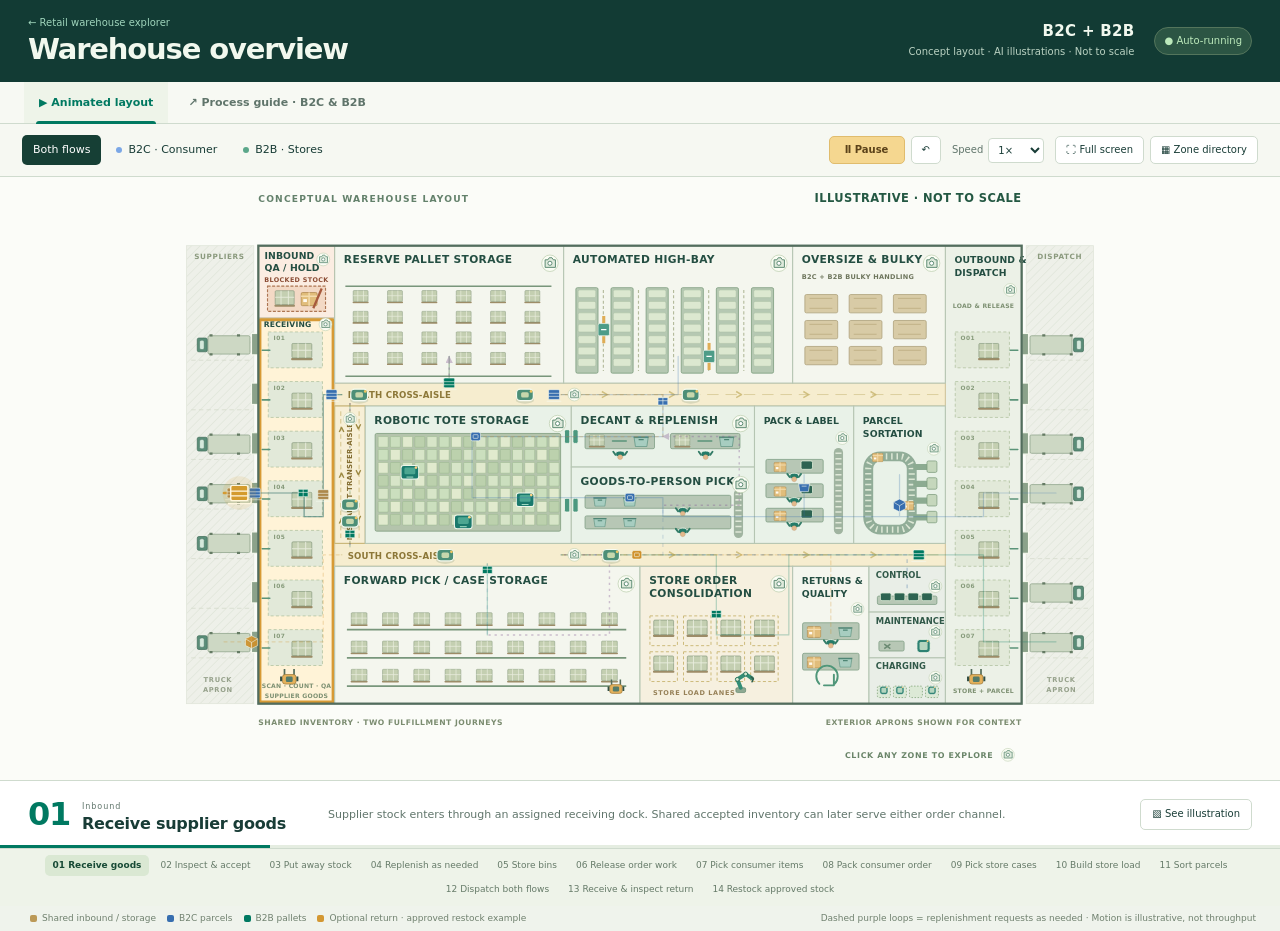
<file: warehouse-600k.html>
<!doctype html><html lang="en"><head><meta charset="utf-8"><meta name="viewport" content="width=device-width,initial-scale=1"><title>Warehouse overview</title><link rel="canonical" href="warehouse-overview.html"><script>location.replace('warehouse-overview.html'+location.search+location.hash);</script></head><body><p>The warehouse overview has moved. <a href="warehouse-overview.html">Open the animated warehouse overview</a>.</p></body></html>
</file>
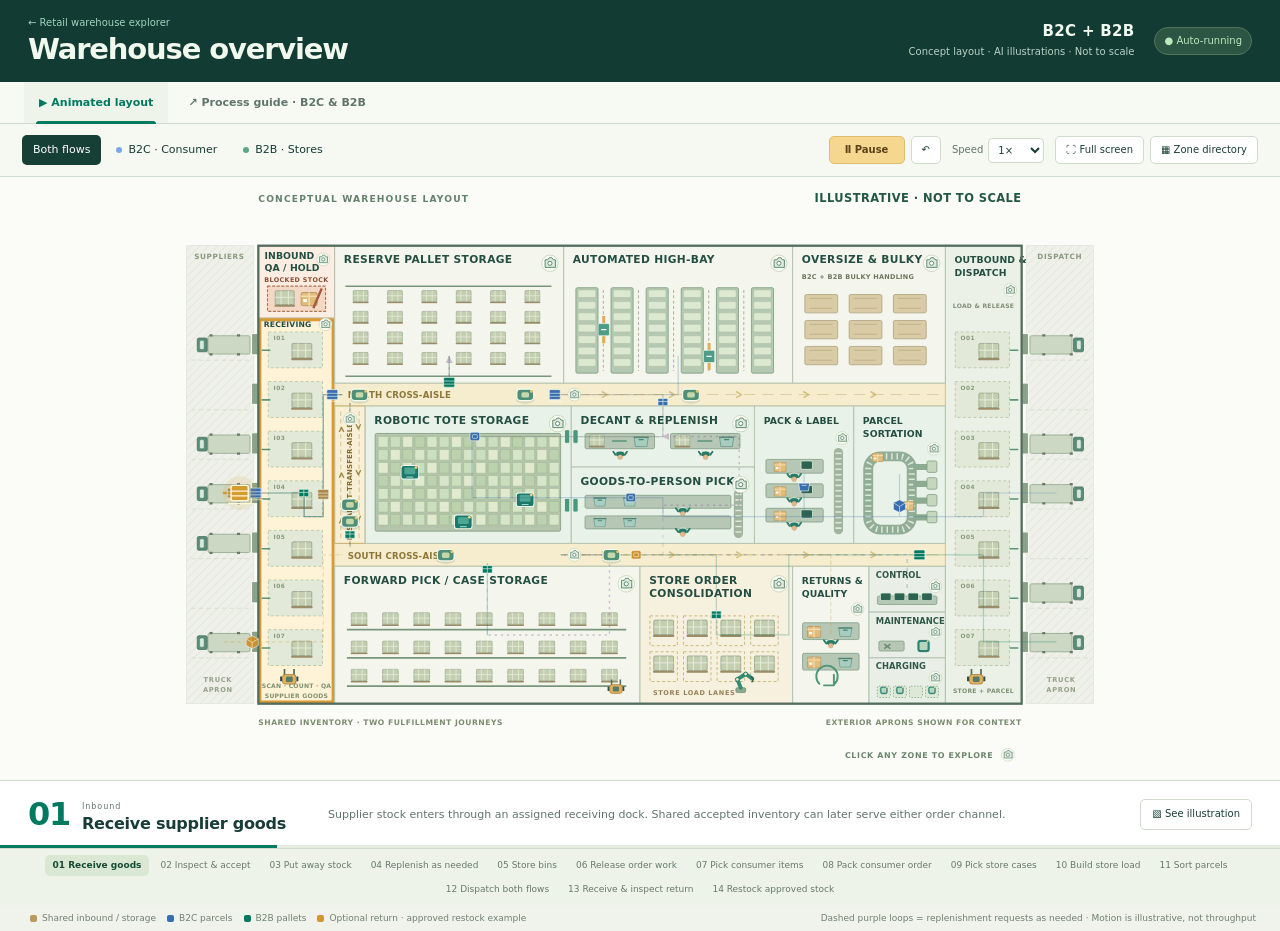
<file: warehouse-overview.html>
<!doctype html>
<html lang="en"><head><meta charset="utf-8"><meta name="viewport" content="width=device-width,initial-scale=1"><meta name="description" content="An animated conceptual warehouse layout explaining retail B2C and B2B processes."><title>Retail Warehouse · Automatic Overview</title><link rel="stylesheet" href="warehouse-layout.css?v=20261020-flow2"><link rel="stylesheet" href="warehouse-overview.css?v=20261020-flow2"><link rel="stylesheet" href="process-guide.css"></head>
<body><main id="w6-app">
 <header class="w6-header"><div><a class="w6-back" href="index.html">← Retail warehouse explorer</a><h1>Warehouse overview</h1></div><div class="w6-footprint"><b>B2C + B2B</b><span>Concept layout · AI illustrations · Not to scale</span></div><span id="w6-live" class="w6-live">● Auto-running</span></header>
 <nav class="w6-page-tabs" role="tablist" aria-label="Warehouse views"><button id="w6-tab-overview" role="tab" aria-controls="w6-overview" aria-selected="true" data-w6-view="overview">▶ Animated layout</button><button id="w6-tab-process" role="tab" aria-controls="w6-process" aria-selected="false" tabindex="-1" data-w6-view="process">↗ Process guide · B2C & B2B</button></nav>
 <section id="w6-overview" role="tabpanel" aria-labelledby="w6-tab-overview">
 <div class="w6-toolbar"><div class="w6-mode" role="group" aria-label="Warehouse flows"><button data-w6-mode="both" aria-pressed="true">Both flows</button><button data-w6-mode="b2c" aria-pressed="false"><i class="w6-dot-blue"></i>B2C · Consumer</button><button data-w6-mode="b2b" aria-pressed="false"><i class="w6-dot-teal"></i>B2B · Stores</button></div><div class="w6-playback"><button id="w6-pause" aria-pressed="true">Ⅱ Pause</button><button id="w6-restart" aria-label="Restart automatic walkthrough">↶</button><label>Speed <select id="w6-speed"><option value="0.6">Slow</option><option value="1" selected>1×</option><option value="1.8">Fast</option></select></label><button id="w6-fullscreen">⛶ Full screen</button><button id="w6-area">▦ Zone directory</button></div></div>
 <section class="w6-stage" aria-label="Conceptual warehouse layout"><div class="w6-layout-host" id="w6-plan"></div><div id="w6-reduced" class="w6-reduced" hidden>Reduced motion is enabled. Press Play for an automatic step-through.</div></section>
 <div class="w6-caption"><div class="w6-phase-heading"><span id="w6-phase-number">01</span><div><span id="w6-phase-group">INBOUND</span><h2 id="w6-phase-title">Receiving and check-in</h2></div></div><p id="w6-phase-copy"></p><button id="w6-phase-photo">▧ See illustration</button><div class="w6-phase-progress"><div id="w6-phase-fill"></div></div></div>
 <nav class="w6-phases" id="w6-phases" aria-label="Automatic walkthrough phases"></nav>
 <footer class="w6-footer"><span><i class="w6-key-pallet"></i>Shared inbound / storage <i class="w6-key-b2c"></i>B2C parcels <i class="w6-key-b2b"></i>B2B pallets <i class="w6-key-return"></i>Optional return · approved restock example</span><span>Dashed purple loops = replenishment requests as needed · Motion is illustrative, not throughput</span></footer>
 </section>
 <section id="w6-process" class="pg-guide" role="tabpanel" aria-labelledby="w6-tab-process" hidden>
  <div class="pg-intro"><div><span class="pg-eyebrow">The big picture → Every subprocess</span><h2>One inventory. Two fulfillment journeys.</h2><p>Start with the flow, then click any step to explore its detailed process below. Shared receiving and stock control feed both consumer orders and store replenishment.</p></div><div class="pg-controls"><span class="pg-control-label">Show the process for</span><div class="pg-filters" role="group" aria-label="Process channels"><button data-pg-filter="both" aria-pressed="true">Both flows</button><button data-pg-filter="b2c" aria-pressed="false">B2C · Consumer</button><button data-pg-filter="b2b" aria-pressed="false">B2B · Stores</button></div></div></div>
  <section class="pg-map-shell" aria-labelledby="pg-map-title"><div class="pg-map-heading"><div><span class="pg-section-label">01 / High-level process</span><h3 id="pg-map-title">How goods move through the operation</h3></div><span class="pg-map-hint">Click a step for its subprocesses ↓</span></div><div id="pg-flow-map"></div><p class="pg-branch-note">Order release is a digital instruction: the stock stays in its location until a movement or pick task begins. Replenishment is an ongoing loop driven by consumption, minimum/maximum targets or order demand; order-triggered replenishment can follow release, so it is not a one-time prerequisite. Some systems pick directly from storage.</p></section>
  <section aria-labelledby="pg-detail-title"><div class="pg-details-heading"><div><span class="pg-section-label">02 / Process details</span><h2 id="pg-detail-title">What happens within each step</h2><p>Open a step for its inputs, outputs, work sequence and exception handling.</p></div><div class="pg-expand-controls"><button id="pg-expand">Expand all shown</button><button id="pg-collapse">Collapse all</button></div></div><div id="pg-detail-groups" class="pg-detail-columns"></div></section>
  
 </section>
 <span class="w6-sr" id="w6-announce" aria-live="polite" role="status"></span>
 <dialog id="w6-photo-dialog" aria-labelledby="w6-photo-title" class="w6-dialog"><div class="w6-dialog-top"><div><span class="w6-eyebrow">AI-generated / Illustrative zone</span><h2 id="w6-photo-title"></h2></div><button id="w6-photo-close" aria-label="Close zone images">✕ Close</button></div><div class="w6-photo-content"><div><img id="w6-photo" width="1400" height="850" alt=""><div class="w6-gallery"><button id="w6-photo-prev" aria-label="Previous image">←</button><span id="w6-photo-count"></span><button id="w6-photo-next" aria-label="Next image">→</button></div><p id="w6-photo-alt"></p><a id="w6-photo-source" target="_blank" rel="noopener"></a></div><div><div class="w6-zone-area"><span>Operational flow</span><b id="w6-zone-area"></b><small id="w6-zone-dims"></small></div><h3>Role in the warehouse</h3><p id="w6-zone-role"></p><h3>What the illustration shows</h3><p id="w6-zone-context"></p><div class="w6-photo-caveat">This image was generated with ChatGPT for explanation. It is not a photograph of a real facility, evidence of a deployment, or an engineering design.</div></div></div></dialog>
 <dialog id="w6-area-dialog" aria-labelledby="w6-area-title" class="w6-dialog w6-area-dialog"><div class="w6-dialog-top"><div><span class="w6-eyebrow">Operations / zone directory</span><h2 id="w6-area-title">Explore the warehouse zones.</h2></div><button id="w6-area-close" aria-label="Close zone directory">✕ Close</button></div><div class="w6-area-body"><p>A conceptual arrangement of shared operations, consumer fulfillment, store replenishment and support functions. Zone shapes illustrate relationships and do not specify building dimensions or capacity.</p><div class="w6-area-table"><table><thead><tr><th>Indoor zone</th><th>Flow</th><th>Purpose</th></tr></thead><tbody id="w6-area-rows"></tbody></table></div><p class="w6-area-note">Local aisles and working clearances depend on the equipment and site. Exterior truck aprons, parking and yard areas are shown for context. This is a learning illustration, not an engineering or safety-approved layout.</p></div></dialog>
</main><script src="photo-sources.js"></script><script src="warehouse-layout.js?v=20261020-flow2"></script><script src="warehouse-flow-data.js?v=20261020-flow2"></script><script src="warehouse-overview.js?v=20261020-flow2"></script><script src="process-guide-data.js?v=20261020-flow2"></script><script src="process-guide.js"></script></body></html>
</file>
<file: journey.css>
.tour{--tour-teal:#007d69;--tour-gold:#ffb84d;--tour-dark:#123638}.tour-head{display:flex;align-items:flex-end;justify-content:space-between;gap:22px;margin-bottom:20px}.tour-head h2{font-size:29px;letter-spacing:-.035em;margin-bottom:8px}.tour-head p{color:var(--sub);font-size:14px;max-width:620px;margin-bottom:0}.tour-channels{flex-shrink:0}.tour-controls{display:flex;align-items:center;gap:9px;flex-wrap:wrap;margin-bottom:18px}.tour-controls .play{padding:10px 18px;min-width:144px}.tour-controls label{display:flex;align-items:center;gap:7px;font-size:12px;color:var(--sub);margin-left:auto}.tour-controls select{padding:7px 10px}.tour-control-note{font-size:12px;color:var(--sub)}.tour-stage{display:grid;grid-template-columns:minmax(0,1.65fr) minmax(295px,1fr);border:1px solid var(--line);border-radius:13px;overflow:hidden;background:white}.tour-picture{margin:0;position:relative;min-height:400px;background:#183c3c;isolation:isolate;overflow:hidden}.tour-picture>img{width:100%;height:100%;position:absolute;inset:0;object-fit:cover;transition:opacity .22s ease}.tour-picture:after{content:'';position:absolute;inset:0;background:linear-gradient(180deg,#08262625 20%,#082626c9 100%);pointer-events:none;z-index:0}.tour-photo-top{position:absolute;left:20px;right:20px;top:18px;z-index:2;display:flex;justify-content:space-between;align-items:flex-start;gap:12px}.tour-photo-top span{background:#0f3030df;color:#fff;font-size:11px;padding:6px 10px;border-radius:5px;backdrop-filter:blur(8px)}.tour-photo-top .tour-phase{color:#b0f1d0}.tour-picture figcaption{position:absolute;bottom:22px;left:24px;right:24px;color:#fff;z-index:2;max-width:650px}.tour-picture figcaption strong{font-size:clamp(23px,2.5vw,35px);display:block;line-height:1.12;letter-spacing:-.025em;margin-bottom:8px}.tour-picture figcaption p{font-size:14px;line-height:1.5;max-width:560px;margin-bottom:0;color:#f0f6f2}.tour-parcel{position:absolute;z-index:3;bottom:142px;left:8%;display:flex;align-items:center;gap:8px;padding:9px 13px;border-radius:7px;background:#ffe7ad;color:#483313;box-shadow:0 5px 25px #0003;font-size:12px;font-weight:750;transform:translateX(0);transition:opacity .3s}.tour-parcel .cube{font-size:24px;line-height:1}.tour-parcel.handling{animation:tourHandle 3.4s ease-in-out infinite}.tour-bubble{position:absolute;right:20px;bottom:151px;background:#0d302eee;color:#d3fbe4;border:1px solid #badac245;padding:7px 11px;border-radius:7px;z-index:3;font-size:11px;max-width:46%}.tour-detail{padding:23px 25px;display:flex;flex-direction:column}.tour-detail .small-label{margin-bottom:6px}.tour-detail h3{font-size:24px;letter-spacing:-.025em;margin-bottom:12px}.tour-detail p{font-size:14px;color:var(--sub);margin-bottom:16px}.tour-handoff{display:grid;grid-template-columns:1fr 20px 1fr;align-items:center;gap:9px;border-top:1px solid var(--line);border-bottom:1px solid var(--line);padding:13px 0;margin-bottom:15px}.tour-handoff small{display:block;font-size:10px;text-transform:uppercase;letter-spacing:.08em;color:var(--sub);margin-bottom:4px}.tour-handoff b{font-size:12px;display:block}.tour-handoff>span{color:var(--tour-teal)}.tour-lenses{display:flex;gap:6px;margin-bottom:12px;flex-wrap:wrap}.tour-lenses button{background:#f0f4ef;border:0;border-radius:5px;padding:6px 9px;color:var(--sub);font-size:11px;font-weight:700}.tour-lenses button[aria-pressed=true]{background:var(--ink);color:#fff}.tour-observation{font-size:12px;color:var(--ink);min-height:57px}.tour-credit{margin-top:auto;padding-top:13px;font-size:10px;color:var(--sub)}.tour-credit a{display:block;font-size:11px}.tour-progress{height:4px;background:#d5e8dd;grid-column:1/-1}.tour-progress>div{height:100%;width:0;background:var(--tour-teal)}.tour-map-head{display:flex;justify-content:space-between;gap:15px;align-items:center;margin:23px 0 11px}.tour-map-head h3{font-size:15px;margin:0}.tour-map-head span{font-size:11px;color:var(--sub)}.tour-order{display:flex;gap:9px;align-items:center;flex-wrap:wrap;border-left:2px dashed var(--blue);padding:8px 12px;color:var(--blue);font-size:11px;margin:0 0 17px;background:#e9f0f7}.tour-order strong{font-size:11px}.tour-map-wrap{position:relative;padding:14px 0 17px}.tour-map{display:grid;grid-template-columns:repeat(5,minmax(0,1fr));grid-template-rows:auto auto;gap:36px 18px;position:relative;z-index:1}.tour-node{border:1px solid #cbdcd2;background:#fff;border-radius:9px;overflow:hidden;padding:0;text-align:left;color:var(--ink);position:relative;box-shadow:0 1px 4px #12363808}.tour-node img{width:100%;height:88px;object-fit:cover;display:block;filter:saturate(.7);transition:filter .3s}.tour-node>span{padding:9px 10px 11px;display:block;min-height:59px}.tour-node small{display:block;color:var(--sub);font-size:10px;letter-spacing:.02em;margin-bottom:3px}.tour-node b{font-size:12px;line-height:1.2;display:block}.tour-node[aria-pressed=true]{outline:3px solid var(--tour-teal);outline-offset:3px}.tour-node[aria-pressed=true] img{filter:saturate(1.1)}.tour-node.done:after{content:'✓';position:absolute;top:6px;right:6px;background:var(--tour-teal);color:#fff;border-radius:50%;width:20px;height:20px;text-align:center;font-size:12px;font-weight:700}.tour-node.return-node{border-style:dashed;border-color:#b38442}.tour-connectors{position:absolute;inset:0;width:100%;height:100%;overflow:visible;pointer-events:none;z-index:0}.tour-mover{position:absolute;width:18px;height:18px;border-radius:4px;background:var(--tour-gold);box-shadow:0 0 0 3px #fff,0 2px 8px #563b3b30;z-index:4;transform:translate(-50%,-50%);pointer-events:none;display:none}.tour-mover:before{content:'';position:absolute;left:8px;top:0;bottom:0;border-left:1px solid #997035}.tour-key{display:flex;gap:18px;flex-wrap:wrap;font-size:11px;color:var(--sub);margin:0 0 10px}.tour-key i{display:inline-block;width:18px;border-top:2px solid var(--tour-teal);vertical-align:middle;margin-right:6px}.tour-key .data i{border-top-style:dashed;border-color:var(--blue)}.tour-key .optional i{border-top-style:dashed;border-color:#ad7d35}.tour-finish{padding:10px 14px;background:#e3eee4;border-left:3px solid var(--tour-teal);font-size:12px;display:flex;align-items:center;justify-content:space-between;gap:12px}.tour-finish button{white-space:nowrap}.tour-truth{font-size:11px;color:var(--sub);margin-top:15px}.tour-pause-state{color:var(--teal);font-weight:650}.tour-helper{border:0;background:transparent;color:var(--teal);padding:0;text-decoration:underline;font-size:12px}.tour-button-previous:disabled{opacity:.45;cursor:default}.tour-photo-details{margin:12px 0 0;font-size:11px;color:var(--sub)}.tour-photo-details summary{cursor:pointer;color:var(--teal)}.tour-photo-details ul{padding-left:18px}.tour-photo-details li{margin-bottom:8px}.tour .btn:disabled{opacity:.5;cursor:default}@keyframes tourHandle{0%,15%{transform:translateX(0)}50%,65%{transform:translateX(45px)}100%{transform:translateX(0)}}@media(max-width:1020px){.tour-stage{grid-template-columns:1.4fr 1fr}.tour-picture{min-height:430px}.tour-head{align-items:flex-start}.tour-map{gap:28px 12px}.tour-node img{height:75px}.tour-node b{font-size:11px}.tour-detail{padding:20px}}@media(max-width:760px){.tour-stage{grid-template-columns:1fr}.tour-picture{min-height:340px}.tour-head{display:block}.tour-channels{margin-top:16px;width:max-content;max-width:100%}.tour-detail{padding:20px}.tour-map{grid-template-columns:repeat(2,minmax(0,1fr));grid-template-rows:repeat(5,auto);gap:20px 18px}.tour-node img{height:95px}.tour-node b{font-size:12px}.tour-map-head{align-items:flex-start}.tour-map-head span{max-width:145px;text-align:right}.tour-picture figcaption strong{font-size:29px}.tour-observation{min-height:0}.tour-controls label{margin-left:0}.tour-finish{align-items:flex-start}.tour-parcel{bottom:155px}.tour-bubble{bottom:159px}.tour-picture figcaption{left:20px;right:20px}.tour-head h2{font-size:26px}}@media(max-width:380px){.tour-controls .play{min-width:126px}.tour-controls{gap:7px}.tour-controls .btn{padding:8px 10px}.tour-picture{min-height:360px}.tour-photo-top{left:12px;right:12px}.tour-picture figcaption{left:16px;right:16px}.tour-bubble{display:none}.tour-map-head{display:block}.tour-map-head span{max-width:none;text-align:left;display:block;margin-top:4px}}@media(prefers-reduced-motion:reduce){.tour-parcel.handling{animation:none}.tour-picture>img,.tour-node img{transition:none}}
.tour-loop{display:flex;align-items:center;gap:10px;flex-wrap:wrap;border-top:1px dashed #ad7d35;color:#805d2b;padding:11px 0 15px;font-size:11px}.sr-only{position:absolute;width:1px;height:1px;padding:0;margin:-1px;overflow:hidden;clip:rect(0,0,0,0);white-space:nowrap;border:0}
</file>
<file: floorplan.css>
.wf-floor-host{width:100%;line-height:1.3;--wf-teal:#007d69;--wf-amber:#ffbd54;--wf-ink:#244d42;--wf-outline:#a5bba6;font-family:Inter,system-ui,-apple-system,"Segoe UI",sans-serif}
.wf-floor-host .wf-floor-svg{display:block;width:100%;height:auto;overflow:visible;isolation:isolate}
.wf-floor-host .wf-floor-caption{font-size:12px;font-weight:750;letter-spacing:1.1px;fill:#406556}
.wf-floor-host .wf-floor-key{font-size:11px;fill:#698073;font-weight:500}
.wf-floor-host .wf-aisle-label{font-size:10px;letter-spacing:1px;fill:#937b34;font-weight:650}
.wf-floor-host .wf-outside-label{font-size:10px;letter-spacing:1.2px;fill:#81988b;font-weight:750}
.wf-floor-host .wf-zone{cursor:pointer;outline:none}
.wf-floor-host .wf-zone-base{fill:#f6f9f1;stroke:#b5c7b0;stroke-width:1.3;transition:fill .15s,stroke .15s}
.wf-floor-host .wf-zone-label{font-size:13px;letter-spacing:.45px;font-weight:800;fill:#244d42;pointer-events:none}
.wf-floor-host .wf-zone-sub{font-size:10.6px;fill:#728577;pointer-events:none;letter-spacing:0}
.wf-floor-host .wf-object{pointer-events:none}
.wf-floor-host .wf-bin-cell{fill:#d3e4c9;stroke:#9eb993;stroke-width:.6}
.wf-floor-host .wf-zone-unused .wf-zone-base{fill:#e7ede2;stroke:#cbd5c4}
.wf-floor-host .wf-zone-unused .wf-object{opacity:.42}
.wf-floor-host .wf-zone-unused .wf-zone-label,.wf-floor-host .wf-zone-unused .wf-zone-sub{fill:#839383}
.wf-floor-host .wf-zone-active .wf-zone-base{fill:#fff0cf;stroke:#e3a442;stroke-width:2.5}
.wf-floor-host .wf-zone-active .wf-zone-label{fill:#754f18}
.wf-floor-host .wf-zone:hover .wf-zone-base{stroke:#007d69;stroke-width:2.5;fill:#ebf5e4}
.wf-floor-host .wf-zone:focus-visible .wf-zone-base{stroke:#007d69;stroke-width:3.5;stroke-dasharray:5 3}
.wf-floor-host .wf-camera{fill:#eef5e8;stroke:#5d8c77;stroke-width:1.2;pointer-events:none;opacity:.9}
.wf-floor-host .wf-camera circle{fill:none}
.wf-floor-host .wf-zone:hover .wf-camera{stroke:#007d69;opacity:1}
.wf-floor-host .wf-destination .wf-zone-base{fill:#e4f2e9;stroke:#92b9a4;stroke-dasharray:5 4}
.wf-floor-host .wf-destination .wf-zone-label{font-size:12px}
.wf-floor-host .wf-destination .wf-zone-sub{font-size:9.5px}
.wf-floor-host .wf-route-trail{fill:none;stroke:#5b9b81;stroke-width:4;stroke-linejoin:round;stroke-linecap:round;opacity:.22}
.wf-floor-host .wf-route-guide{fill:none;stroke:#2a9678;stroke-width:4;stroke-linejoin:round;stroke-linecap:round;opacity:.15}
.wf-floor-host .wf-route-live{fill:none;stroke:#007d69;stroke-width:4.5;stroke-linejoin:round;stroke-linecap:round}
.wf-floor-host .wf-route-return{stroke:#ac7f2e}
.wf-floor-host .wf-route-signal{fill:none;stroke:#557fba;stroke-width:3;stroke-linejoin:round;stroke-linecap:round;stroke-dasharray:5 7;opacity:.95}
.wf-floor-host .wf-return-label{font-size:10.5px;font-weight:700;letter-spacing:1px;fill:#a37b37}
.wf-floor-host .wf-token-halo{fill:#007d69;opacity:.11}
.wf-floor-host .wf-token-shape{fill:#ffce75;stroke:#815b22;stroke-width:1.5;stroke-linejoin:round}
.wf-floor-host .wf-token-shape path,.wf-floor-host .wf-token-shape rect+rect{fill:none}
.wf-floor-host .wf-token-shape path:first-child{fill:#ffce75}
.wf-floor-host .wf-token-shape .wf-token-foot{stroke-width:3;stroke:#8f723e}
.wf-floor-host .wf-token-tag rect{fill:#174e3e;stroke:#f7fbf0;stroke-width:1}
.wf-floor-host .wf-token-tag text{font-size:8.5px;font-weight:800;letter-spacing:.55px;fill:#fff}
.wf-floor-host .wf-step-badge{cursor:pointer;outline:none}
.wf-floor-host .wf-step-badge circle{fill:#fff;stroke:#819c85;stroke-width:1.3}
.wf-floor-host .wf-step-badge text{font-size:10px;font-weight:750;fill:#55725d;pointer-events:none;font-variant-numeric:tabular-nums}
.wf-floor-host .wf-step-done circle{fill:#007d69;stroke:#007d69}
.wf-floor-host .wf-step-done text{fill:#fff}
.wf-floor-host .wf-step-current circle{fill:#ffc65f;stroke:#9b722b;stroke-width:2}
.wf-floor-host .wf-step-current text{fill:#594117}
.wf-floor-host .wf-step-badge:hover circle,.wf-floor-host .wf-step-badge:focus-visible circle{stroke:#123e31;stroke-width:3}
@media(prefers-reduced-motion:reduce){.wf-floor-host .wf-zone-base{transition:none}}
.wf-floor-host .wf-zone-label{font-size:15px;letter-spacing:.1px}.wf-floor-host .wf-zone-sub{font-size:11.7px}.wf-floor-host .wf-destination .wf-zone-label{font-size:12px}.wf-floor-host .wf-destination .wf-zone-sub{font-size:9.5px}.wf-floor-host .wf-bulky-prep{pointer-events:none}
</file>
<file: liveflow.css>
.live-floor{--lf-green:#007763;--lf-amber:#d8981d;--lf-blue:#3d70a2;--lf-ink:#173b3b}.lf-heading{display:flex;align-items:flex-start;justify-content:space-between;gap:22px;margin-bottom:22px}.lf-heading h2{font-size:31px;letter-spacing:-.035em;margin:5px 0 8px}.lf-heading p{font-size:14px;color:var(--sub);margin:0}.lf-concept{font-size:10px;letter-spacing:.1em;padding:7px 10px;background:#e5eee6;color:var(--teal);border-radius:5px;white-space:nowrap;margin-top:6px}.lf-label{display:block;text-transform:uppercase;letter-spacing:.1em;font-size:10px;font-weight:750;color:var(--sub);margin-bottom:8px}.lf-scenario{display:flex;gap:24px;align-items:flex-start;justify-content:space-between;margin-bottom:18px;flex-wrap:wrap}.lf-categories{display:flex;gap:6px;flex-wrap:wrap}.lf-categories button{padding:9px 12px;border:1px solid #ccd9ce;background:white;border-radius:5px;color:var(--sub);font-size:12px;font-weight:650}.lf-categories button[aria-pressed=true]{background:var(--ink);color:white;border-color:var(--ink)}.lf-channel{display:flex;border:1px solid var(--line);border-radius:6px;overflow:hidden}.lf-channel button{background:white;border:0;padding:7px 13px;text-align:left;font-size:12px;font-weight:750;color:var(--sub)}.lf-channel button+button{border-left:1px solid var(--line)}.lf-channel small{display:block;font-size:10px;font-weight:400}.lf-channel button[aria-pressed=true]{background:var(--lf-green);color:white}.lf-scenario-extra{font-size:12px;display:grid;gap:8px;margin-top:20px;color:var(--sub)}.lf-check{display:flex;align-items:center;gap:7px}.lf-check input{accent-color:var(--teal);width:16px;height:16px}.lf-scenario-extra select{padding:4px 6px;font-size:11px}.lf-profile{display:grid;grid-template-columns:1fr 1.2fr 1fr;gap:0;background:#e6ede4;border:1px solid #d7e1d5;border-radius:7px;margin-bottom:20px}.lf-profile>div{padding:12px 16px;min-width:0}.lf-profile>div+div{border-left:1px solid #cfdacc}.lf-profile span{font-size:10px;text-transform:uppercase;letter-spacing:.08em;color:var(--sub);display:block;margin-bottom:4px}.lf-profile b{font-size:12px;display:block}.lf-workspace{display:grid;grid-template-columns:minmax(0,1fr) 285px;gap:20px;align-items:start}.lf-main-column{min-width:0}.lf-player{display:flex;align-items:center;gap:7px;flex-wrap:wrap;margin-bottom:12px}.lf-player .btn{font-size:12px;padding:8px 11px}.lf-player #lf-play{min-width:116px}.lf-player .btn:disabled{opacity:.4;cursor:default}.lf-player label{margin-left:auto;display:flex;align-items:center;gap:6px;color:var(--sub);font-size:11px}.lf-player select{padding:5px 6px;font-size:12px}.lf-player>span{font-size:11px;color:var(--teal);min-width:70px}.lf-map-shell{background:#f7f8f3;border:1px solid #cdd9cd;border-radius:9px;overflow:hidden;min-width:0}.lf-map-toolbar{display:flex;justify-content:space-between;gap:12px;align-items:center;padding:9px 12px;border-bottom:1px solid #d5dfd3;color:var(--sub);font-size:11px;background:#eaf0e7}.lf-map-toolbar>div{display:flex;align-items:center;gap:6px;flex-shrink:0}.lf-map-toolbar button{border:1px solid #cbd8c9;background:white;border-radius:4px;padding:3px 9px;font-size:11px;color:var(--ink)}.lf-map-toolbar #lf-zoom-label{min-width:35px;text-align:center;font-variant-numeric:tabular-nums}.lf-dot{display:inline-block;background:var(--lf-green);width:6px;height:6px;border-radius:50%;margin-right:3px}.lf-map-scroll{overflow:auto;max-height:690px;overscroll-behavior:contain;scrollbar-color:#99b6a6 #e3eae1;scrollbar-width:thin;touch-action:pan-x pan-y}.wf-floor-host{width:100%;min-width:820px}.lf-map-key{display:flex;align-items:center;gap:9px 17px;flex-wrap:wrap;padding:10px 12px;border-top:1px solid #d5dfd3;background:#f0f4ed;font-size:10px;color:var(--sub)}.lf-map-key i{display:inline-block;width:17px;border-top:2px solid var(--lf-green);vertical-align:middle;margin-right:4px}.lf-key-data i{border-top-style:dashed;border-color:var(--lf-blue)}.lf-key-return i{border-top-style:dashed;border-color:#ad7d35}.lf-key-photo{margin-left:auto;color:var(--teal);font-weight:650}.lf-scrub{margin:13px 0 16px}.lf-scrub>label{display:flex;justify-content:space-between;gap:15px;font-size:11px;color:var(--sub)}.lf-scrub input{width:100%;accent-color:var(--lf-green);display:block;margin:7px 0}.lf-scrub>div{display:flex;justify-content:space-between;gap:10px;color:var(--sub);font-size:10px}.lf-detail{background:white;border:1px solid var(--line);border-radius:9px;padding:20px}.lf-step-heading{display:flex;align-items:center;gap:12px;margin-bottom:13px}.lf-step-heading>span{font-size:34px;font-weight:750;letter-spacing:-.05em;color:var(--lf-green);line-height:1}.lf-phase{font-size:9px;letter-spacing:.1em;text-transform:uppercase;color:var(--sub);margin-bottom:3px}.lf-step-heading h3{font-size:21px;margin:0;letter-spacing:-.02em;line-height:1.15}.lf-step-heading>.btn{margin-left:auto;font-size:11px;white-space:nowrap}.lf-detail>p{font-size:13px;color:var(--sub);margin-bottom:16px}.lf-detail-grid{display:grid;grid-template-columns:.7fr 1.3fr 1fr;gap:14px;padding:14px 0;border-top:1px solid var(--line);border-bottom:1px solid var(--line);margin-bottom:13px}.lf-detail-grid span{font-size:9px;color:var(--sub);text-transform:uppercase;letter-spacing:.06em;display:block;margin-bottom:4px}.lf-detail-grid b{font-size:11px;font-weight:550;display:block}.lf-systems{display:flex;align-items:center;gap:12px;flex-wrap:wrap;font-size:11px;color:var(--sub)}.lf-systems>div{display:flex;gap:5px;flex-wrap:wrap}.lf-systems abbr{border-radius:4px;padding:3px 7px;background:#e6ede5;color:#4c625b;text-decoration:none;font-size:10px;opacity:.5}.lf-systems abbr.on{opacity:1;background:var(--lf-ink);color:#fff}.lf-detail .lf-event{font-size:10px;color:var(--sub);margin:10px 0 0}.lf-event code{font-size:10px;color:var(--teal);overflow-wrap:anywhere}.lf-footnote{font-size:10px;color:var(--sub);margin:13px 0 0}.lf-sidebar{min-width:0;background:white;border:1px solid var(--line);border-radius:9px;padding:17px}.lf-side-heading{display:flex;justify-content:space-between;gap:10px;align-items:flex-start;padding-bottom:12px}.lf-side-heading h3{font-size:14px;margin:0}.lf-side-heading>span{font-size:10px;color:var(--sub);max-width:65px;text-align:right}.lf-step-list{list-style:none;margin:0;padding:0;display:grid;gap:2px}.lf-step-list>li{min-width:0}.lf-step-list button{display:flex;align-items:center;gap:9px;text-align:left;width:100%;background:transparent;border:0;border-radius:5px;padding:6px 7px;color:var(--sub)}.lf-step-list button>span{width:23px;height:23px;flex-shrink:0;display:grid;place-items:center;border:1px solid #b9c9bd;border-radius:50%;font-size:10px;font-variant-numeric:tabular-nums;color:var(--ink)}.lf-step-list button b{font-size:11px;font-weight:550;display:block;line-height:1.3}.lf-step-list button small{font-size:9px;color:var(--sub);display:block;margin-top:1px}.lf-step-list button[aria-current=step]{background:#fff0d2;color:#735119}.lf-step-list button[aria-current=step]>span{background:#dfab40;border-color:#dfab40;color:#3b2a08}.lf-step-list button.done>span{background:var(--lf-green);border-color:var(--lf-green);color:white}.lf-photo-preview{padding:0;border:1px solid #cfdbd1;background:#f2f6f0;border-radius:6px;overflow:hidden;margin-top:17px;width:100%;text-align:left;color:var(--teal)}.lf-photo-preview img{width:100%;height:125px;display:block;object-fit:cover}.lf-photo-preview>span{font-size:10px;font-weight:650;display:block;padding:8px 10px}.lf-caption{font-size:9px;line-height:1.45;color:var(--sub);margin:7px 0 0}.lf-humanoid{display:block;width:100%;border:0;border-top:1px solid var(--line);background:transparent;margin-top:14px;padding:12px 0 0;text-align:left;color:var(--ink)}.lf-humanoid>span{display:block;font-size:9px;text-transform:uppercase;letter-spacing:.07em;color:var(--sub);margin-bottom:3px}.lf-humanoid>b{font-size:11px;display:block;color:var(--teal)}.lf-humanoid small{font-size:10px;color:var(--sub)}.lf-dialog{width:min(1120px,calc(100vw - 32px));max-width:none;max-height:calc(100dvh - 32px);border:1px solid #bcd0c1;border-radius:12px;padding:0;background:#f7f9f4;color:var(--ink);box-shadow:0 25px 100px #102b3066;overscroll-behavior:contain}.lf-dialog::backdrop{background:#082727b8;backdrop-filter:blur(5px)}.lf-dialog-head{display:flex;justify-content:space-between;align-items:flex-start;gap:15px;padding:20px 23px;border-bottom:1px solid var(--line);position:sticky;top:0;background:#f7f9f4;z-index:2}.lf-dialog-head h2{font-size:25px;margin:0;letter-spacing:-.025em}.lf-dialog-head .lf-label{font-size:9px;margin-bottom:5px}.lf-dialog-head .btn{white-space:nowrap;font-size:11px}.lf-modal-grid{display:grid;grid-template-columns:1.55fr 1fr;gap:24px;padding:22px}.lf-photo-pane{min-width:0}.lf-photo-pane>img{width:100%;max-height:440px;object-fit:contain;display:block;background:#e2e9e0;aspect-ratio:1.6;border-radius:6px}.lf-modal-photo-nav{display:flex;align-items:center;justify-content:center;gap:16px;margin:12px 0}.lf-modal-photo-nav .btn{font-size:12px}.lf-modal-photo-nav span{font-size:11px;color:var(--sub)}.lf-modal-photo-nav .btn:disabled{opacity:.4;cursor:default}.lf-photo-pane>p{font-size:12px;color:var(--sub);margin-bottom:9px}.lf-photo-pane>a{font-size:11px}.lf-modal-notes p{font-size:13px;color:var(--sub)}.lf-modal-notes h3{font-size:14px;margin:20px 0 6px}.lf-modal-notes .lf-modal-truth{font-size:10px;color:var(--sub);border-left:2px solid var(--lf-amber);padding:8px 12px;background:#eef1e8;margin-top:20px}.lf-dialog[open]{animation:lfModal .15s ease-out}@keyframes lfModal{from{opacity:0;transform:translateY(8px)}to{opacity:1;transform:translateY(0)}}@media(min-width:1100px){body .hero{margin-bottom:22px}body .hero h1{font-size:42px;margin:8px 0 13px}body .hero .intro{font-size:14px;margin-bottom:0}body main{padding-top:25px}body .tabs{margin-bottom:22px}}@media(max-width:1080px){.lf-workspace{grid-template-columns:minmax(0,1fr) 250px;gap:15px}.lf-player>span{display:none}.lf-scenario{gap:14px}.lf-categories button{padding:8px 10px}}@media(max-width:880px){.lf-workspace{grid-template-columns:1fr}.lf-sidebar{display:grid;grid-template-columns:1fr 1fr;gap:0 18px}.lf-side-heading,.lf-step-list{grid-column:1;grid-row:auto}.lf-step-list{grid-row:2/5}.lf-photo-preview{grid-column:2;grid-row:1/3;margin-top:0}.lf-caption{grid-column:2;grid-row:3}.lf-humanoid{grid-column:2;grid-row:4}.lf-side-heading>span{max-width:none}.lf-photo-preview img{height:150px}.lf-modal-grid{grid-template-columns:1fr 1fr}.lf-scenario-extra{margin-top:0}.wf-floor-host{min-width:900px}}@media(max-width:600px){.lf-heading h2{font-size:27px}.lf-heading{display:block}.lf-concept{display:inline-block;margin-top:12px}.lf-profile{grid-template-columns:1fr}.lf-profile>div{padding:9px 12px}.lf-profile>div+div{border-left:0;border-top:1px solid #cfdacc}.lf-profile span{display:inline;margin-right:8px}.lf-profile b{display:inline;font-size:11px}.lf-scenario{display:grid;gap:14px}.lf-scenario-extra{display:flex;gap:14px;align-items:center;flex-wrap:wrap}.lf-profile{margin-bottom:16px}.lf-categories button{font-size:11px}.lf-player{gap:6px}.lf-player .btn{padding:8px 10px}.lf-player label{margin-left:0}.lf-player #lf-play{min-width:108px}.lf-map-toolbar{padding:8px}.lf-map-toolbar>span{font-size:10px;max-width:140px}.lf-map-key{font-size:9px;gap:7px 11px}.lf-key-photo{margin-left:0;width:100%}.lf-detail{padding:16px}.lf-step-heading{flex-wrap:wrap}.lf-step-heading h3{font-size:20px}.lf-step-heading>.btn{margin-left:45px}.lf-detail-grid{grid-template-columns:1fr;gap:12px}.lf-sidebar{display:block}.lf-photo-preview{margin-top:15px}.lf-side-heading>span{max-width:none}.lf-step-list{grid-template-columns:1fr 1fr;display:grid;gap:3px 8px}.lf-step-list button{padding:8px 4px}.lf-step-list button b{font-size:10px}.lf-step-list button small{font-size:9px}.lf-photo-preview img{height:180px}.lf-modal-grid{grid-template-columns:1fr;padding:15px;gap:15px}.lf-dialog-head{padding:16px;gap:10px}.lf-dialog-head h2{font-size:20px}.lf-dialog{width:calc(100vw - 20px);max-height:calc(100dvh - 20px)}.lf-modal-notes h3{margin-top:14px}.lf-map-scroll{max-height:570px}}@media(prefers-reduced-motion:reduce){.lf-dialog[open]{animation:none}}
.live-floor .wf-floor-host{min-width:980px}
</file>
<file: warehouse-layout.css>
.w6-layout-host{width:100%;min-width:0;line-height:1.3;font-family:Inter,system-ui,-apple-system,"Segoe UI",sans-serif;--w6-ink:#214d43;--w6-teal:#127b69;--w6-amber:#d99c3a;color:var(--w6-ink)}
.w6-layout-host .w6-layout-svg{display:block;width:100%;height:auto;overflow:visible;background:#fbfcf8;border-radius:12px;isolation:isolate}
.w6-layout-host .w6-building-wall{fill:none;stroke:#526d5d;stroke-width:3;pointer-events:none}
.w6-layout-host .w6-zone{cursor:pointer;outline:none}
.w6-layout-host .w6-zone-base{fill:#f4f6ee;stroke:#b5c5b2;stroke-width:1.4;transition:fill .16s,opacity .16s}
.w6-layout-host .w6-group-b2c .w6-zone-base{fill:#e9f2e8}
.w6-layout-host .w6-group-b2b .w6-zone-base{fill:#f6f0df}
.w6-layout-host .w6-zone-inbound .w6-zone-base,.w6-layout-host .w6-zone-outbound .w6-zone-base{fill:#ecf1e7}
.w6-layout-host .w6-group-support .w6-zone-base{fill:#e9eee7}
.w6-layout-host .w6-zone-aisle-north .w6-zone-base,.w6-layout-host .w6-zone-aisle-south .w6-zone-base{fill:#f6edcf;stroke:#d4c69d}
.w6-layout-host .w6-zone-aisle-link .w6-zone-base{fill:#f7efd6;stroke:#c9b778;stroke-width:1.5}
.w6-layout-host .w6-zone-inbound-qa .w6-zone-base{fill:#fbede2;stroke:#c39b77;stroke-width:1.5}
.w6-layout-host .w6-zone-outline{fill:none;stroke:transparent;stroke-width:3;pointer-events:none;transition:stroke .15s}
.w6-layout-host .w6-zone:hover .w6-zone-outline{stroke:#388b73}
.w6-layout-host .w6-zone:focus-visible .w6-zone-outline{stroke:#00735f;stroke-width:3.5;stroke-dasharray:6 3}
.w6-layout-host .w6-zone.w6-is-active .w6-zone-outline{stroke:#d79a35;stroke-width:4}
.w6-layout-host .w6-zone.w6-is-active .w6-zone-base{fill:#fff3d7}
.w6-layout-host .w6-is-muted .w6-furniture{opacity:.34}
.w6-layout-host .w6-is-muted .w6-zone-base{fill:#eef0e9}
.w6-layout-host .w6-zone-labels.w6-is-muted{opacity:.58}
.w6-layout-host .w6-label-layer,.w6-layout-host .w6-route-layer,.w6-layout-host .w6-actor-layer{pointer-events:none}
.w6-layout-host .w6-label{font-size:14px;letter-spacing:.42px;font-weight:800;fill:#244e42}
.w6-layout-host .w6-label-narrow{font-size:12.2px;letter-spacing:.13px}
.w6-layout-host .w6-receiving-title{font-size:10px;letter-spacing:.25px;font-weight:800;fill:#244e42}
.w6-layout-host .w6-bulky-shared-note{font-size:8.6px;letter-spacing:.3px;font-weight:750;fill:#6e765d}
.w6-layout-host .w6-zone-area{font-size:11.7px;font-weight:600;fill:#697d68}
.w6-layout-host .w6-zone-labels.w6-is-active .w6-label{fill:#825919}
.w6-layout-host .w6-support-title{font-size:11px;font-weight:800;letter-spacing:.02px;fill:#315949}
.w6-layout-host .w6-support-area{font-size:11px;font-weight:550;fill:#6c7e69}
.w6-layout-host .w6-furniture{pointer-events:none;transition:opacity .16s}
.w6-layout-host .w6-camera>circle:first-child{fill:#fbfdf4;stroke:#b9ccac;stroke-width:1}
.w6-layout-host .w6-camera>path{fill:#dfeadc;stroke:#4e8067;stroke-width:1.3;stroke-linejoin:round}
.w6-layout-host .w6-camera-lens{fill:#fff;stroke:#4e8067;stroke-width:1.3}
.w6-layout-host .w6-rack-end{fill:none;stroke:#78967b;stroke-width:2}
.w6-layout-host .w6-asrs-rack{fill:#b5c8b2;stroke:#799a7b;stroke-width:1}
.w6-layout-host .w6-asrs-bin{fill:#dce8d0;stroke:#a7bea0;stroke-width:.6}
.w6-layout-host .w6-crane-rail{fill:none;stroke:#b4bb9c;stroke-width:1.5;stroke-dasharray:4 3}
.w6-layout-host .w6-bulky{fill:#d8cba6;stroke:#ad9f79;stroke-width:1}
.w6-layout-host .w6-box-line{fill:none;stroke:#bbaa7d;stroke-width:1}
.w6-layout-host .w6-grid-bed{fill:#b4c4ac;stroke:#7e9c7c;stroke-width:1}
.w6-layout-host .w6-grid-cell{fill:#d7e5c8;stroke:#96b489;stroke-width:.6}
.w6-layout-host .w6-grid-cell-1{fill:#cbdfbe}
.w6-layout-host .w6-grid-cell-2{fill:#e1eace}
.w6-layout-host .w6-grid-cell-3{fill:#bcd1ad}
.w6-layout-host .w6-grid-port{fill:#4b987f;stroke:#f3f8ed;stroke-width:1.2}
.w6-layout-host .w6-table{fill:#b7c7b5;stroke:#7d9d83;stroke-width:1}
.w6-layout-host .w6-person ellipse{fill:#247b68;stroke:#eff5e8;stroke-width:1.1}
.w6-layout-host .w6-person circle{fill:#e3b98c;stroke:#bd9972;stroke-width:.5}
.w6-layout-host .w6-person path{fill:none;stroke:#347c67;stroke-width:2.5;stroke-linecap:round}
.w6-layout-host .w6-arm>rect{fill:#8ea991;stroke:#557e63;stroke-width:1.2}
.w6-layout-host .w6-arm>path{fill:none;stroke:#338d75;stroke-width:8;stroke-linecap:round;stroke-linejoin:round}
.w6-layout-host .w6-arm>circle{fill:#d2ead0;stroke:#28735f;stroke-width:2}
.w6-layout-host .w6-arm>path.w6-gripper{stroke:#335f4b;stroke-width:3}
.w6-layout-host .w6-conveyor-base{fill:none;stroke:#a0b4a0;stroke-width:12;stroke-linecap:round}
.w6-layout-host .w6-conveyor-rollers{fill:none;stroke:#dfe8d8;stroke-width:8;stroke-dasharray:2 5}
.w6-layout-host .w6-screen{fill:#2d6351;stroke:#e2efda;stroke-width:1}
.w6-layout-host .w6-sort-loop{fill:none;stroke:#91ad98;stroke-width:13}
.w6-layout-host .w6-sort-rollers{fill:none;stroke:#dce7d5;stroke-width:8;stroke-dasharray:2 5}
.w6-layout-host .w6-sort-chute{fill:none;stroke:#8cab91;stroke-width:8}
.w6-layout-host .w6-tote-body{fill:#c5d7bc;stroke:#7f9d7f;stroke-width:1}
.w6-layout-host .w6-stage-bay{fill:none;stroke:#cdbb7b;stroke-width:1.3;stroke-dasharray:4 3}
.w6-layout-host .w6-furniture-label{font-size:8.6px;font-weight:750;letter-spacing:.8px;fill:#968057}
.w6-layout-host .w6-return-arrow{fill:none;stroke:#4f9679;stroke-width:2.5;stroke-linecap:round;stroke-linejoin:round}
.w6-layout-host .w6-tool{fill:none;stroke:#6c8b73;stroke-width:2}
.w6-layout-host .w6-charge-bay{fill:#dce9d6;stroke:#80a378;stroke-width:1;stroke-dasharray:2 2}
.w6-layout-host .w6-dock-bay{fill:#e2e9d9;stroke:#b1c19f;stroke-width:1;stroke-dasharray:4 3}
.w6-layout-host .w6-hold-bay{fill:#f3d9c5;stroke:#ad7653;stroke-width:1.5;stroke-dasharray:4 2}
.w6-layout-host .w6-hold-label{font-size:8.4px;letter-spacing:.45px;font-weight:850;fill:#8b4c34}
.w6-layout-host .w6-hold-barrier{fill:none;stroke:#a75a3d;stroke-width:3}
.w6-layout-host .w6-bay-number{font-size:7.7px;letter-spacing:.5px;font-weight:650;fill:#869a7a}
.w6-layout-host .w6-dock-small{font-size:8px;font-weight:700;fill:#7d9072;letter-spacing:.3px}
.w6-layout-host .w6-small-arrow{fill:none;stroke:#5b9479;stroke-width:2;stroke-linecap:round}
.w6-layout-host .w6-lane-mark{fill:none;stroke:#d5c690;stroke-width:1;stroke-dasharray:15 9}
.w6-layout-host .w6-lane-arrow{fill:none;stroke:#c9b66f;stroke-width:2;stroke-linejoin:round;opacity:.8}
.w6-layout-host .w6-aisle-label-bg{fill:#f6edcf}
.w6-layout-host .w6-aisle-label{font-size:11.3px;font-weight:800;fill:#8c7738;letter-spacing:.25px}
.w6-layout-host .w6-transfer-edge{fill:none;stroke:#cbb673;stroke-width:1;stroke-dasharray:6 4}
.w6-layout-host .w6-transfer-arrow{fill:none;stroke:#9d8a44;stroke-width:1.8;stroke-linejoin:round}
.w6-layout-host .w6-transfer-label{font-size:9.1px;letter-spacing:.25px;font-weight:850;fill:#826c30;paint-order:stroke;stroke:#f7efd6;stroke-width:3px;stroke-linejoin:round}
.w6-layout-host .w6-aisle-area{font-size:10.8px;font-weight:550;fill:#9a8548}
.w6-layout-host .w6-apron{stroke:#e0e5d9;stroke-width:1}
.w6-layout-host .w6-dock-door{fill:#8ba28a;stroke:#f5f8ed;stroke-width:1.5}
.w6-layout-host .w6-trailer{fill:#cdd8c4;stroke:#8ea38a;stroke-width:1}
.w6-layout-host .w6-truck-cab{fill:#5a8d78;stroke:#46715e;stroke-width:1}
.w6-layout-host .w6-truck-window{fill:#d5e9dc;stroke:#456f5f;stroke-width:.6}
.w6-layout-host .w6-truck-wheel{fill:none;stroke:#657b64;stroke-width:4}
.w6-layout-host .w6-parking-line{fill:none;stroke:#d4dacb;stroke-width:1;stroke-dasharray:6 4}
.w6-layout-host .w6-outside-label{font-size:9.5px;font-weight:750;letter-spacing:.8px;fill:#8b9a7e}
.w6-layout-host .w6-outside-small{font-size:8.8px;font-weight:600;letter-spacing:.9px;fill:#96a18b}
.w6-layout-host .w6-plan-eyebrow{font-size:12px;font-weight:750;letter-spacing:1.5px;fill:#63816b}
.w6-layout-host .w6-plan-total{font-size:15px;font-weight:850;letter-spacing:.6px;fill:#245843}
.w6-layout-host .w6-dimension{fill:none;stroke:#a7b69b;stroke-width:1}
.w6-layout-host .w6-dimension-tick{fill:none;stroke:#6e896b;stroke-width:1.4}
.w6-layout-host .w6-dimension-label{font-size:14px;font-weight:750;fill:#5a7759;letter-spacing:.3px}
.w6-layout-host .w6-building-note{font-size:10px;font-weight:650;letter-spacing:.65px;fill:#7b8c70}
.w6-layout-host .w6-scale-line{fill:none;stroke:#829777;stroke-width:1}
.w6-layout-host .w6-scale-solid{fill:#5f7f60;stroke:#5f7f60;stroke-width:1}
.w6-layout-host .w6-scale-light{fill:#ebefdf;stroke:#5f7f60;stroke-width:1}
.w6-layout-host .w6-scale-label{font-size:10.5px;font-weight:600;fill:#708666}
.w6-layout-host .w6-photo-hint{font-size:10.4px;font-weight:700;letter-spacing:.85px;fill:#6a8569}
@media(prefers-reduced-motion:reduce){.w6-layout-host .w6-zone-base,.w6-layout-host .w6-zone-outline,.w6-layout-host .w6-furniture{transition:none}}
</file>
<file: warehouse-overview.css>
:root{color-scheme:light;--w6-bg:#eff3ec;--w6-ink:#183c36;--w6-sub:#60756b;--w6-line:#cfdbce;--w6-green:#007961;--w6-blue:#376eaf;--w6-gold:#dc9e32}*{box-sizing:border-box}body{margin:0;background:var(--w6-bg);color:var(--w6-ink);font-family:Inter,system-ui,-apple-system,"Segoe UI",sans-serif;font-size:13px;line-height:1.45}button,select{font:inherit}button{cursor:pointer}button,a,select{touch-action:manipulation}button:focus-visible,a:focus-visible,select:focus-visible{outline:3px solid #d79729;outline-offset:3px}button{border:1px solid var(--w6-line);background:#fff;color:var(--w6-ink);border-radius:5px;padding:7px 11px}button:disabled{opacity:.4;cursor:default}a{color:var(--w6-green);text-underline-offset:3px}[hidden]{display:none!important}.w6-header{display:flex;align-items:center;justify-content:space-between;gap:20px;padding:12px 28px;background:#123b34;color:#f1f8ee;min-height:82px}.w6-back{font-size:10px;color:#9fd4bb;text-decoration:none;display:block;margin-bottom:2px}.w6-header h1{font-size:29px;letter-spacing:-.04em;font-weight:750;margin:0;line-height:1.15}.w6-header h1>span{font-size:15px;letter-spacing:0;font-weight:450}.w6-header h1>small{font-size:14px;letter-spacing:0;font-weight:450;margin-left:15px;color:#b9d5c6}.w6-footprint{text-align:right;margin-left:auto}.w6-footprint>b{font-size:15px;font-weight:550;display:block;letter-spacing:.02em}.w6-footprint>span{font-size:10px;color:#bad2c2}.w6-live{font-size:10px;color:#bce9bb;padding:6px 9px;background:#2c5544;border:1px solid #54755c;border-radius:20px;white-space:nowrap}.w6-toolbar{display:flex;align-items:center;justify-content:space-between;gap:15px;padding:10px 22px;border-bottom:1px solid var(--w6-line);background:#f6f8f2;min-height:53px}.w6-mode{display:flex;align-items:center;gap:4px}.w6-mode>button{background:transparent;border-color:transparent;font-size:11px;padding:6px 10px}.w6-mode>button[aria-pressed=true]{background:#163f35;color:#fff}.w6-mode i{display:inline-block;width:6px;height:6px;border-radius:50%;margin-right:6px}.w6-dot-blue{background:#7ba7e6}.w6-dot-teal{background:#5ba78a}.w6-playback{display:flex;align-items:center;gap:6px}.w6-playback>button{font-size:10px;padding:6px 10px}.w6-playback>label{display:flex;align-items:center;gap:5px;color:var(--w6-sub);font-size:10px;margin:0 5px}.w6-playback select{border:1px solid var(--w6-line);border-radius:4px;background:#fff;color:var(--w6-ink);padding:5px;font-size:10px}.w6-playback #w6-pause{background:#f5d790;border-color:#e0bc6d;color:#5b4219;min-width:76px;font-weight:650}.w6-stage{position:relative;height:calc(100dvh - 254px);min-height:430px;max-height:1040px;width:100%;background:#edf2e8;overflow:hidden;border-bottom:1px solid var(--w6-line);isolation:isolate}.w6-stage>.w6-layout-host{width:100%;height:100%;display:flex;align-items:center;justify-content:center}.w6-layout-host>svg{width:100%;height:100%;display:block}.w6-view-note{position:absolute;left:20px;top:8px;pointer-events:none;color:#617b6a;font-size:9px;letter-spacing:.1em;z-index:2}.w6-reduced{position:absolute;bottom:8px;left:50%;transform:translateX(-50%);border-radius:6px;background:#fff8de;padding:8px 13px;font-size:11px;color:#796022;max-width:90%;box-shadow:0 1px 8px #5a5b2520}.w6-caption{position:relative;display:flex;gap:20px;align-items:center;min-height:68px;padding:12px 28px;background:#fff;border-bottom:1px solid var(--w6-line)}.w6-phase-heading{display:flex;align-items:center;gap:12px;min-width:280px}.w6-phase-heading>span{font-size:32px;font-weight:750;line-height:1;color:var(--w6-green);letter-spacing:-.04em;font-variant-numeric:tabular-nums}.w6-phase-heading>div>span{font-size:8px;letter-spacing:.12em;color:var(--w6-sub)}.w6-phase-heading h2{font-size:16px;margin:0;line-height:1.15;letter-spacing:-.015em}.w6-caption>p{font-size:11px;color:var(--w6-sub);max-width:800px;flex:1;margin:0}.w6-caption>button{font-size:10px;white-space:nowrap}.w6-phase-progress{position:absolute;bottom:0;left:0;width:100%;height:3px;background:#e5ede1}.w6-phase-progress>div{height:100%;width:0;background:var(--w6-green)}.w6-phases{display:flex;align-items:center;justify-content:center;gap:3px;flex-wrap:wrap;padding:6px 18px;background:#eef3e9;min-height:32px}.w6-phases>button{font-size:9px;border:0;background:transparent;padding:4px 8px;position:relative;color:#657a68}.w6-phases>button[aria-current=step]{background:#dae8d3;color:#174a35;font-weight:700}.w6-footer{display:flex;gap:18px;align-items:center;justify-content:space-between;color:#70816f;font-size:9px;padding:6px 24px;min-height:24px}.w6-footer>span:first-child{display:flex;gap:5px;align-items:center;flex-wrap:wrap}.w6-footer i{width:7px;height:7px;border-radius:2px;display:inline-block;margin-left:6px}.w6-key-pallet{background:#bb9957}.w6-key-b2c{background:var(--w6-blue)}.w6-key-b2b{background:var(--w6-green)}.w6-key-return{background:#d39732}.w6-sr{position:absolute;width:1px;height:1px;margin:-1px;overflow:hidden;clip:rect(0,0,0,0);white-space:nowrap}.w6-dialog{width:min(1080px,calc(100vw - 28px));max-width:none;max-height:calc(100dvh - 28px);padding:0;border:1px solid #baceba;border-radius:10px;background:#f7f9f2;color:var(--w6-ink);box-shadow:0 25px 100px #0d2c3370;overscroll-behavior:contain}.w6-dialog::backdrop{background:#0c322ac4;backdrop-filter:blur(4px)}.w6-dialog-top{display:flex;justify-content:space-between;align-items:flex-start;gap:20px;padding:19px 22px;border-bottom:1px solid var(--w6-line);position:sticky;top:0;background:#f7f9f2;z-index:2}.w6-eyebrow{display:block;font-size:9px;letter-spacing:.1em;text-transform:uppercase;color:var(--w6-sub);margin-bottom:5px}.w6-dialog-top h2{font-size:23px;line-height:1.15;margin:0;letter-spacing:-.02em}.w6-dialog-top button{font-size:10px;white-space:nowrap}.w6-photo-content{display:grid;grid-template-columns:1.6fr 1fr;gap:24px;padding:22px}.w6-photo-content>div{min-width:0}.w6-photo-content img{width:100%;max-height:450px;aspect-ratio:1.55;object-fit:contain;display:block;background:#e2eadb;border-radius:5px}.w6-gallery{display:flex;justify-content:center;align-items:center;gap:15px;margin:10px 0}.w6-gallery button{font-size:12px;padding:5px 11px}.w6-gallery>span{font-size:11px;color:var(--w6-sub)}.w6-photo-content p{font-size:12px;color:var(--w6-sub);line-height:1.55;margin:0 0 11px}.w6-photo-content a{font-size:11px}.w6-photo-content h3{font-size:13px;margin:20px 0 7px}.w6-zone-area{padding:14px;background:#e8eee2;border-radius:5px}.w6-zone-area>span{display:block;font-size:9px;letter-spacing:.1em;text-transform:uppercase;color:var(--w6-sub)}.w6-zone-area>b{display:block;font-size:26px;font-weight:600;letter-spacing:-.03em}.w6-zone-area>small{font-size:10px;color:var(--w6-sub)}.w6-photo-caveat{border-left:2px solid var(--w6-gold);background:#edf0e5;padding:10px 12px;font-size:10px;color:var(--w6-sub);margin-top:20px}.w6-area-dialog{width:min(850px,calc(100vw - 28px))}.w6-area-body{padding:20px 24px}.w6-area-body>p{font-size:12px;color:var(--w6-sub);margin:0 0 16px}.w6-area-table{overflow:auto}table{width:100%;border-collapse:collapse;font-size:12px}th,td{text-align:left;padding:10px;border-bottom:1px solid var(--w6-line);vertical-align:top}th{font-size:10px;color:var(--w6-sub);font-weight:650}td:nth-child(n+2),th:nth-child(n+2){text-align:right;font-variant-numeric:tabular-nums}tbody td:first-child{font-weight:550}tfoot{background:#e1edd9}tfoot td,tfoot th{font-weight:750;color:var(--w6-ink)}.w6-area-body .w6-area-note{margin:18px 0 0;font-size:11px}body:fullscreen .w6-stage{height:calc(100dvh - 254px);max-height:none}.w6-layout-host .w6-flow-guide{fill:none;stroke-width:1.6;stroke-linejoin:round;stroke-linecap:round;opacity:.27;pointer-events:none}.w6-layout-host .w6-flow-active{fill:none;stroke-width:3.4;stroke-linejoin:round;stroke-linecap:round;pointer-events:none}.w6-layout-host .w6-packet{pointer-events:none}.w6-layout-host .w6-robot{pointer-events:none}.w6-layout-host .w6-packet-tag{font-size:8px;letter-spacing:.4px;fill:#fff;text-anchor:middle;font-weight:750}.w6-layout-host .w6-digital-line{fill:none;stroke:#597eaa;stroke-width:2;stroke-dasharray:5 6;opacity:.8;pointer-events:none}.w6-layout-host .w6-packet-halo{opacity:.13}@media(min-width:1750px){.w6-caption>p{max-width:none}}@media(max-width:1000px){.w6-toolbar{gap:8px;padding:9px 13px;flex-wrap:wrap}.w6-playback{margin-left:auto}.w6-mode>button{padding:6px 8px;font-size:10px}.w6-caption{padding:11px 18px;gap:14px}.w6-phase-heading{min-width:240px}.w6-stage{height:calc(100dvh - 274px)}.w6-header{padding:12px 18px}.w6-header h1>small{display:block;font-size:12px;margin-left:0;margin-top:3px}.w6-footer{font-size:8px;padding:6px 15px}.w6-view-note{font-size:8px;left:14px}.w6-playback #w6-fullscreen{display:none}}@media(max-width:650px){.w6-header{gap:12px;padding:12px 14px;flex-wrap:wrap}.w6-header h1{font-size:27px}.w6-header h1>small{display:none}.w6-footprint>b{font-size:12px}.w6-footprint>span{font-size:8px;max-width:140px;display:block}.w6-live{font-size:9px;padding:4px 7px;position:absolute;top:67px;right:12px}.w6-toolbar{padding:8px 10px;gap:7px}.w6-mode{width:100%}.w6-mode button{font-size:10px;padding:7px 8px}.w6-playback{margin-left:0;flex-wrap:wrap}.w6-playback #w6-area{margin-left:3px}.w6-playback #w6-pause{min-width:70px}.w6-stage{height:auto;aspect-ratio:1200/790;min-height:0;max-height:none}.w6-stage>.w6-layout-host{position:absolute;inset:0}.w6-view-note{font-size:6px;left:7px;top:3px}.w6-caption{flex-wrap:wrap;padding:12px 14px;gap:9px}.w6-phase-heading{min-width:0;flex:1}.w6-phase-heading h2{font-size:15px}.w6-phase-heading>span{font-size:29px}.w6-caption>p{flex-basis:100%;order:3;font-size:11px}.w6-caption>button{font-size:9px;padding:6px 8px}.w6-phases{padding:6px 9px;justify-content:flex-start}.w6-phases>button{font-size:8px;padding:4px 6px}.w6-footer{display:block;font-size:8px;padding:8px 12px}.w6-footer>span{display:block}.w6-footer>span+span{margin-top:5px}.w6-footer>span:first-child{display:flex}.w6-photo-content{grid-template-columns:1fr;padding:16px;gap:18px}.w6-dialog-top{padding:16px;gap:12px}.w6-dialog-top h2{font-size:20px}.w6-dialog-top button{padding:5px 8px}.w6-area-body{padding:15px}th,td{font-size:10px;padding:9px 6px}.w6-area-body>p{font-size:11px}.w6-reduced{font-size:9px;padding:5px 8px;bottom:3px;width:90%;text-align:center}}@media(prefers-reduced-motion:reduce){*{scroll-behavior:auto!important}}
.w6-stage .w6-layout-host>.w6-layout-svg{height:100%;width:100%;border-radius:0;overflow:visible}

.w6-layout-host .w6-replenishment-feedback{fill:none;stroke:#835993;stroke-width:1.9;stroke-dasharray:3 5;stroke-linejoin:round;pointer-events:none}.w6-key-feedback{background:#835993!important}
</file>
<file: process-guide.css>
/* Process guide: shares the warehouse overview's type, paper and lane colours. */
.w6-page-tabs{display:flex;align-items:stretch;gap:5px;padding:0 24px;min-height:42px;background:#f7f9f3;border-bottom:1px solid var(--w6-line)}
.w6-page-tabs>button{position:relative;display:inline-flex;align-items:center;justify-content:center;gap:7px;border:0;border-radius:0;background:transparent;padding:11px 15px;font-size:11px;font-weight:650;color:var(--w6-sub)}
.w6-page-tabs>button::after{content:"";position:absolute;bottom:-1px;left:12px;right:12px;height:3px;border-radius:3px 3px 0 0;background:transparent}
.w6-page-tabs>button:hover{background:#eaf0e5;color:var(--w6-ink)}
.w6-page-tabs>button[aria-selected=true]{color:var(--w6-green);background:#eef4e9}
.w6-page-tabs>button[aria-selected=true]::after{background:var(--w6-green)}
.w6-page-tabs>button:focus-visible{z-index:1;outline-offset:-4px}
.pg-guide{--pg-accent:#557365;--pg-tint:#f1f5ec;max-width:1400px;margin:0 auto;padding:25px 26px 36px;scroll-margin-top:18px}
.pg-guide *{min-width:0}
.pg-intro{display:flex;justify-content:space-between;align-items:flex-end;gap:28px;margin-bottom:21px}
.pg-intro>div:first-child{max-width:790px}
.pg-eyebrow,.pg-intro .w6-eyebrow{display:block;font-size:9px;line-height:1.4;letter-spacing:.13em;text-transform:uppercase;color:var(--w6-green);font-weight:700;margin:0 0 7px}
.pg-intro h2{font-size:30px;font-weight:740;line-height:1.14;letter-spacing:-.035em;margin:0 0 10px}
.pg-intro p{font-size:12px;line-height:1.65;color:var(--w6-sub);margin:0;max-width:760px}
.pg-controls{display:flex;align-items:center;justify-content:flex-end;gap:9px;flex-wrap:wrap;flex-shrink:0}
.pg-filters{display:flex;align-items:center;gap:3px;padding:4px;background:#e1eadd;border:1px solid #cbd9c7;border-radius:7px}
.pg-filters button{font-size:10px;line-height:1.3;min-height:31px;padding:6px 11px;border:1px solid transparent;background:transparent;border-radius:4px;color:#4d6d5c;white-space:nowrap}
.pg-filters button:hover{background:#f6f9f2}
.pg-filters button[aria-pressed=true]{color:#fff;background:#184c3d;border-color:#184c3d;box-shadow:0 1px 2px #183c3617}
.pg-controls>button,.pg-details-heading button,.pg-detail-actions button,.pg-zone-link{font-size:10px;line-height:1.35;min-height:32px;padding:7px 10px;background:#fff;border-color:#c7d6c3}
.pg-map-shell{padding:21px;background:#fff;border:1px solid #cbd9c6;border-radius:10px;box-shadow:0 3px 13px #173c3510}
.pg-section-label{display:flex;align-items:center;justify-content:space-between;gap:18px;margin:0 0 17px;font-size:9px;line-height:1.5;letter-spacing:.1em;text-transform:uppercase;color:#67806a;font-weight:700}
.pg-section-label span+span{font-size:9px;letter-spacing:0;text-transform:none;font-weight:450;color:var(--w6-sub);text-align:right}
.pg-lane{--pg-accent:#376eaf;--pg-tint:#eef4fc;margin-top:23px}
.pg-lane:first-of-type{margin-top:0}
.pg-lane[data-channel=b2c],.pg-detail-group[data-channel=b2c]{--pg-accent:#376eaf;--pg-tint:#eef4fc}
.pg-lane[data-channel=b2b],.pg-detail-group[data-channel=b2b]{--pg-accent:#007961;--pg-tint:#eef7f0}
.pg-shared,.pg-detail-group[data-channel=shared]{--pg-accent:#807139;--pg-tint:#f7f5e9}
.pg-returns,.pg-detail-group[data-channel=returns]{--pg-accent:#a16d15;--pg-tint:#fff7e9}
.pg-lane>header{display:flex;align-items:baseline;justify-content:space-between;gap:15px;border-bottom:1px solid #e0e7dc;padding-bottom:9px;margin-bottom:12px}
.pg-lane>header h3{display:flex;align-items:center;gap:8px;margin:0;color:var(--pg-accent);font-size:13px;font-weight:750;letter-spacing:-.01em}
.pg-lane>header h3::before{content:"";display:inline-block;flex:0 0 auto;width:7px;height:7px;border-radius:50%;background:var(--pg-accent)}
.pg-lane>header small{font-size:10px;line-height:1.5;color:var(--w6-sub);text-align:right}
.pg-flow{display:grid;grid-template-columns:repeat(6,minmax(0,1fr));gap:18px;align-items:stretch;list-style:none;padding:0;margin:0}
.pg-flow>li{position:relative;display:flex;margin:0;padding:0}
.pg-shared .pg-flow{grid-template-columns:repeat(4,minmax(0,1fr))}
.pg-returns .pg-flow{grid-template-columns:repeat(2,minmax(0,1fr))}
.pg-node{position:relative;display:flex;flex-direction:column;align-items:flex-start;gap:7px;min-height:127px;width:100%;height:100%;padding:13px 12px;text-align:left;border:1px solid #d3dfd0;border-top:3px solid var(--pg-accent);border-radius:7px;background:var(--pg-tint);color:var(--w6-ink);transition:background .16s,border-color .16s,box-shadow .16s,transform .16s}
.pg-flow>li:not(:last-child)::after{content:"";pointer-events:none;position:absolute;right:-13px;top:calc(50% - 4px);width:7px;height:7px;border-top:1.5px solid var(--pg-accent);border-right:1.5px solid var(--pg-accent);transform:rotate(45deg);opacity:.62}
.pg-node:hover{background:#fff;border-color:var(--pg-accent);transform:translateY(-2px);box-shadow:0 4px 10px #183c3612}
.pg-node[aria-pressed=true],.pg-node[aria-current=step],.pg-node.is-active{background:#fff;border-color:var(--pg-accent);box-shadow:0 0 0 2px var(--pg-tint),0 3px 9px #183c3612}
.pg-step-number{display:inline-flex;align-items:center;justify-content:center;min-width:24px;min-height:21px;padding:2px 5px;border:1px solid currentColor;border-radius:4px;color:var(--pg-accent);font-size:9px;line-height:1;font-weight:750;font-variant-numeric:tabular-nums}
.pg-node-title{display:block;font-size:12px;font-weight:750;line-height:1.3;letter-spacing:-.012em}
.pg-node-copy{display:block;font-size:10px;font-weight:450;line-height:1.55;color:#617468}
.pg-node output{display:block;margin-top:auto;font-size:9px;line-height:1.4;color:var(--pg-accent)}
.pg-branch-note{position:relative;margin:14px 0 0;padding:9px 12px 9px 28px;border-radius:5px;background:#f4f7ef;font-size:10px;line-height:1.6;color:#627665}
.pg-branch-note::before{content:"↳";position:absolute;left:11px;top:8px;font-size:14px;color:#79906e}
.pg-branch-note strong{font-weight:650;color:#345b46}
.pg-details-heading{display:flex;justify-content:space-between;align-items:center;gap:20px;margin:29px 0 15px}
.pg-details-heading h2{font-size:21px;line-height:1.2;letter-spacing:-.025em;margin:0 0 5px}
.pg-details-heading p{font-size:11px;line-height:1.6;color:var(--w6-sub);margin:0}
.pg-details-heading>div:last-child{display:flex;gap:6px;flex-wrap:wrap}
.pg-details-heading button{white-space:nowrap}
.pg-detail-columns{display:grid;grid-template-columns:repeat(2,minmax(0,1fr));gap:20px;align-items:start}
.pg-detail-group{--pg-accent:#557365;--pg-tint:#f1f5ec;display:grid;gap:9px;align-content:start}
.pg-detail-group>h3{display:flex;align-items:center;gap:8px;font-size:13px;font-weight:750;color:var(--pg-accent);margin:0 0 1px;letter-spacing:-.01em}
.pg-detail-group>h3::before{content:"";width:7px;height:7px;border-radius:50%;background:var(--pg-accent)}
.pg-detail-group>p{font-size:11px;line-height:1.6;color:var(--w6-sub);margin:0 0 2px}
.pg-detail-shared,.pg-detail-returns{grid-column:1/-1}
.pg-detail{border:1px solid #cedbca;border-radius:7px;background:#fff;overflow:hidden;scroll-margin-top:18px}
.pg-detail[open]{border-color:#b6cbb2;box-shadow:0 2px 7px #183c3609}
.pg-detail summary{position:relative;display:flex;align-items:center;gap:11px;cursor:pointer;list-style:none;min-height:65px;padding:13px 37px 13px 14px;background:#fff;touch-action:manipulation}
.pg-detail summary::-webkit-details-marker{display:none}
.pg-detail summary::after{content:"";position:absolute;right:16px;top:27px;width:6px;height:6px;border-right:1.5px solid #69826b;border-bottom:1.5px solid #69826b;transform:rotate(45deg);transition:transform .16s}
.pg-detail[open] summary{background:var(--pg-tint);border-bottom:1px solid #d9e3d3}
.pg-detail[open] summary::after{transform:rotate(225deg);top:30px}
.pg-detail summary:hover{background:var(--pg-tint)}
.pg-detail summary:focus-visible{outline:3px solid #d79729;outline-offset:-4px;border-radius:6px}
.pg-detail-number{display:flex;align-items:center;justify-content:center;flex:0 0 28px;width:28px;height:28px;border:1px solid var(--pg-accent);border-radius:5px;color:var(--pg-accent);font-size:10px;font-weight:750;line-height:1;font-variant-numeric:tabular-nums}
.pg-summary-text{display:block;flex:1}
.pg-summary-text strong{display:block;font-size:12px;line-height:1.4;font-weight:700}
.pg-summary-text small{display:block;margin-top:3px;font-size:10px;line-height:1.45;color:var(--w6-sub)}
.pg-detail-body{padding:16px 17px 17px;font-size:12px;line-height:1.7;color:#4b6556}
.pg-detail-body>p{margin:0 0 13px}
.pg-detail-body h4{font-size:10px;letter-spacing:.055em;line-height:1.5;text-transform:uppercase;color:#365b46;margin:17px 0 7px;font-weight:750}
.pg-detail-body>h4:first-child{margin-top:0}
.pg-io{display:grid;grid-template-columns:repeat(2,minmax(0,1fr));gap:9px;margin:0 0 15px}
.pg-io>div{padding:10px 11px;background:#f4f7f0;border:1px solid #e0e8da;border-radius:5px}
.pg-io h4,.pg-io dt,.pg-io strong{display:block;color:#6b806c;font-size:9px;line-height:1.4;text-transform:uppercase;letter-spacing:.07em;font-weight:700;margin:0 0 4px}
.pg-io p,.pg-io dd,.pg-io span{display:block;font-size:11px;line-height:1.6;color:#34513d;margin:0}
.pg-subprocesses{padding-left:22px;margin:0 0 15px}
.pg-subprocesses>li{padding-left:4px;margin:0 0 8px;font-size:11px;line-height:1.75}
.pg-subprocesses>li:last-child{margin-bottom:0}
.pg-subprocesses>li::marker{color:var(--pg-accent);font-weight:750;font-size:10px}
.pg-subprocesses strong{font-weight:650;color:#244e37}
.pg-insights{display:grid;grid-template-columns:repeat(2,minmax(0,1fr));gap:11px;padding-top:12px;margin-top:14px;border-top:1px solid #e0e8da}
.pg-insights>div{padding:0}
.pg-insights h4{margin:0 0 4px;font-size:9px;letter-spacing:.055em;color:#6c8069}
.pg-insights p{font-size:11px;line-height:1.7;margin:0}
.pg-detail-actions{display:flex;align-items:center;gap:9px;flex-wrap:wrap;margin-top:16px}
.pg-detail-actions button,.pg-zone-link{display:inline-flex;align-items:center;justify-content:center;gap:5px;color:var(--w6-green);font-weight:650;border-radius:5px;text-decoration:none}
.pg-detail-actions button:hover,.pg-zone-link:hover{background:#eef5e7;border-color:#9bb992}
.pg-detail-actions>a:not(.pg-zone-link){font-size:10px;line-height:1.5;padding:5px 1px}
.pg-sources{margin-top:24px;padding:17px 20px;border:1px solid #d2decd;border-radius:7px;background:#e8efe2;color:#60755f}
.pg-sources h3{margin:0 0 7px;font-size:12px;font-weight:700;color:#34533c}
.pg-sources p{font-size:10px;line-height:1.75;margin:0 0 7px;max-width:1040px}
.pg-sources p:last-child{margin-bottom:0}
.pg-sources ul,.pg-sources ol{padding-left:18px;margin:9px 0 0}
.pg-sources li{font-size:10px;line-height:1.8;margin-bottom:4px}
.pg-sources a{font-size:10px;overflow-wrap:anywhere}
.pg-reference-list{display:grid;grid-template-columns:repeat(2,minmax(0,1fr));gap:3px 24px}
@media(max-width:650px){.pg-reference-list{grid-template-columns:1fr;gap:3px}}
.pg-guide button:focus-visible,.pg-guide a:focus-visible{outline:3px solid #d79729;outline-offset:3px}
@media(min-width:1001px){.w6-stage,body:fullscreen .w6-stage{height:calc(100dvh - 296px)}}
@media(min-width:651px) and (max-width:1000px){.w6-stage,body:fullscreen .w6-stage{height:calc(100dvh - 316px)}}
@media(max-width:1100px){.pg-intro{align-items:flex-start}.pg-intro h2{font-size:27px}.pg-intro>div:first-child{max-width:650px}.pg-controls{max-width:250px}.pg-map-shell{padding:17px}.pg-flow{gap:13px}.pg-node{padding:11px 9px;min-height:136px}.pg-flow>li:not(:last-child)::after{right:-10px;width:6px;height:6px}.pg-node-title{font-size:11px}.pg-node-copy{font-size:9px}}
@media(max-width:800px){.pg-guide{padding:22px 18px 30px}.pg-intro{flex-direction:column;gap:15px}.pg-controls{max-width:none;justify-content:flex-start;flex-shrink:1}.pg-flow{grid-template-columns:repeat(3,minmax(0,1fr));gap:12px}.pg-node{min-height:118px}.pg-node-title{font-size:12px}.pg-node-copy{font-size:10px}.pg-flow>li::after{display:none}.pg-shared .pg-flow{grid-template-columns:repeat(2,minmax(0,1fr))}.pg-detail-columns{gap:15px}.pg-detail summary{gap:8px;padding-left:11px;padding-right:30px}.pg-detail-body{padding:14px}.pg-io,.pg-insights{grid-template-columns:1fr}.pg-io{gap:6px}.pg-insights{gap:11px}}
@media(max-width:650px){.w6-page-tabs{padding:0 9px;gap:2px;min-height:42px}.w6-page-tabs>button{padding:11px 12px;font-size:10px;flex:1;max-width:210px}.pg-guide{padding:20px 13px 28px}.pg-intro{margin-bottom:17px}.pg-intro h2{font-size:26px;max-width:360px}.pg-intro p{font-size:11px;line-height:1.7}.pg-eyebrow,.pg-intro .w6-eyebrow{font-size:8px}.pg-controls{width:100%;gap:7px}.pg-filters{max-width:100%;flex-wrap:wrap}.pg-filters button{padding:7px 10px;font-size:10px;min-height:34px}.pg-controls>button{min-height:34px}.pg-map-shell{padding:14px 12px;border-radius:8px}.pg-section-label{align-items:flex-start;gap:10px;flex-direction:column;font-size:8px;margin-bottom:16px}.pg-section-label span+span{text-align:left}.pg-lane{margin-top:22px}.pg-lane>header{align-items:flex-start;flex-direction:column;gap:3px;margin-bottom:10px;padding-bottom:8px}.pg-lane>header h3{font-size:12px}.pg-lane>header small{text-align:left;font-size:9px}.pg-flow,.pg-shared .pg-flow,.pg-returns .pg-flow{grid-template-columns:repeat(2,minmax(0,1fr));gap:9px}.pg-node{padding:11px 10px;min-height:129px;gap:7px}.pg-node-title{font-size:11px;line-height:1.4}.pg-node-copy{font-size:9px;line-height:1.6}.pg-node:hover{transform:none}.pg-branch-note{padding:8px 9px 8px 25px;font-size:9px;line-height:1.7}.pg-branch-note::before{left:9px;top:6px}.pg-details-heading{align-items:flex-start;flex-direction:column;gap:11px;margin-top:24px}.pg-details-heading h2{font-size:20px}.pg-details-heading p{font-size:10px}.pg-details-heading button{min-height:34px}.pg-detail-columns{grid-template-columns:1fr;gap:21px}.pg-detail-shared,.pg-detail-returns{grid-column:auto}.pg-detail-group{gap:8px}.pg-detail-group>h3{font-size:12px;margin-bottom:2px}.pg-detail summary{min-height:67px;padding:12px 34px 12px 12px;gap:10px}.pg-detail summary::after{right:14px}.pg-summary-text strong{font-size:11px}.pg-summary-text small{font-size:9px;line-height:1.55}.pg-detail-body{padding:14px 13px}.pg-io,.pg-insights{grid-template-columns:repeat(2,minmax(0,1fr))}.pg-subprocesses>li,.pg-insights p{font-size:11px}.pg-detail-actions{gap:9px}.pg-detail-actions button,.pg-zone-link{min-height:36px;font-size:10px}.pg-sources{padding:14px 13px;margin-top:22px}.pg-sources p,.pg-sources a,.pg-sources li{font-size:9px}}
@media(max-width:360px){.pg-guide{padding-left:10px;padding-right:10px}.pg-intro h2{font-size:24px}.pg-filters{width:100%}.pg-filters button{flex:1;padding-left:8px;padding-right:8px}.pg-map-shell{padding:13px 10px}.pg-flow{gap:8px}.pg-node{padding:10px 8px;min-height:137px}.pg-node-title{font-size:10px}.pg-node-copy{font-size:9px}.pg-io,.pg-insights{grid-template-columns:1fr}.pg-detail summary{gap:8px;padding-left:10px}.pg-summary-text strong{font-size:11px}.pg-details-heading>div:last-child{gap:5px}}
@media(prefers-reduced-motion:reduce){.pg-guide *,.w6-page-tabs *{scroll-behavior:auto!important;transition:none!important;animation:none!important}}
@media print{.w6-page-tabs,.pg-controls,.pg-details-heading button,.pg-detail-actions{display:none!important}.pg-guide{max-width:none;padding:0}.pg-map-shell,.pg-detail,.pg-sources{box-shadow:none;break-inside:avoid}.pg-flow{gap:12px}.pg-node{min-height:0;padding:8px}.pg-details-heading{margin-top:20px}.pg-detail-columns{grid-template-columns:1fr}.pg-detail-group{break-inside:auto}.pg-detail summary{min-height:0;padding:10px}.pg-detail summary::after{display:none}.pg-detail-body{padding:11px}.pg-sources a{color:#183c36}.pg-intro h2{font-size:24px}}
</file>
